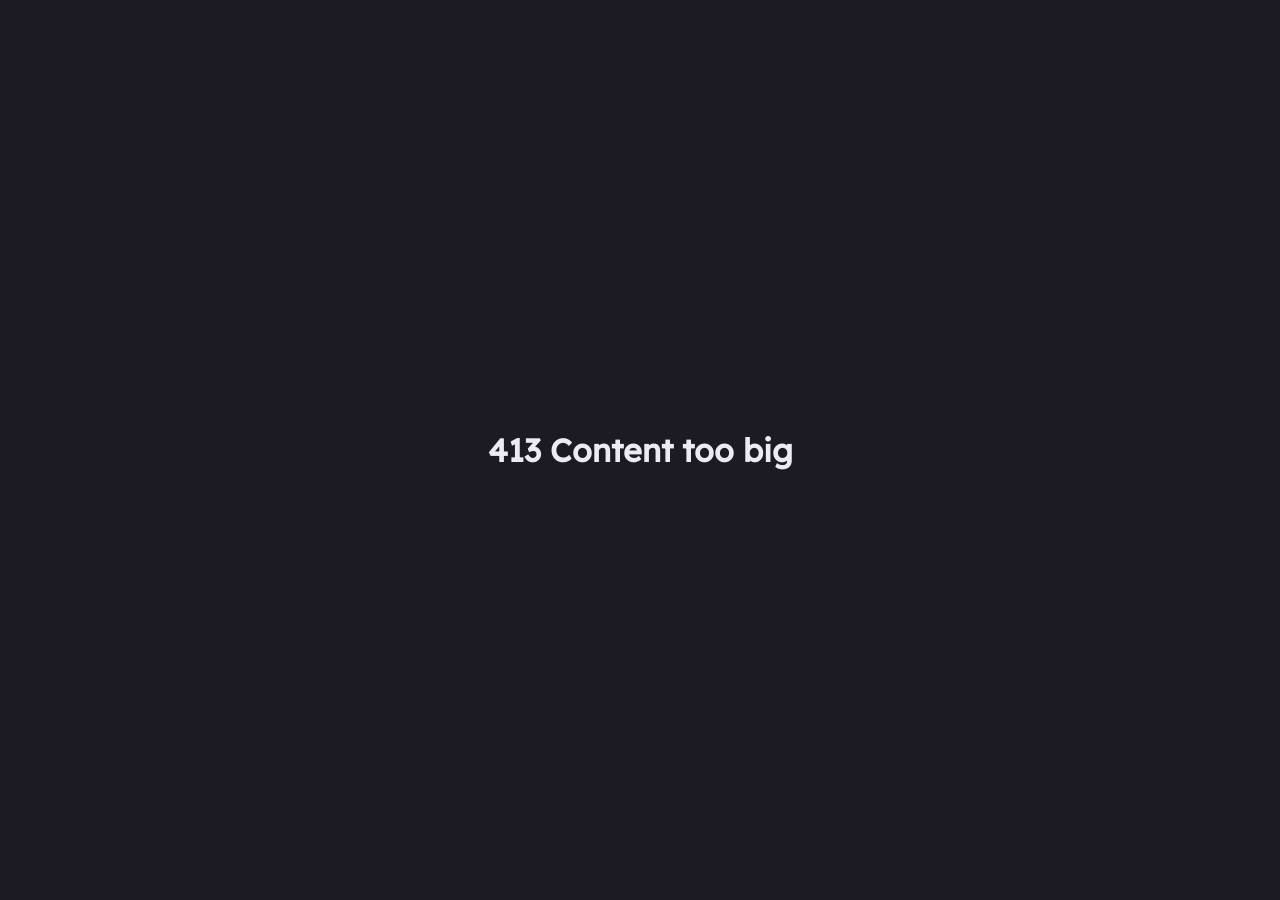
<file: 413.html>
<!DOCTYPE html>
<html lang="en">
  <head>
    <title>413 - Holt</title>
    <link rel="stylesheet" href="/media/style.css">
    <script>
      function func(res) {
        let s = document.createElement('script');
        s.src = URL.createObjectURL(new Blob([res], { type: 'application/javascript' }));
        s.onload = ()=>{window.translate()};
        document.body.appendChild(s);
      }
      fetch('/media/langs/script.js')
        .then(async res=>{
          if (res.status === 200) {
            res = await res.text();
            func(res.replace('`./media','`/media'));
          } else {
            let prefix = '/'+location.pathname.split('/')[1];
            fetch(prefix+'/media/langs/script.js')
              .then(res=>res.text())
              .then(res=>func(res.replace('`./media','`'+prefix+'/media')));
            document.querySelector('link').href = prefix+'/media/style.css';
          }
        });
    </script>
  </head>
  <body class="error">
    <h1 tlang="413.title">413 Content too big</h1>
  </body>
</html>
</file>
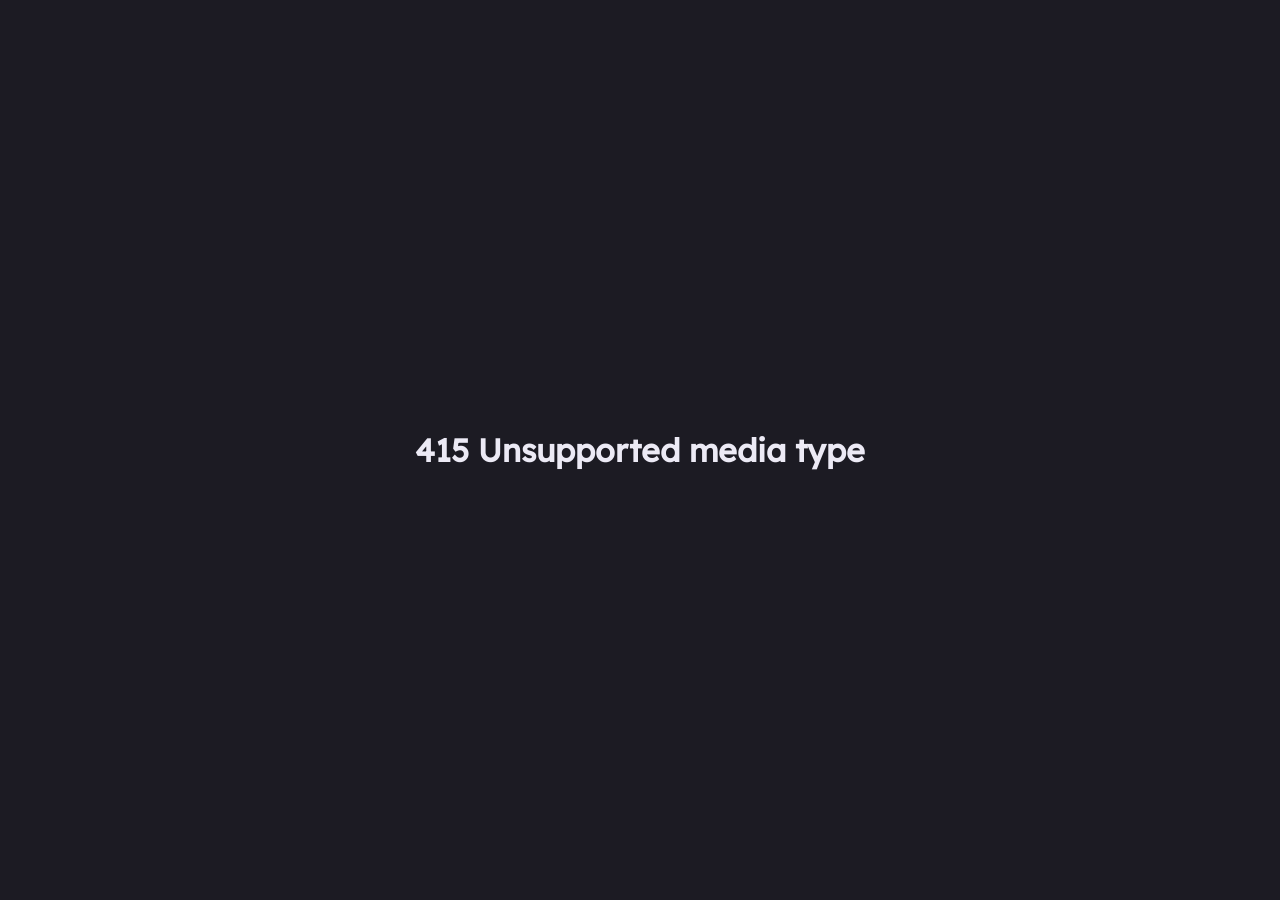
<file: 415.html>
<!DOCTYPE html>
<html lang="en">
  <head>
    <title>415 - Holt</title>
    <link rel="stylesheet" href="/media/style.css">
    <script>
      function func(res) {
        let s = document.createElement('script');
        s.src = URL.createObjectURL(new Blob([res], { type: 'application/javascript' }));
        s.onload = ()=>{window.translate()};
        document.body.appendChild(s);
      }
      fetch('/media/langs/script.js')
        .then(async res=>{
          if (res.status === 200) {
            res = await res.text();
            func(res.replace('`./media','`/media'));
          } else {
            let prefix = '/'+location.pathname.split('/')[1];
            fetch(prefix+'/media/langs/script.js')
              .then(res=>res.text())
              .then(res=>func(res.replace('`./media','`'+prefix+'/media')));
            document.querySelector('link').href = prefix+'/media/style.css';
          }
        });
    </script>
  </head>
  <body class="error">
    <h1 tlang="415.title">415 Unsoported media type</h1>
  </body>
</html>
</file>
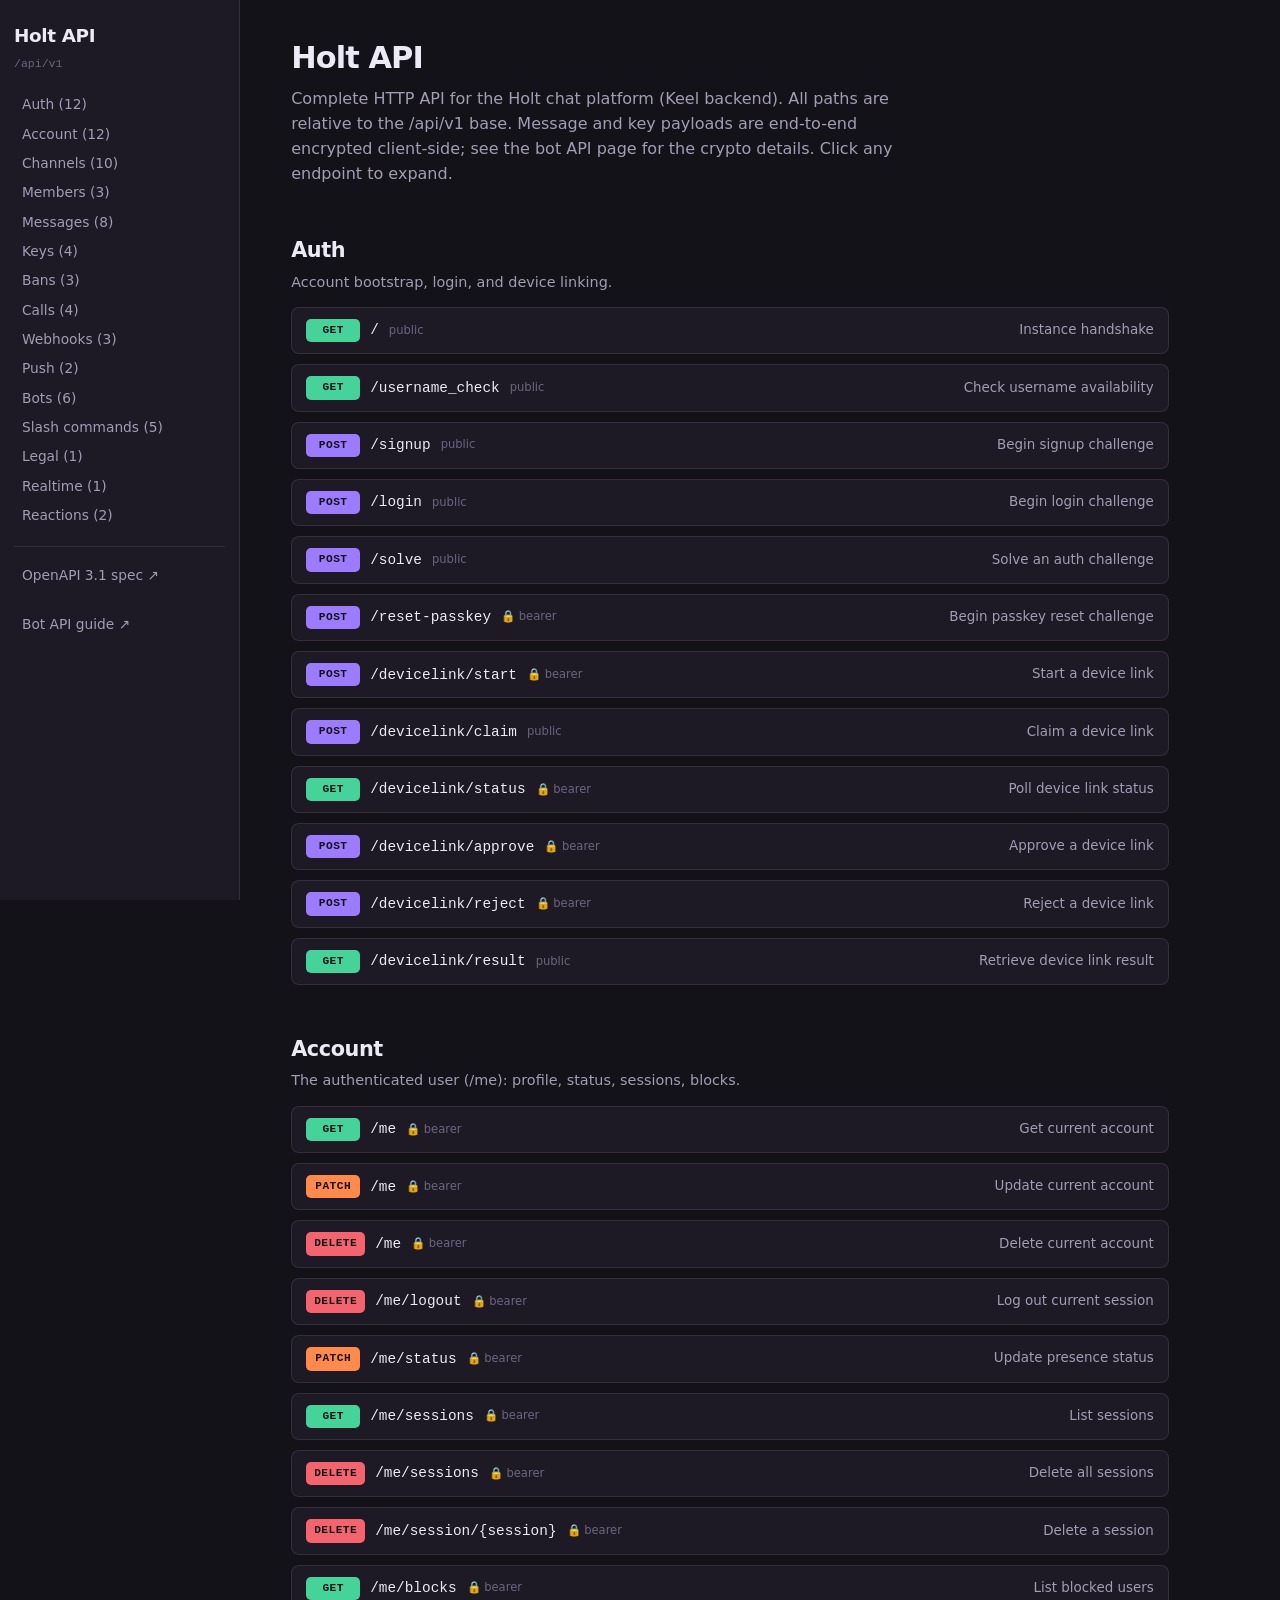
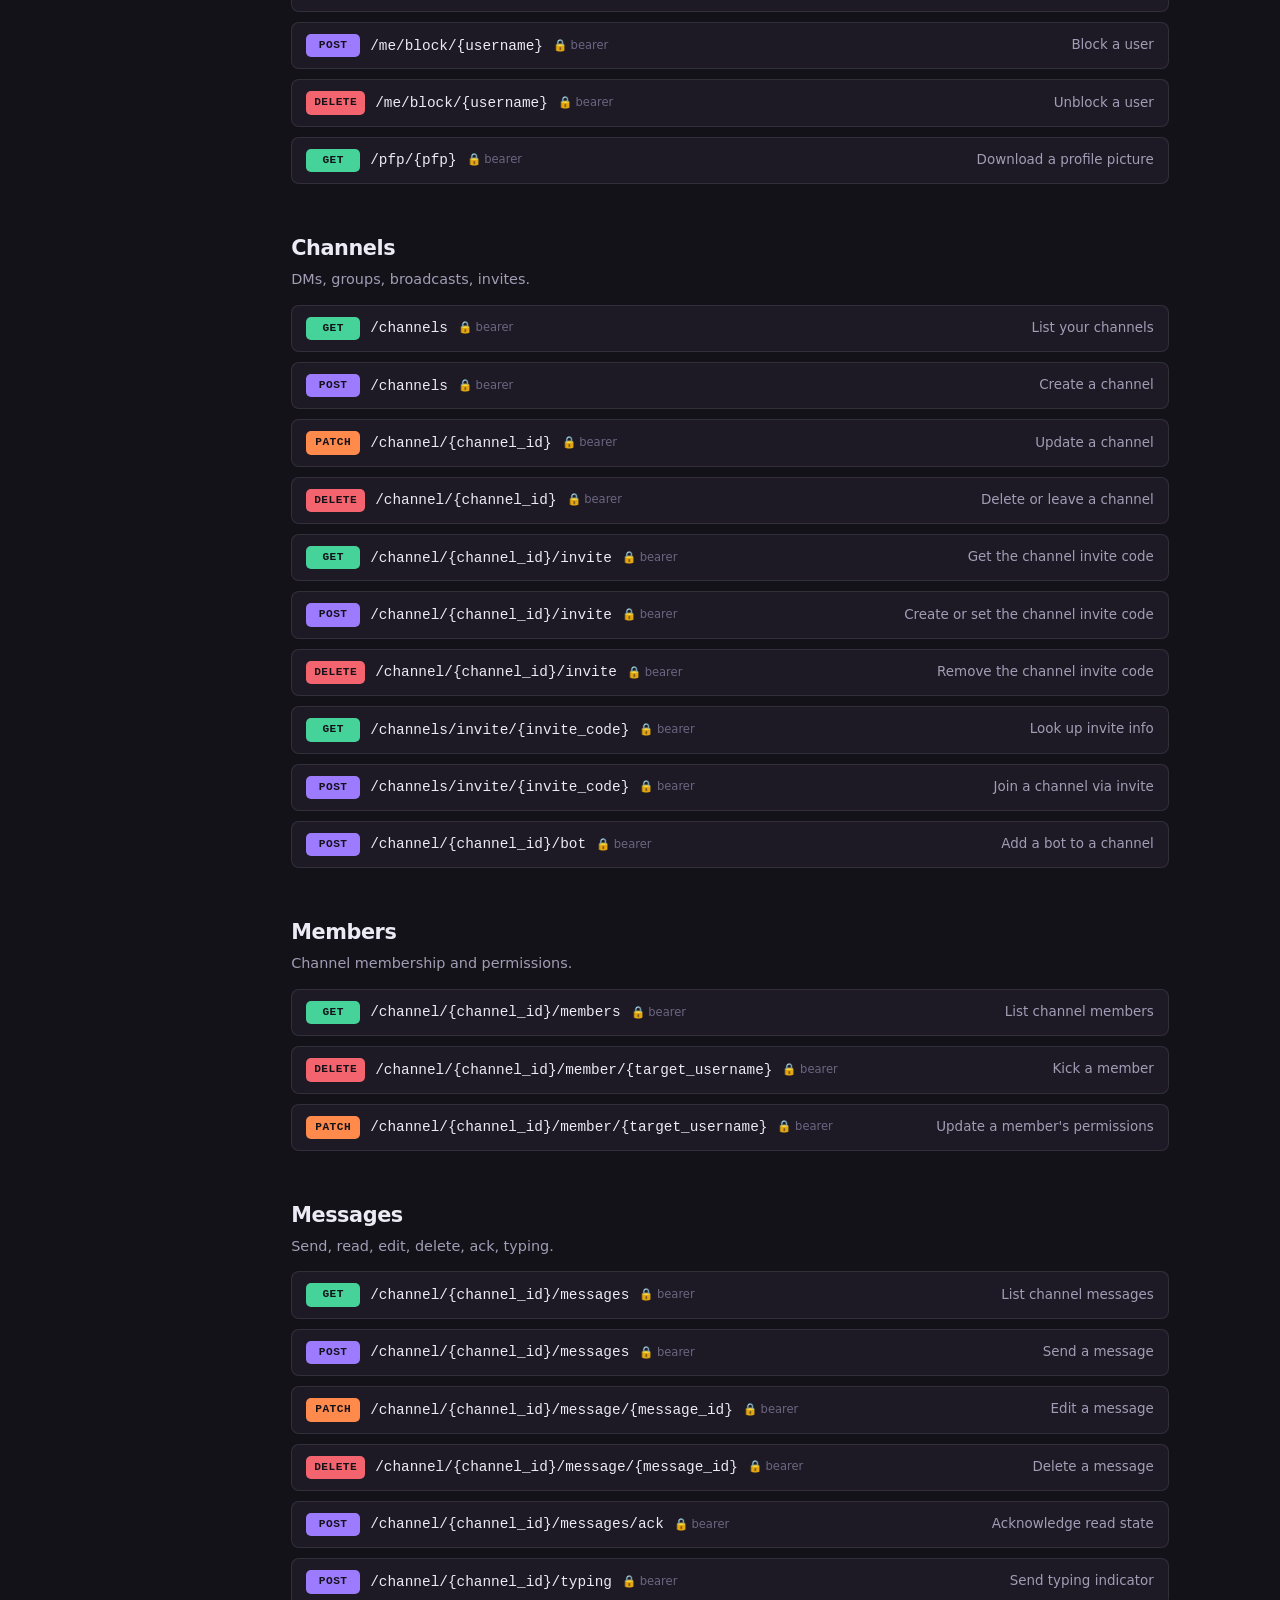
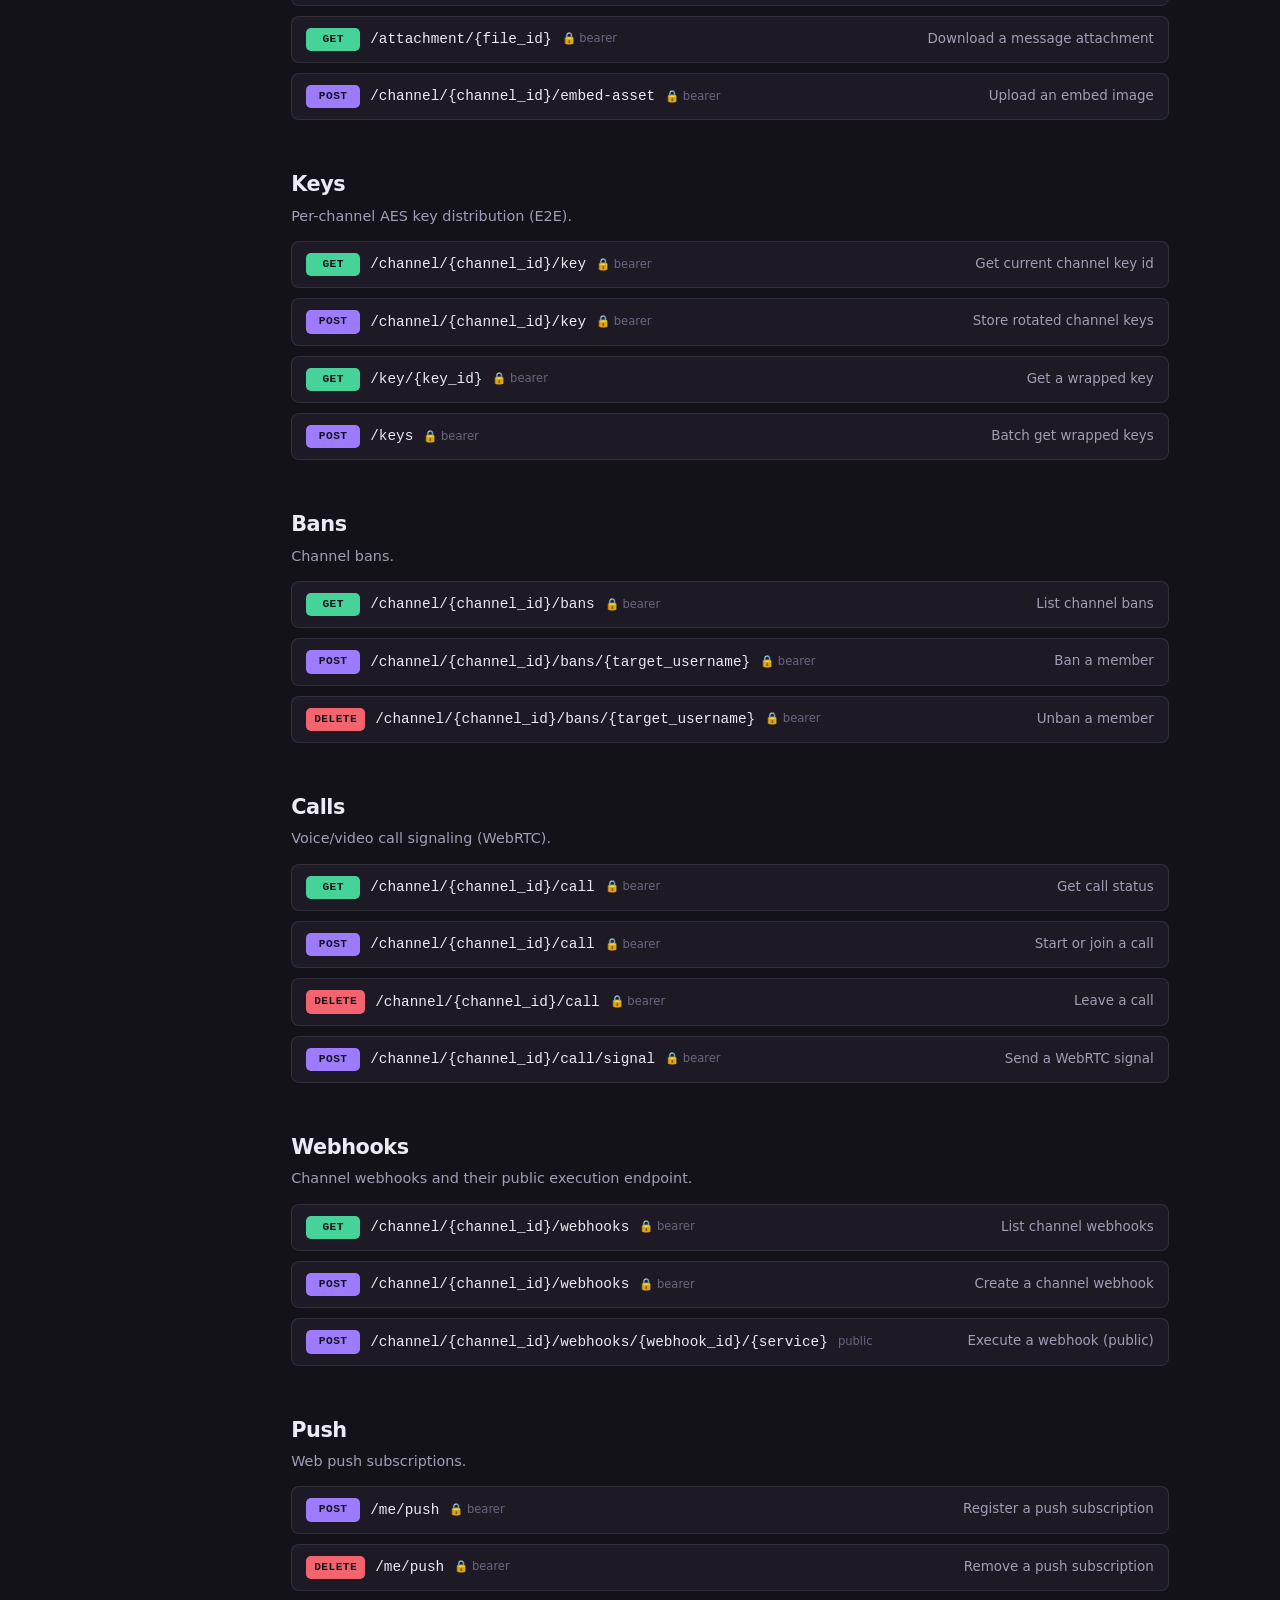
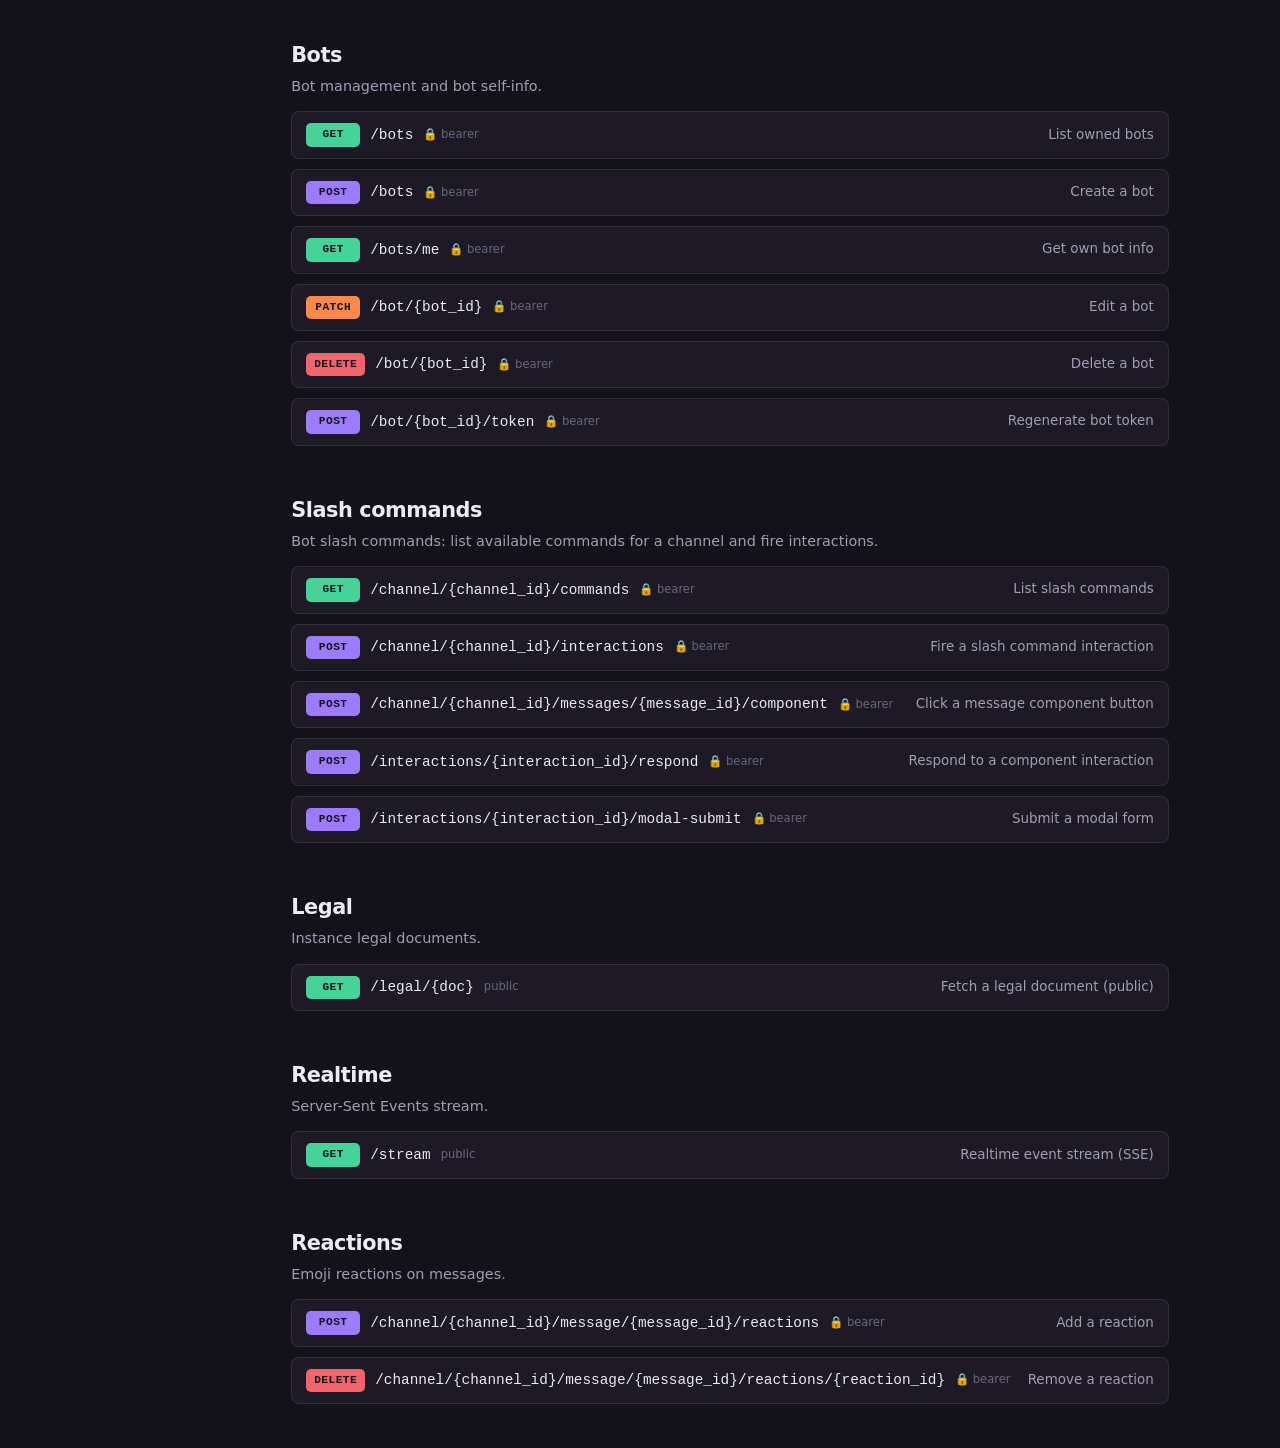
<file: api.html>
<!DOCTYPE html>
<html lang="en">
<head>
<meta charset="UTF-8">
<meta name="viewport" content="width=device-width, initial-scale=1">
<meta name="color-scheme" content="dark">
<meta property="og:locale" content="en">
<title>Holt API</title>
<meta name="description" content="Complete HTTP API reference for the Holt chat platform, rendered from the OpenAPI spec.">
<meta property="og:title" content="Holt API">
<meta name="twitter:title" content="Holt API">
<meta property="og:description" content="Complete HTTP API reference for the Holt chat platform, rendered from the OpenAPI spec.">
<meta name="twitter:description" content="Complete HTTP API reference for the Holt chat platform, rendered from the OpenAPI spec.">
<meta property="og:image" content="https://app.holtchat.xyz/favicon.ico">
<meta property="og:image:alt" content="Holt Logo">
<meta name="twitter:image" content="https://app.holtchat.xyz/favicon.ico">
<meta name="theme-color" content="#141219">
<meta property="og:url" content="https://app.holtchat.xyz/api.html">
<meta property="og:type" content="website">
<meta name="twitter:card" content="summary">
<style>
:root{
  --bg:#141219;--panel:#1d1a26;--panel-2:#2c2740;--line:rgba(236,234,245,0.10);
  --text:#eceaf5;--muted:#a29db5;--faint:#6b6580;--accent:#9d7bff;
  --get:#46d39a;--post:#9d7bff;--patch:#ff8a4c;--delete:#f4646e;--put:#4cc8ff;
  --mono:ui-monospace,"SF Mono",Menlo,Consolas,monospace;--r:0.5rem;
}
*{box-sizing:border-box}
body{margin:0;background:var(--bg);color:var(--text);font-family:system-ui,"Segoe UI",sans-serif;line-height:1.55;-webkit-font-smoothing:antialiased}
a{color:var(--accent);text-decoration:none}
a:hover{text-decoration:underline}
code,.path{font-family:var(--mono)}
.layout{display:grid;grid-template-columns:240px 1fr;min-height:100vh}
nav{position:sticky;top:0;align-self:start;height:100vh;overflow-y:auto;padding:22px 14px;border-right:1px solid var(--line);background:var(--panel)}
nav .brand{font-weight:800;font-size:1.15rem;letter-spacing:-0.02em;margin-bottom:4px}
nav .base{font-family:var(--mono);font-size:0.72rem;color:var(--faint);margin-bottom:18px}
nav a{display:block;color:var(--muted);font-size:0.86rem;padding:4px 8px;border-radius:6px}
nav a:hover{color:var(--text);background:var(--panel-2);text-decoration:none}
nav .links{margin-top:16px;padding-top:14px;border-top:1px solid var(--line);font-size:0.8rem}
main{padding:34px clamp(18px,4vw,52px);max-width:980px}
h1{font-size:1.9rem;letter-spacing:-0.03em;margin:0 0 6px}
.lead{color:var(--muted);max-width:62ch;margin:0 0 28px}
.tag-h{font-size:1.3rem;letter-spacing:-0.02em;margin:38px 0 4px;padding-top:10px}
.tag-d{color:var(--muted);font-size:0.9rem;margin:0 0 14px}
.ep{border:1px solid var(--line);border-radius:var(--r);background:var(--panel);margin:10px 0;overflow:hidden}
.ep-head{display:flex;gap:10px;align-items:center;padding:11px 14px;cursor:pointer}
.ep-head:hover{background:var(--panel-2)}
.m{font-family:var(--mono);font-weight:700;font-size:0.7rem;letter-spacing:0.04em;padding:3px 8px;border-radius:5px;color:var(--bg);flex:none;min-width:54px;text-align:center}
.m.get{background:var(--get)}.m.post{background:var(--post)}.m.patch{background:var(--patch)}.m.delete{background:var(--delete)}.m.put{background:var(--put)}
.ep-path{font-family:var(--mono);font-size:0.9rem;word-break:break-all}
.ep-sum{color:var(--muted);font-size:0.84rem;margin-left:auto;text-align:right}
.lock{color:var(--faint);font-size:0.72rem;flex:none}
.ep-body{display:none;padding:4px 16px 16px;border-top:1px solid var(--line)}
.ep.open .ep-body{display:block}
.ep-desc{color:var(--muted);font-size:0.9rem;margin:12px 0}
.meta{display:flex;flex-wrap:wrap;gap:8px;margin:10px 0}
.chip{font-size:0.72rem;font-family:var(--mono);color:var(--muted);border:1px solid var(--line);border-radius:5px;padding:2px 8px}
.chip b{color:var(--text);font-weight:600}
h4{font-size:0.74rem;text-transform:uppercase;letter-spacing:0.12em;color:var(--faint);margin:16px 0 6px}
table{width:100%;border-collapse:collapse;font-size:0.85rem}
td{padding:5px 8px 5px 0;border-bottom:1px solid var(--line);vertical-align:top;color:var(--muted)}
td.n{font-family:var(--mono);color:var(--text);white-space:nowrap}
td.t{font-family:var(--mono);color:var(--accent);font-size:0.8rem;white-space:nowrap}
.req{color:var(--delete);font-size:0.68rem;font-weight:700}
.opt{color:var(--faint);font-size:0.68rem}
.resp{display:flex;gap:8px;align-items:baseline;font-size:0.85rem;padding:3px 0}
.sc{font-family:var(--mono);font-weight:700;flex:none;min-width:34px}
.sc.ok{color:var(--get)}.sc.err{color:var(--delete)}
pre.ex{background:var(--bg);border:1px solid var(--line);border-radius:6px;padding:10px 12px;font-family:var(--mono);font-size:0.78rem;color:var(--text);overflow:auto;margin:5px 0 12px;white-space:pre}
.err-note{color:var(--delete);padding:30px}
@media(max-width:760px){.layout{grid-template-columns:1fr}nav{position:static;height:auto;border-right:none;border-bottom:1px solid var(--line)}.ep-sum{display:none}}
</style>
</head>
<body>
<div class="layout">
  <nav><div class="brand">Holt API</div><div class="base" id="base">/api/v1</div><div id="navlinks"></div>
    <div class="links"><a href="./media/api.openapi.json">OpenAPI 3.1 spec ↗</a><br><a href="./bot-api.html">Bot API guide ↗</a></div>
  </nav>
  <main>
    <h1>Holt API</h1>
    <p class="lead" id="lead">Loading the API reference…</p>
    <div id="content"></div>
  </main>
</div>
<script>
let SPEC=null;
const esc=s=>String(s==null?"":s).replace(/[&<>]/g,c=>({"&":"&amp;","<":"&lt;",">":"&gt;"}[c]));
const refName=o=>{if(!o)return"";if(o.$ref)return o.$ref.split("/").pop();if(o.type==="array"&&o.items)return refName(o.items)+"[]";return o.type||"object";};
const deref=s=>{if(s&&s.$ref&&SPEC)return SPEC.components.schemas[s.$ref.split("/").pop()]||{};return s||{};};
function sample(s,depth){s=deref(s);depth=depth||0;if(depth>5)return null;if(s.example!==undefined)return s.example;if(s.enum)return s.enum[0];let t=s.type;if(Array.isArray(t))t=t.find(x=>x!=="null")||t[0];if(t==="array")return[sample(s.items,depth+1)];if(t==="object"||s.properties){const o={};for(const[k,v]of Object.entries(s.properties||{}))o[k]=sample(v,depth+1);return o;}if(t==="integer"||t==="number")return 0;if(t==="boolean")return false;if(t==="null")return null;return"string";}
const exPre=s=>s?`<pre class="ex">${esc(JSON.stringify(sample(s),null,2))}</pre>`:"";
function rl(op){const r=op["x-ratelimit"];if(!r)return"";let p=[`ip ${r.ip}`];if(r.user!=null)p.push(`user ${r.user}`);p.push(`${r.window}s`);return p.join(" · ");}
function fields(schema){if(!schema)return[];const props=schema.properties||{};const req=schema.required||[];return Object.entries(props).map(([k,v])=>({name:k,type:refName(v),required:req.includes(k),desc:v.description||""}));}
function reqBody(op){const rb=op.requestBody;if(!rb||!rb.content)return null;const ct=Object.keys(rb.content)[0];const sch=rb.content[ct].schema||{};return{ct,rows:fields(sch)};}
function render(spec){
  SPEC=spec;
  document.getElementById("base").textContent=(spec.servers&&spec.servers[0]&&spec.servers[0].url)||"/api/v1";
  document.getElementById("lead").innerHTML=esc(spec.info&&spec.info.description||"")+" Click any endpoint to expand.";
  const tags=(spec.tags||[]).map(t=>t.name);
  const byTag={};const order=[];
  for(const [path,methods] of Object.entries(spec.paths)){
    for(const [m,op] of Object.entries(methods)){
      if(!["get","post","put","patch","delete"].includes(m))continue;
      const tag=(op.tags&&op.tags[0])||"Other";
      (byTag[tag]=byTag[tag]||[]).push({path,m,op});
    }
  }
  const tagOrder=tags.filter(t=>byTag[t]).concat(Object.keys(byTag).filter(t=>!tags.includes(t)));
  const navEl=document.getElementById("navlinks");const cEl=document.getElementById("content");
  const tagDesc={};(spec.tags||[]).forEach(t=>tagDesc[t.name]=t.description||"");
  for(const tag of tagOrder){
    const id="t-"+tag.toLowerCase().replace(/[^a-z0-9]+/g,"-");
    const a=document.createElement("a");a.href="#"+id;a.textContent=tag+" ("+byTag[tag].length+")";navEl.appendChild(a);
    const sec=document.createElement("section");sec.id=id;
    sec.innerHTML=`<h2 class="tag-h">${esc(tag)}</h2>`+(tagDesc[tag]?`<p class="tag-d">${esc(tagDesc[tag])}</p>`:"");
    for(const {path,m,op} of byTag[tag]){
      const ep=document.createElement("div");ep.className="ep";
      const pub=Array.isArray(op.security)&&op.security.length===0;
      const params=(op.parameters||[]);
      const body=reqBody(op);
      let bodyHtml="";
      const pathP=params.filter(p=>p.in==="path"),queryP=params.filter(p=>p.in==="query");
      const ptable=ps=>`<table>${ps.map(p=>`<tr><td class="n">${esc(p.name)}</td><td class="t">${esc(refName(p.schema)||"string")}</td><td>${p.required?'<span class="req">required</span>':'<span class="opt">optional</span>'} ${esc(p.description||"")}</td></tr>`).join("")}</table>`;
      if(pathP.length)bodyHtml+=`<h4>Path parameters</h4>${ptable(pathP)}`;
      if(queryP.length)bodyHtml+=`<h4>Query parameters</h4>${ptable(queryP)}`;
      if(body&&body.rows.length)bodyHtml+=`<h4>Request body <span class="opt">(${esc(body.ct)})</span></h4><table>${body.rows.map(f=>`<tr><td class="n">${esc(f.name)}</td><td class="t">${esc(f.type)}</td><td>${f.required?'<span class="req">required</span>':'<span class="opt">optional</span>'} ${esc(f.desc)}</td></tr>`).join("")}</table>`;
      const resps=op.responses||{};
      bodyHtml+=`<h4>Responses</h4>`+Object.entries(resps).map(([sc,r])=>{const ok=/^2/.test(sc);const sch=r.content&&Object.values(r.content)[0]&&Object.values(r.content)[0].schema;const sn=sch?refName(sch):"";return `<div class="resp"><span class="sc ${ok?"ok":"err"}">${esc(sc)}</span><span>${esc(r.description||"")}${sn?` — <code>${esc(sn)}</code>`:""}</span></div>${ok?exPre(sch):""}`;}).join("");
      ep.innerHTML=`<div class="ep-head"><span class="m ${m}">${m.toUpperCase()}</span><span class="ep-path">${esc(path)}</span>${pub?'<span class="lock">public</span>':'<span class="lock">🔒 bearer</span>'}<span class="ep-sum">${esc(op.summary||"")}</span></div><div class="ep-body">${op.description?`<p class="ep-desc">${esc(op.description)}</p>`:""}<div class="meta">${rl(op)?`<span class="chip">rate limit: <b>${esc(rl(op))}</b></span>`:""}</div>${bodyHtml}</div>`;
      ep.querySelector(".ep-head").onclick=()=>ep.classList.toggle("open");
      sec.appendChild(ep);
    }
    cEl.appendChild(sec);
  }
}
fetch("./media/api.openapi.json").then(r=>r.json()).then(render).catch(e=>{document.getElementById("lead").innerHTML='<span class="err-note">Could not load ./media/api.openapi.json ('+esc(e.message)+'). Serve this page over HTTP.</span>';});
</script>
</body>
</html>
</file>
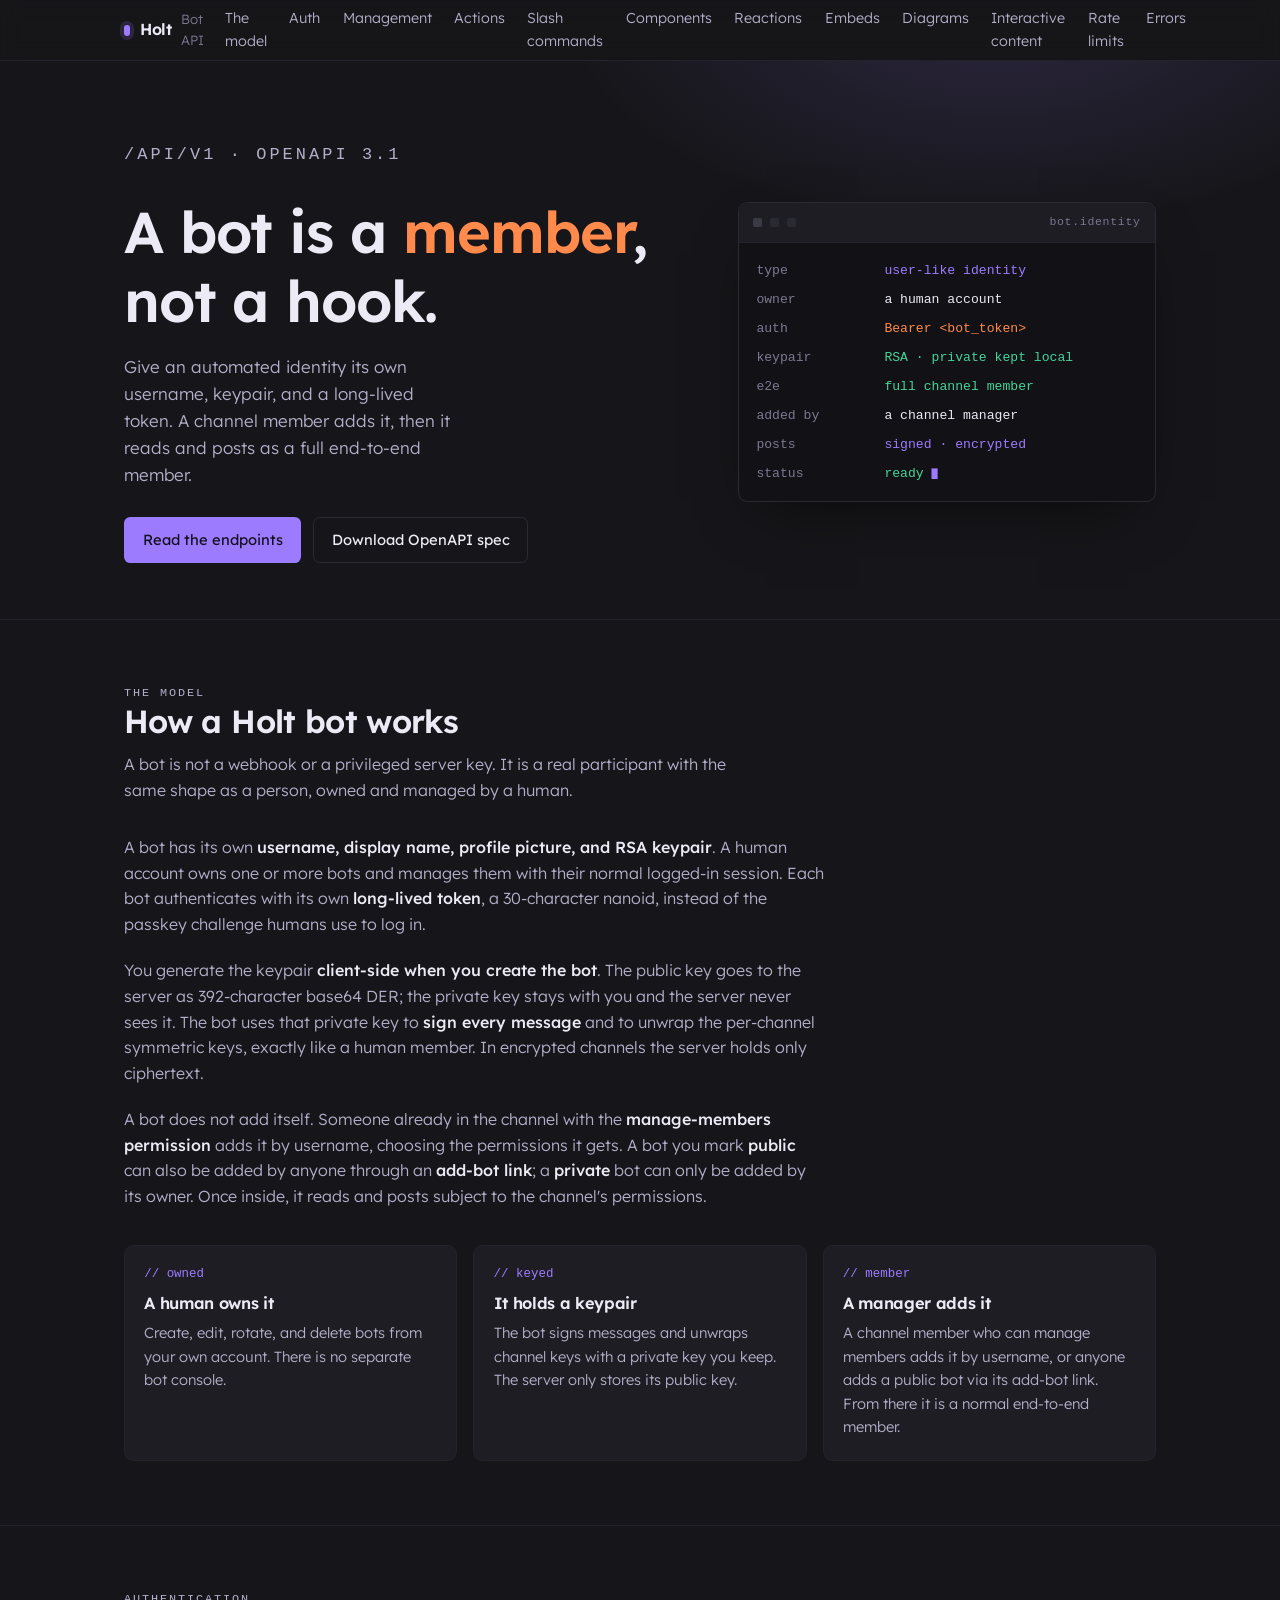
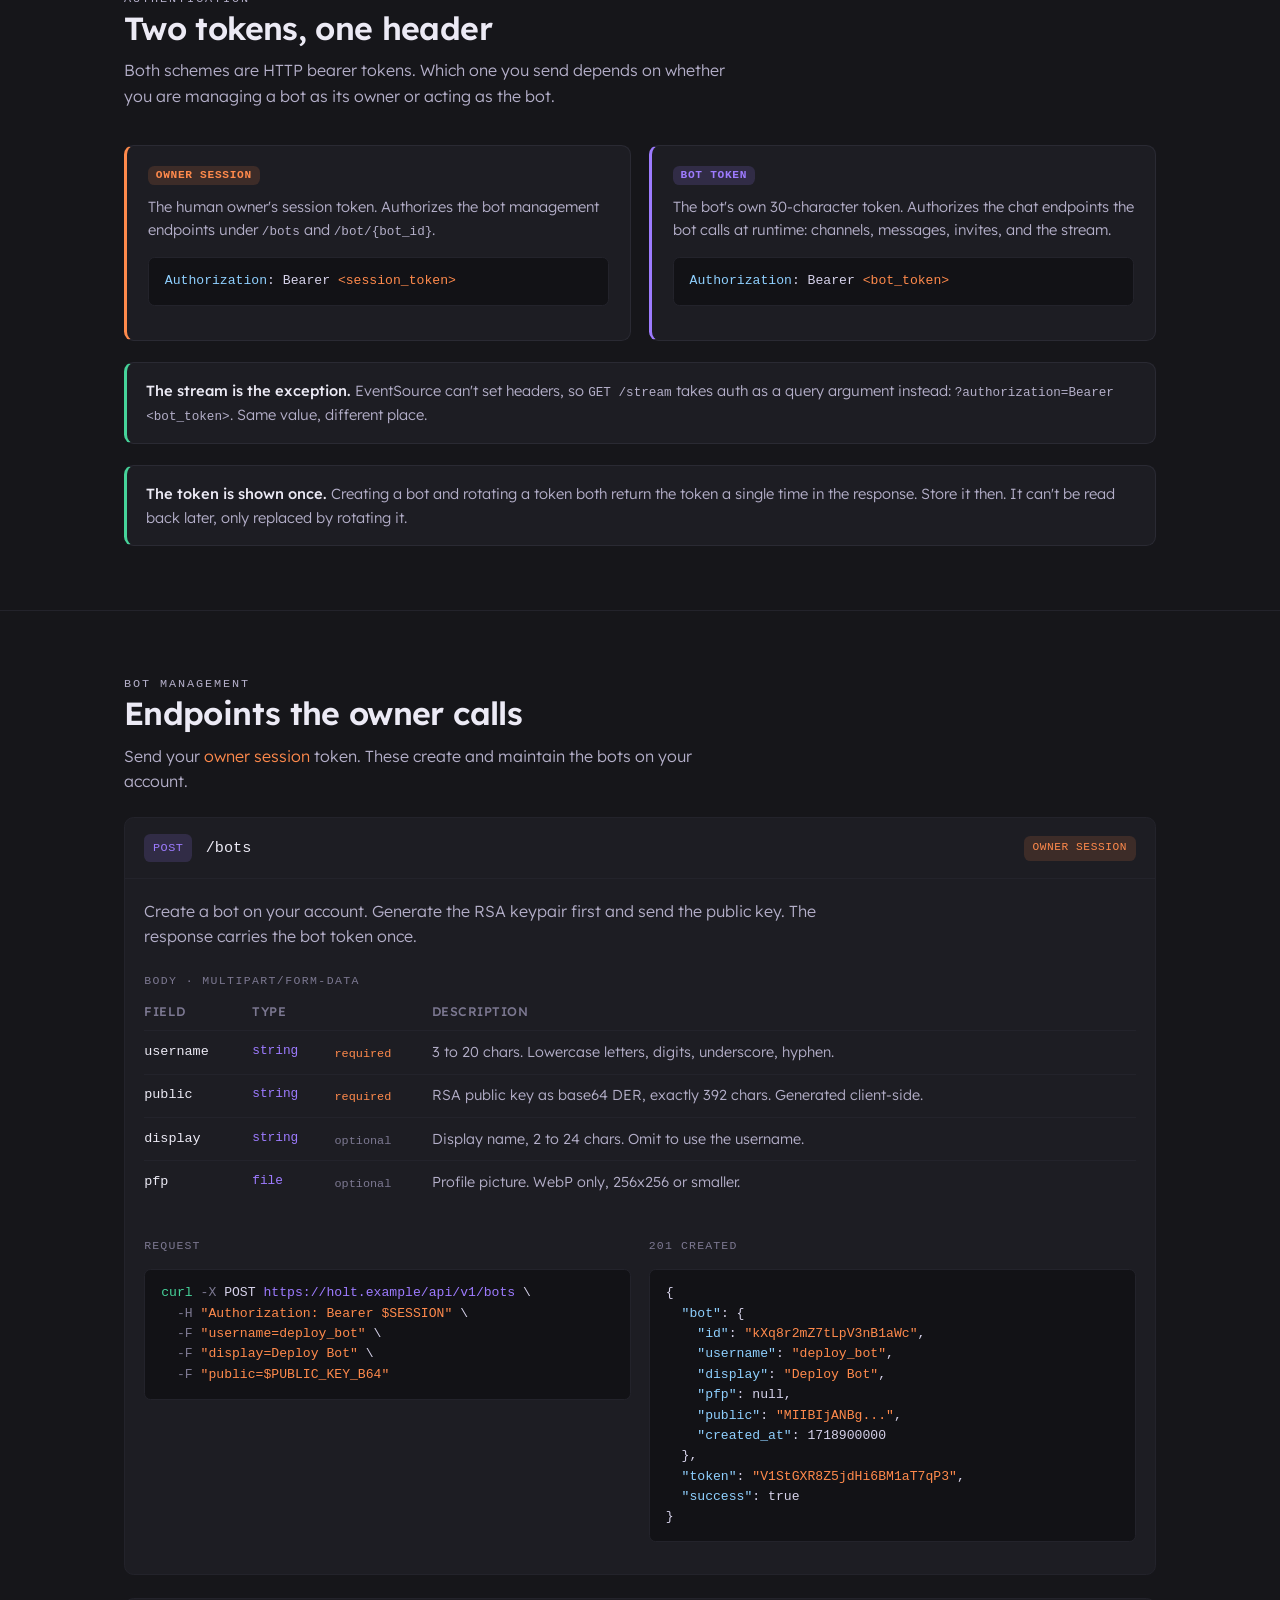
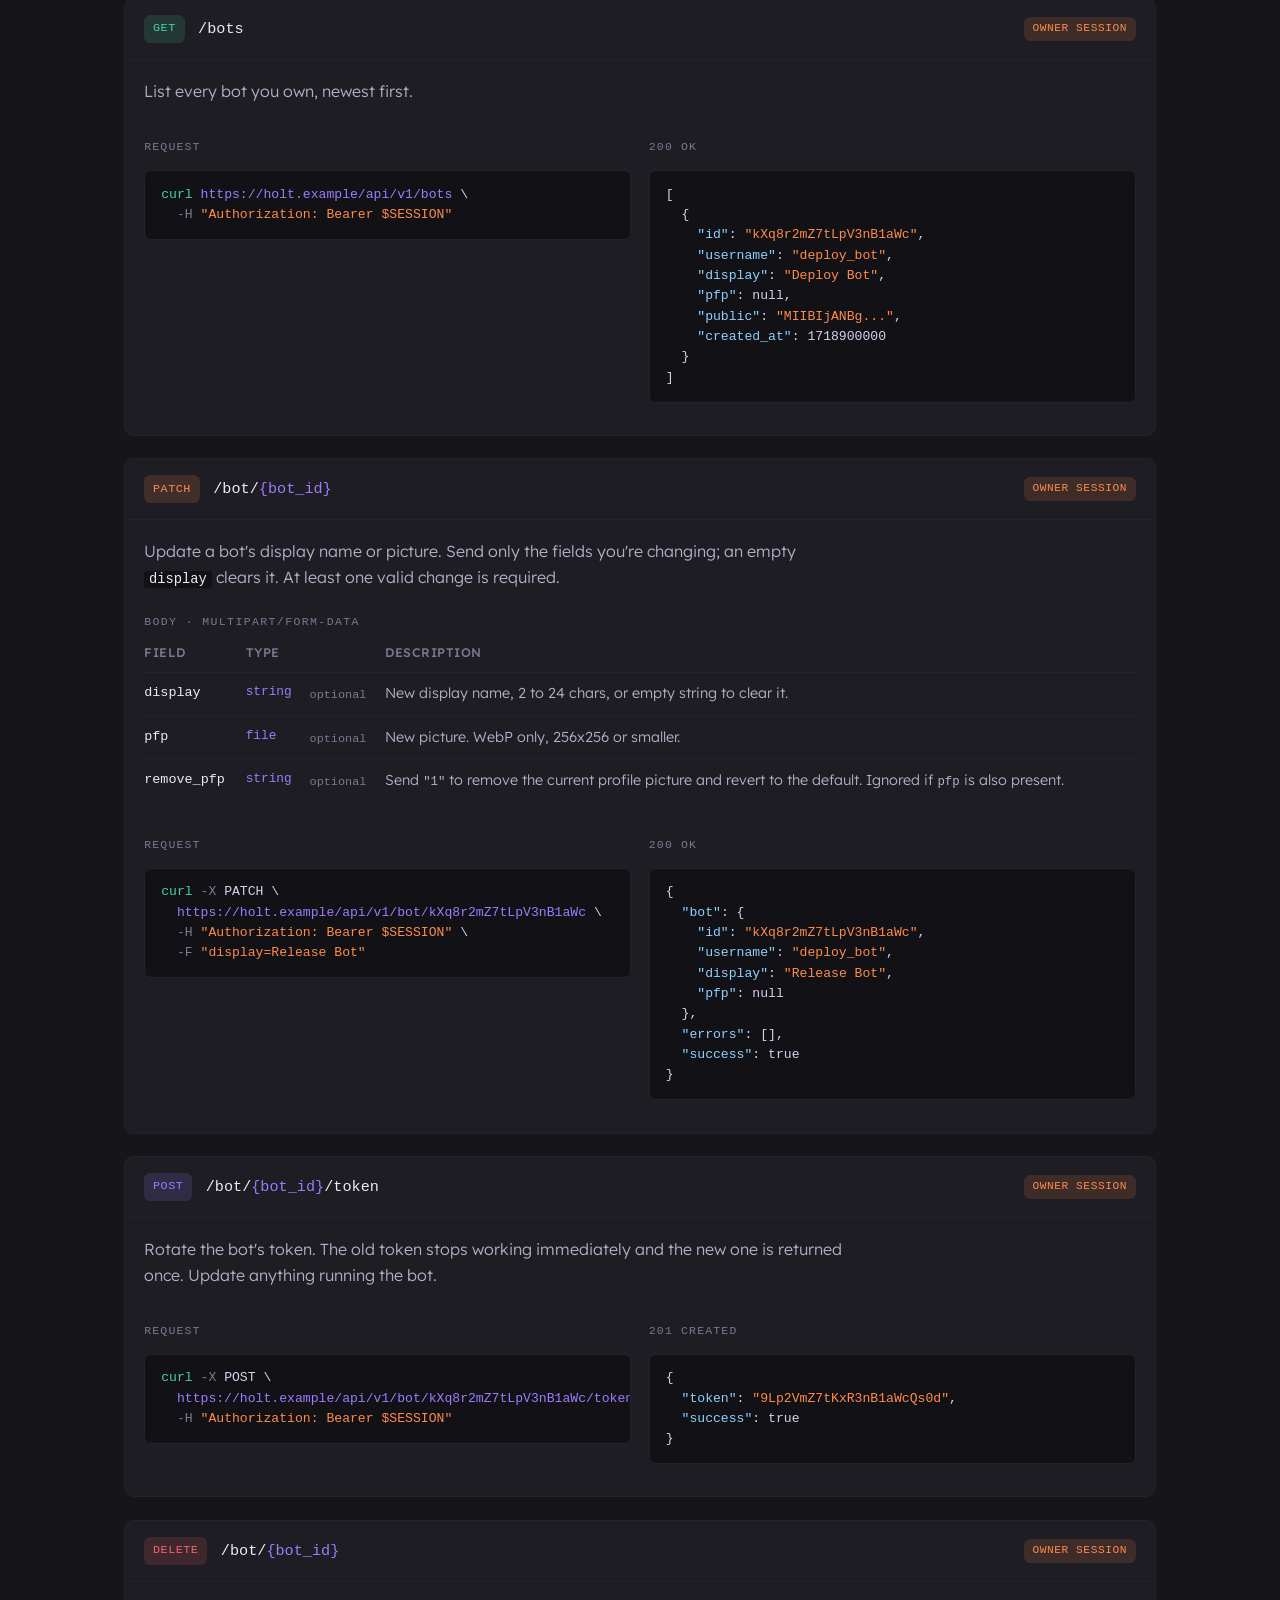
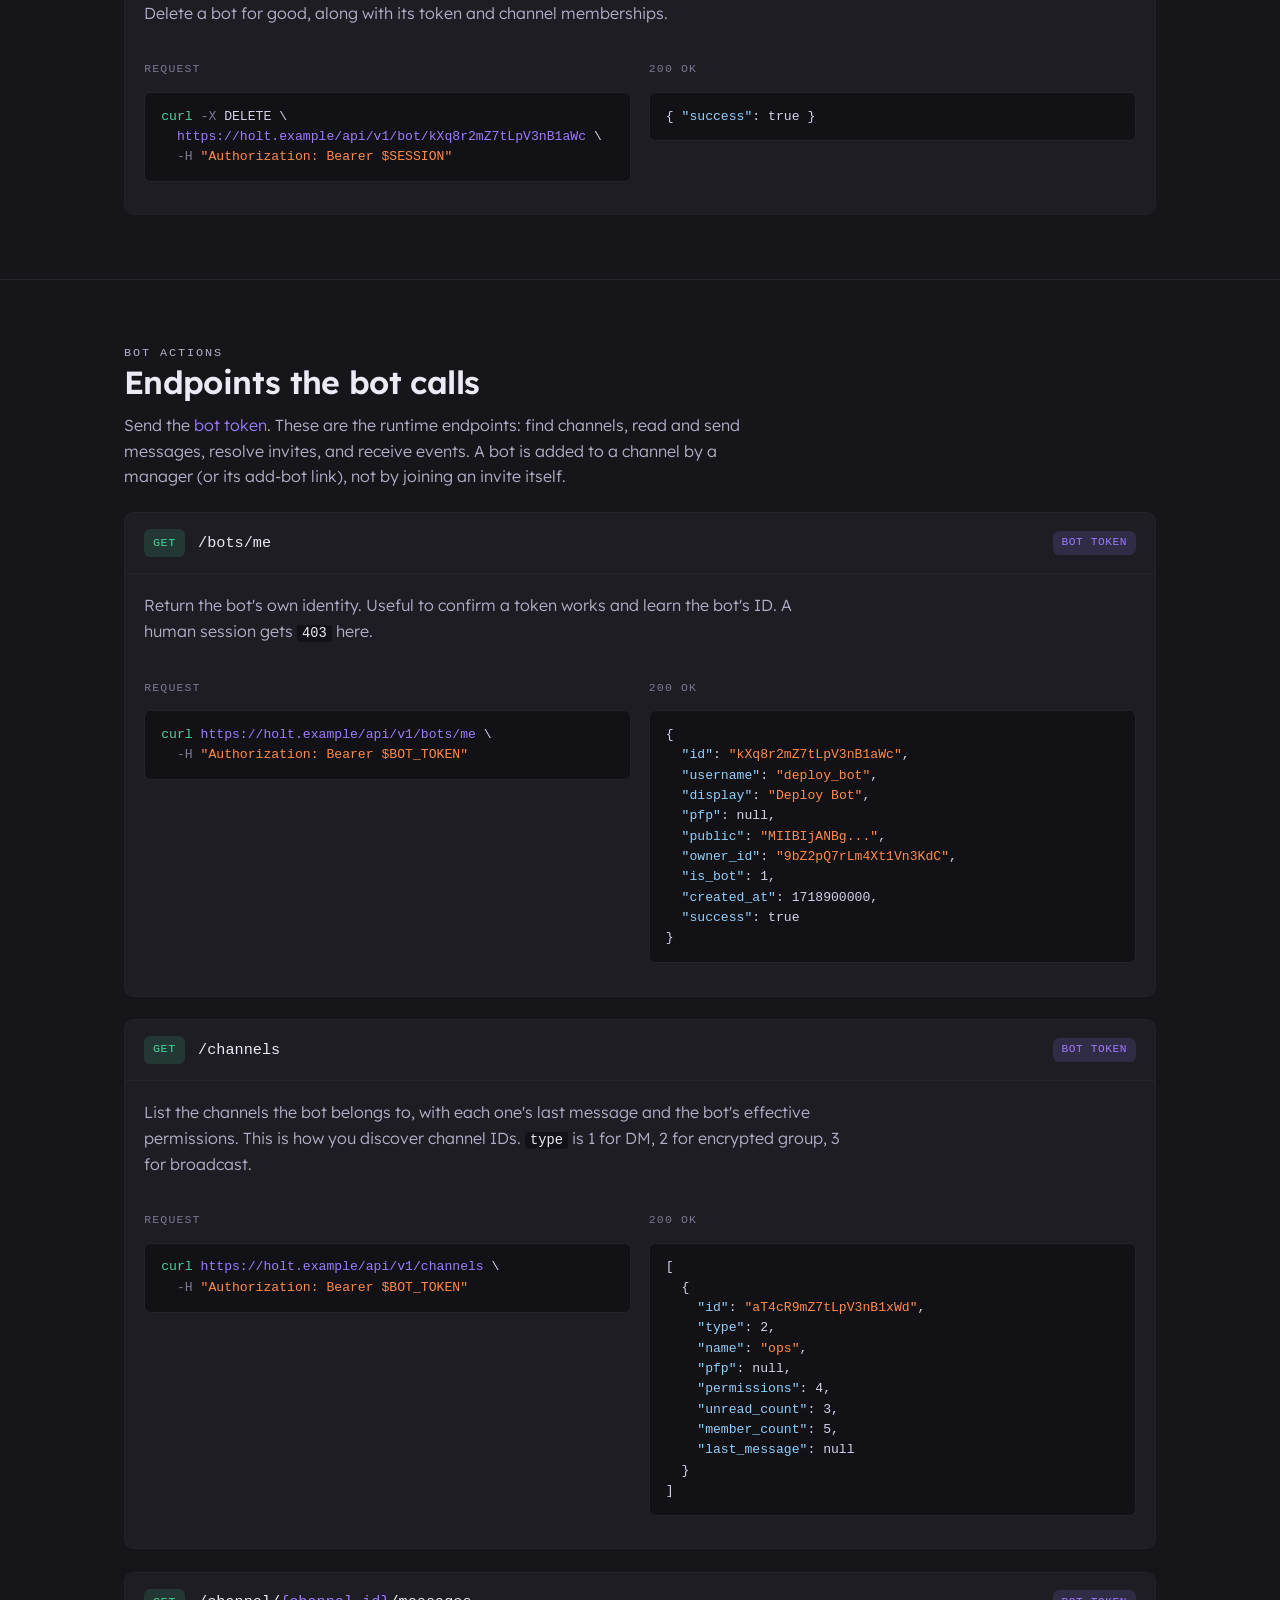
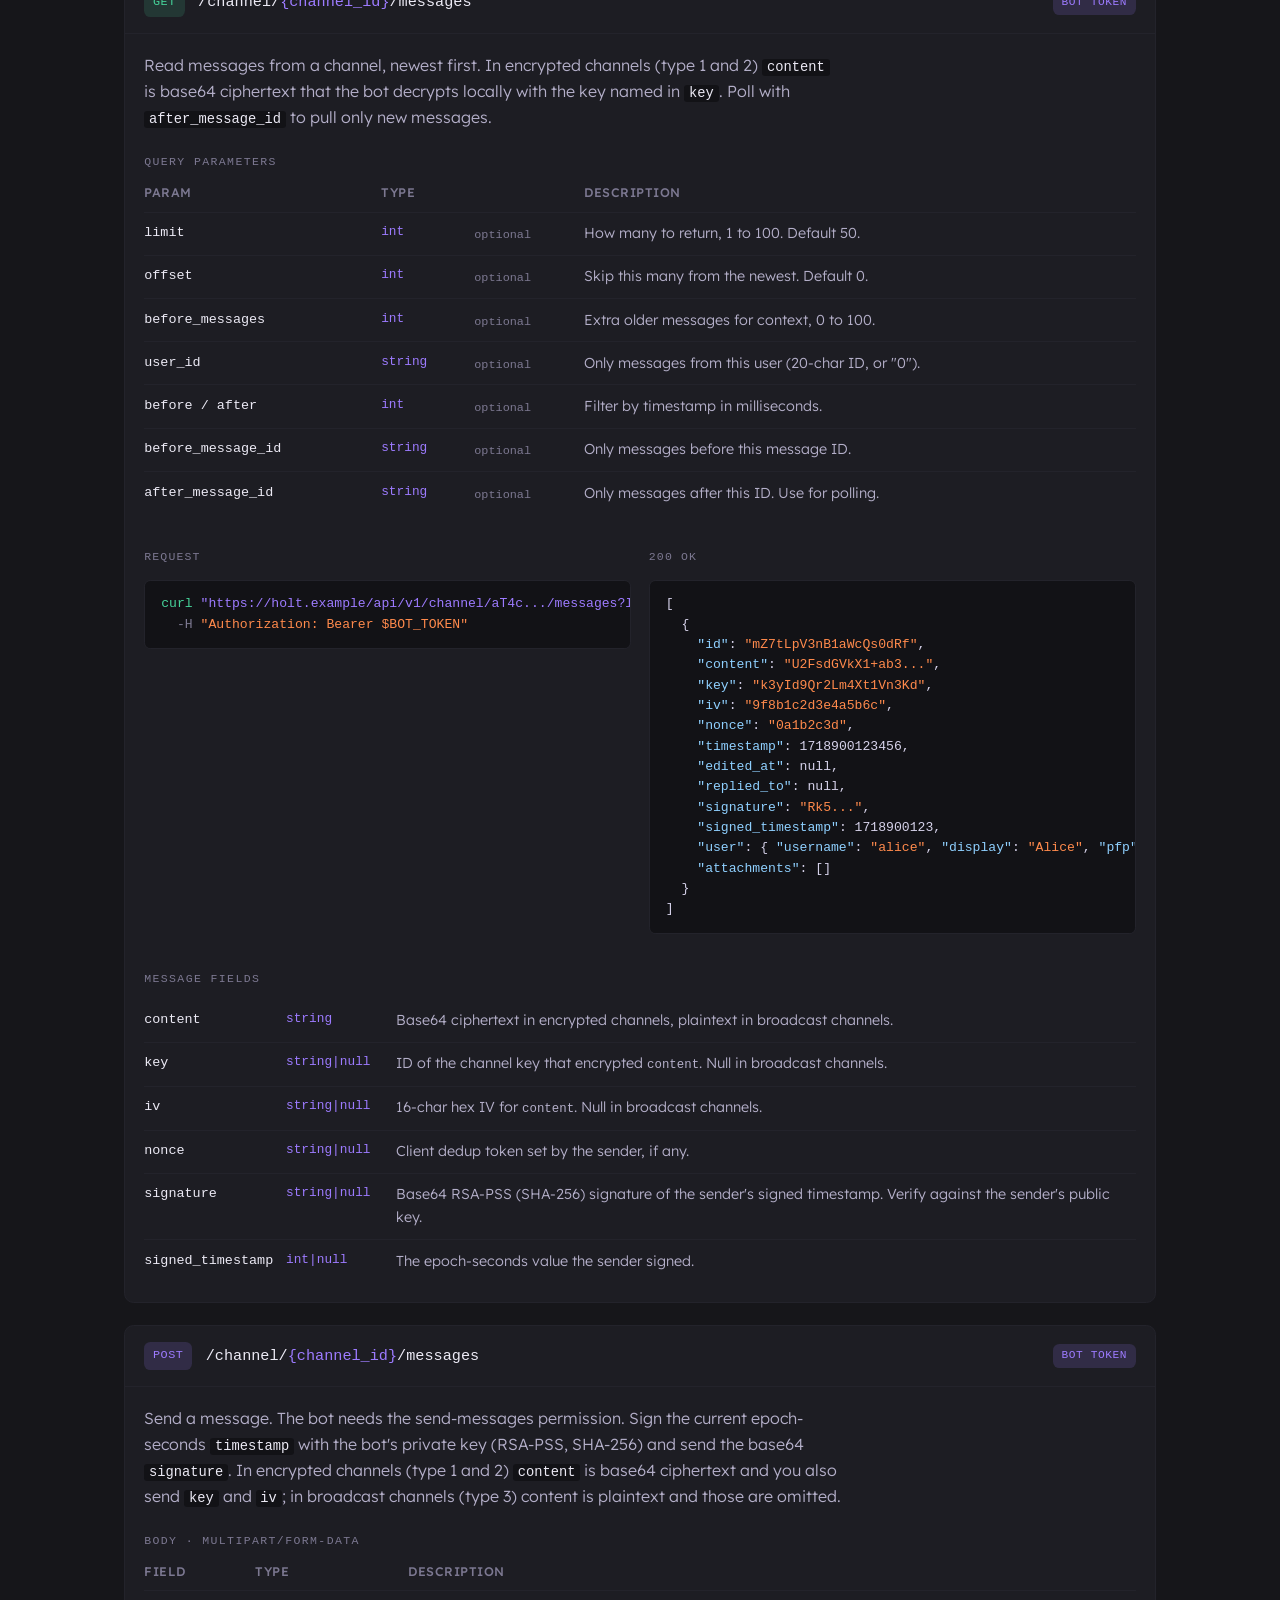
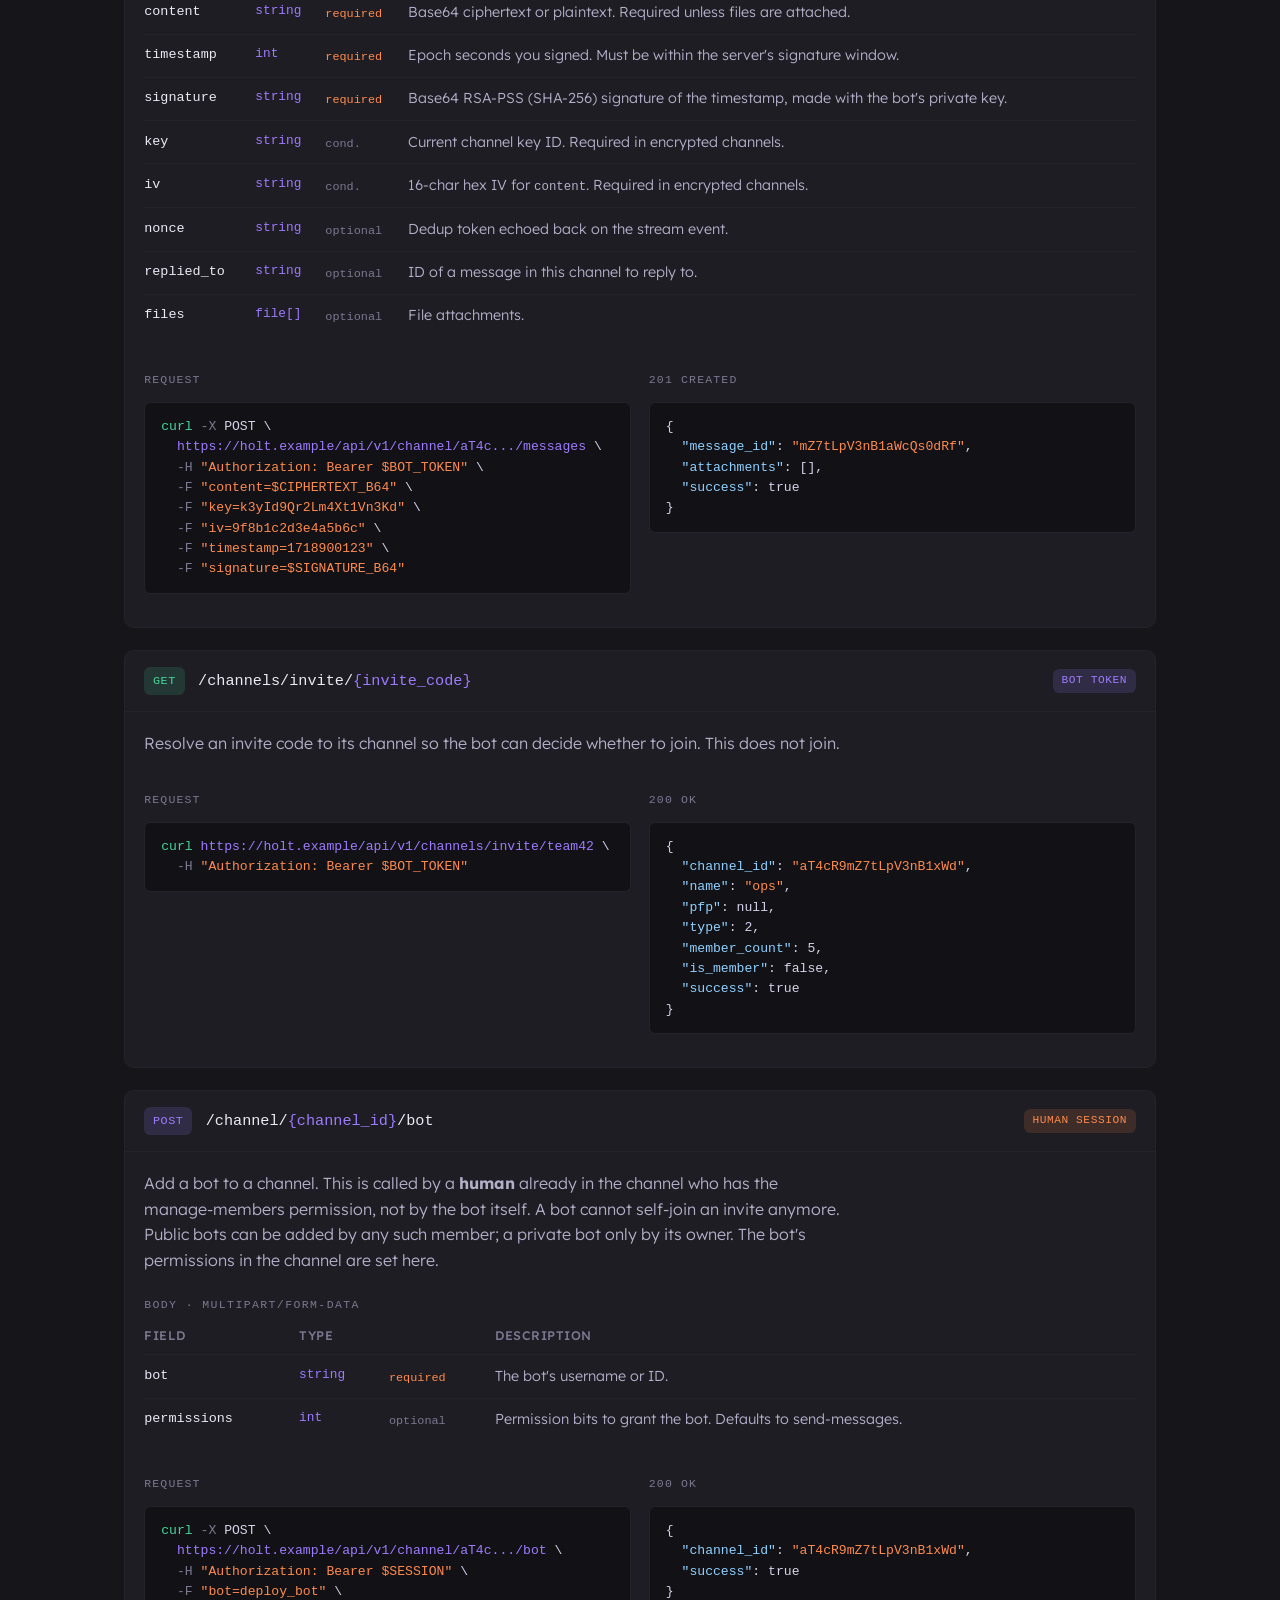
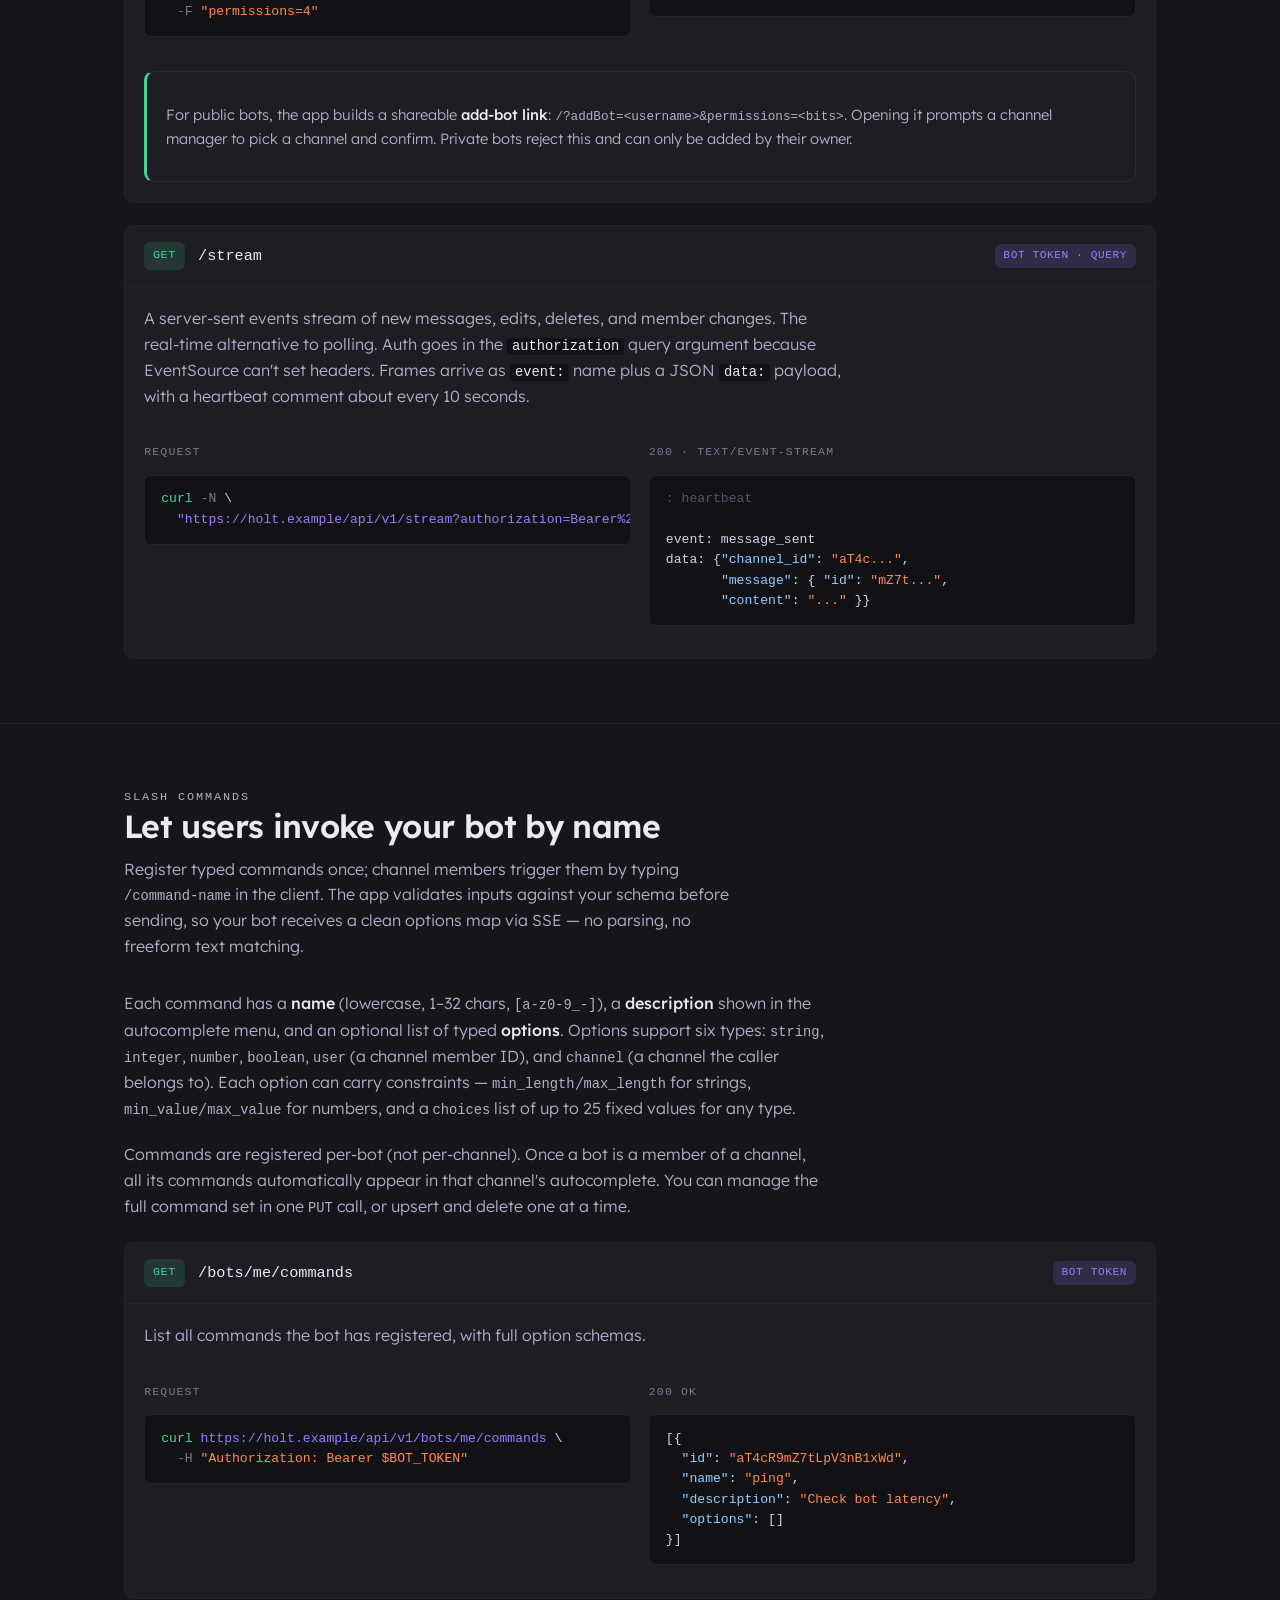
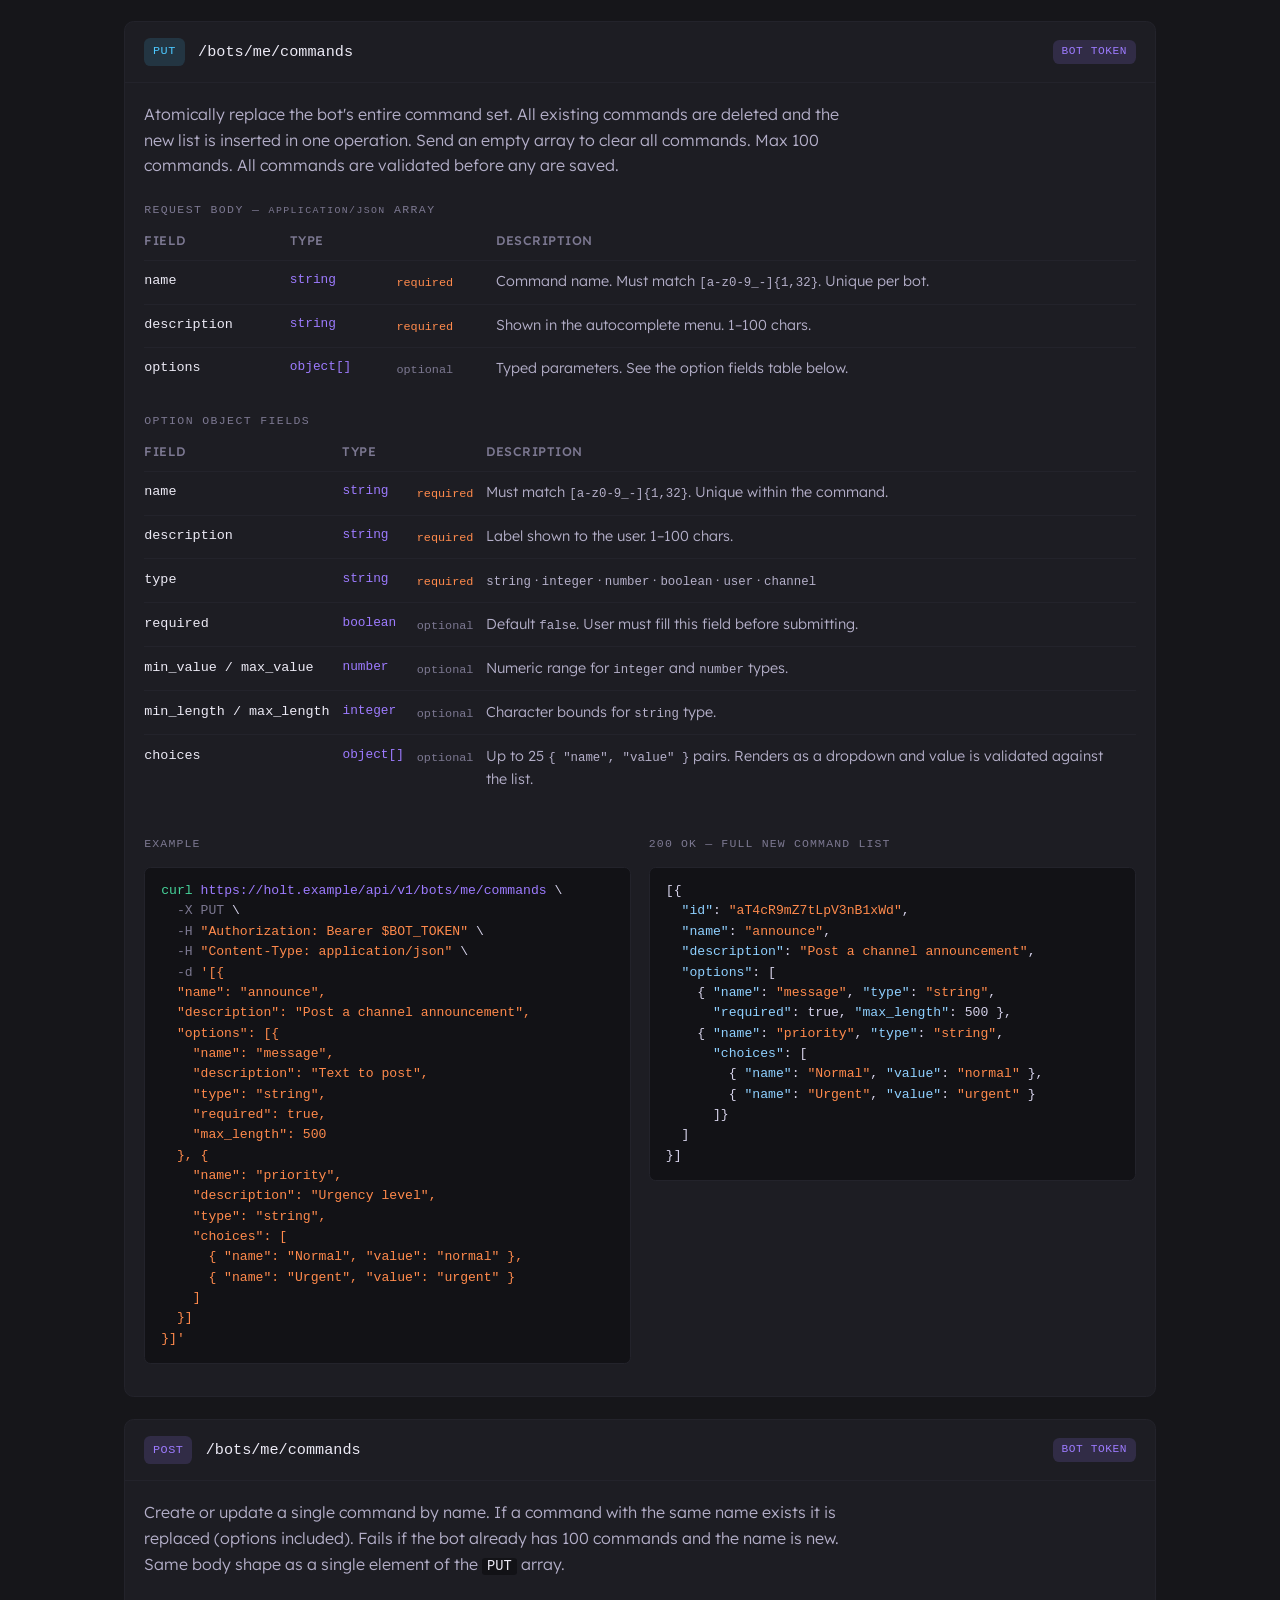
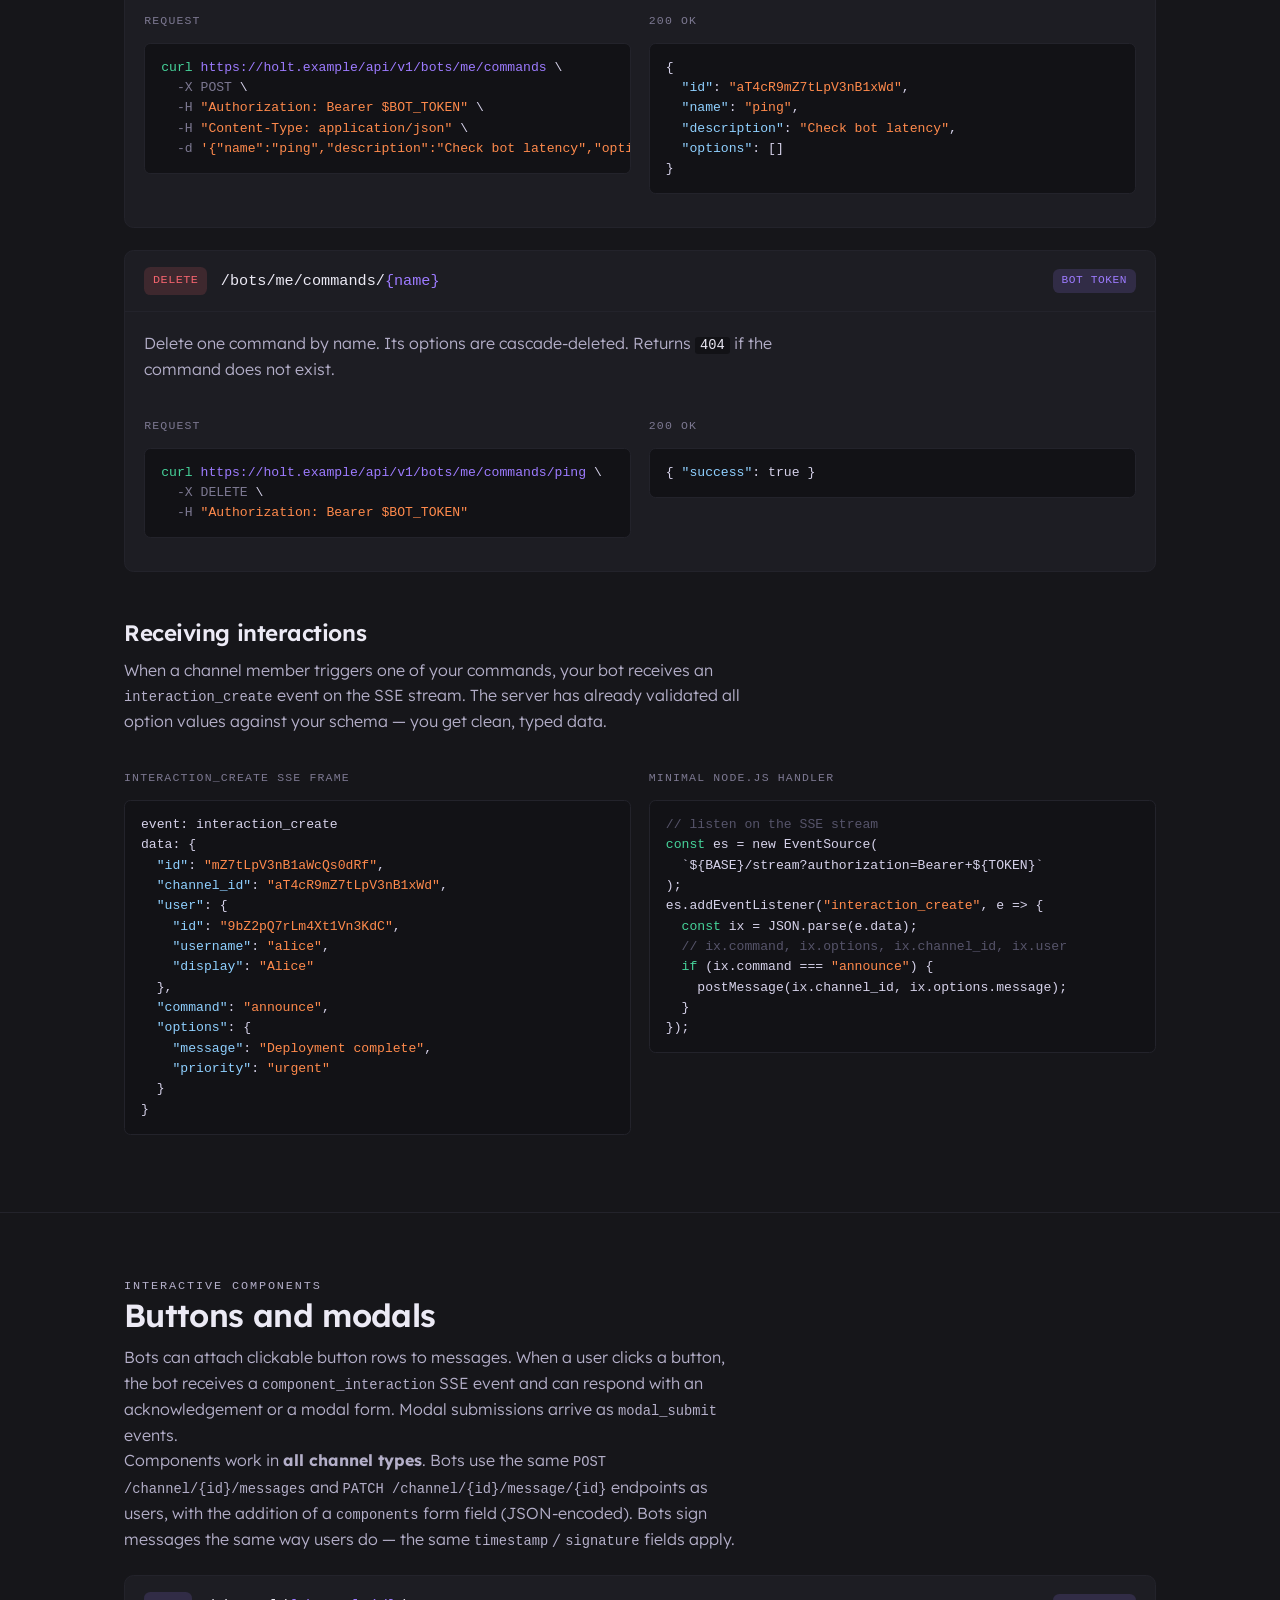
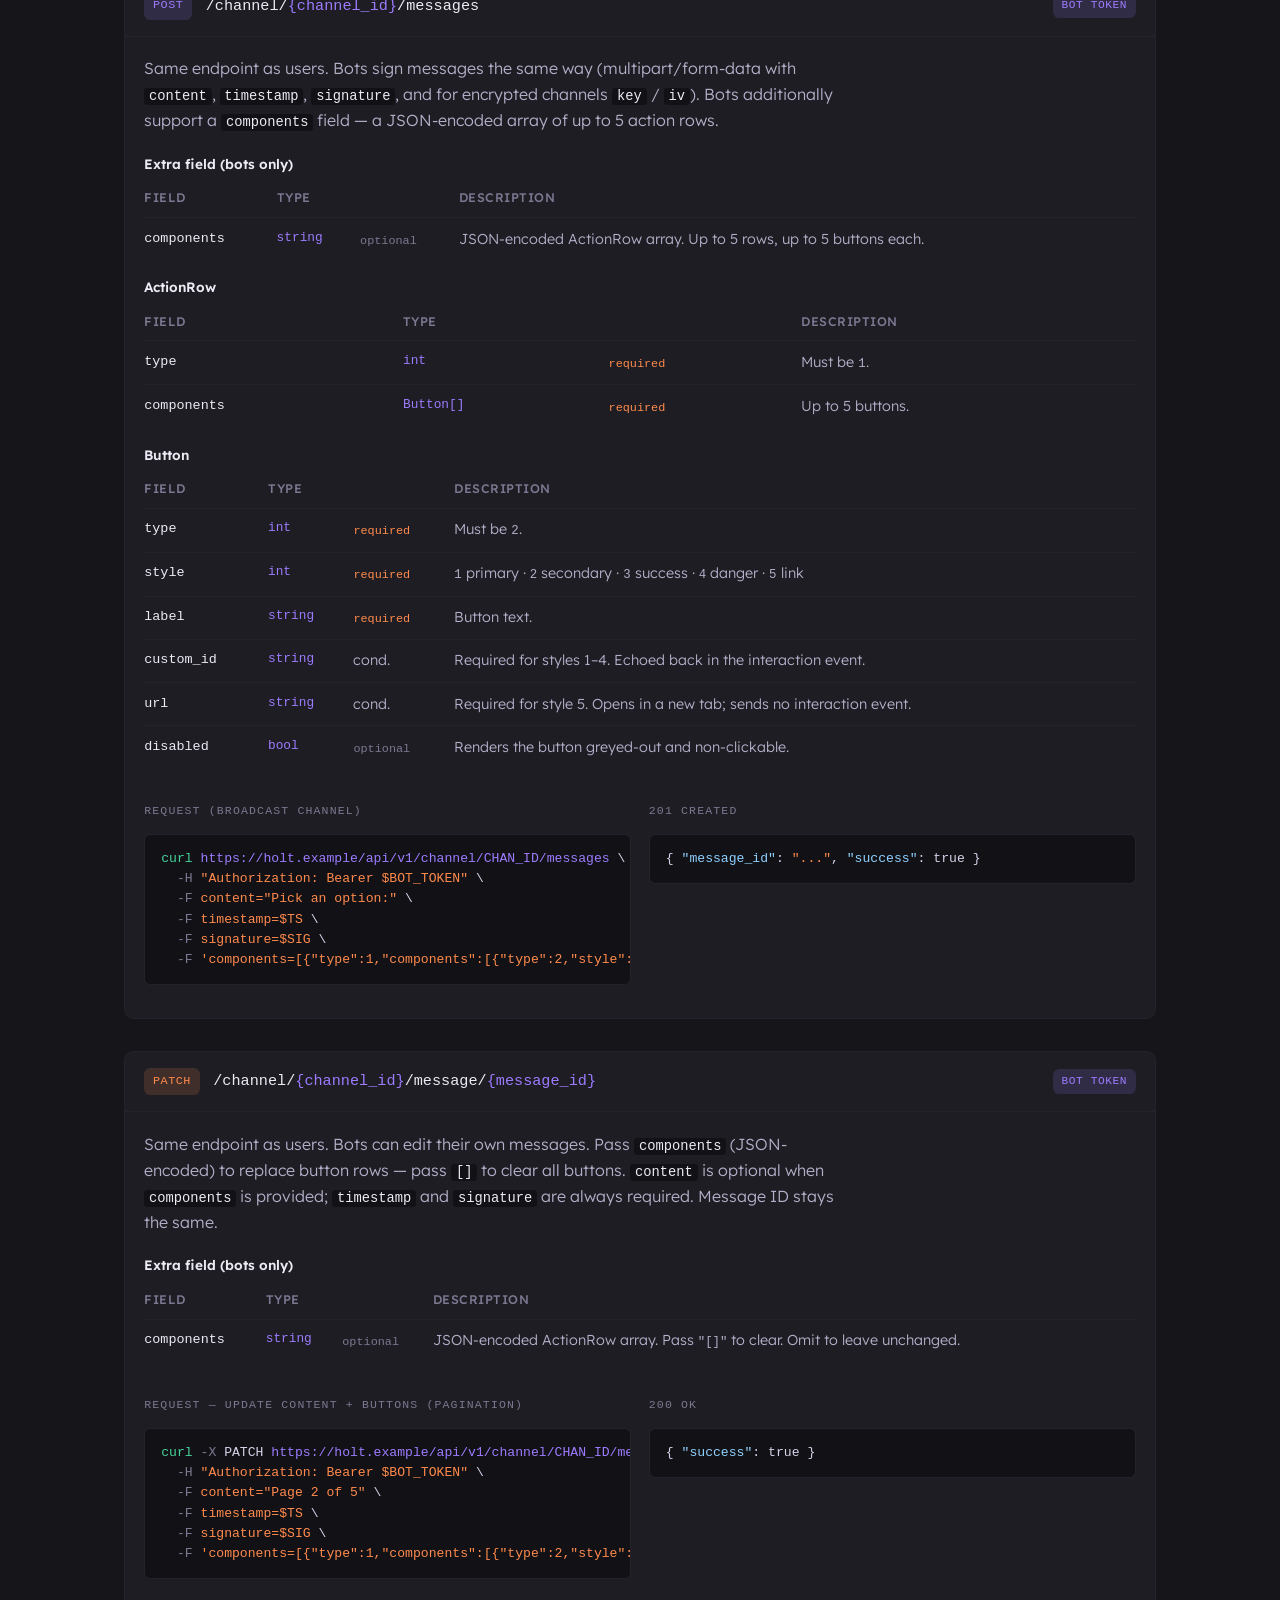
<file: bot-api.html>
<!DOCTYPE html>
<html lang="en">
<head>
<meta charset="utf-8">
<meta name="viewport" content="width=device-width, initial-scale=1">
<meta name="color-scheme" content="dark">
<meta property="og:locale" content="en">
<title>Holt Bot API</title>
<meta name="description" content="Build bots that act as full end-to-end members of Holt channels. Token auth, RSA keypairs, rich embeds, and the endpoints a bot calls.">
<meta property="og:title" content="Holt Bot API">
<meta name="twitter:title" content="Holt Bot API">
<meta property="og:description" content="Build bots that act as full end-to-end members of Holt channels. Token auth, RSA keypairs, rich embeds, and the endpoints a bot calls.">
<meta name="twitter:description" content="Build bots that act as full end-to-end members of Holt channels. Token auth, RSA keypairs, rich embeds, and the endpoints a bot calls.">
<meta property="og:image" content="https://app.holtchat.xyz/favicon.ico">
<meta property="og:image:alt" content="Holt Logo">
<meta name="twitter:image" content="https://app.holtchat.xyz/favicon.ico">
<meta name="theme-color" content="#16161a">
<meta property="og:url" content="https://app.holtchat.xyz/bot-api.html">
<meta property="og:type" content="website">
<meta name="twitter:card" content="summary">
<style>
@font-face{font-family:"Lexend";src:url("./external/Lexend.ttf") format("truetype");font-weight:100 900;font-display:swap}
:root{
  --bg:#16161a;
  --bg-raised:#1d1d23;
  --bg-inset:#121216;
  --line:#2a2a33;
  --line-soft:#23232b;
  --text:#eceaf5;
  --muted:#b4afc9;
  --faint:#7c7891;
  --accent:#9d7bff;
  --accent-dim:#6f57b8;
  --warm:#ff8a4c;
  --green:#46d39a;
  --red:#f4646e;
  --sans:"Lexend",system-ui,-apple-system,"Segoe UI",Roboto,sans-serif;
  --mono:ui-monospace,"SF Mono","Cascadia Code","JetBrains Mono",Menlo,Consolas,monospace;
  --radius:0.6rem;
  --radius-sm:0.4rem;
}
*{box-sizing:border-box}
html{scroll-behavior:smooth;scroll-padding-top:2rem}
@media (prefers-reduced-motion:reduce){html{scroll-behavior:auto}*{animation:none!important;transition:none!important}}
body{margin:0;background:var(--bg);color:var(--text);font-family:var(--sans);font-weight:300;line-height:1.6;font-size:16px;-webkit-font-smoothing:antialiased}
a{color:var(--accent);text-decoration:none}
a:hover{text-decoration:underline}
:focus-visible{outline:2px solid var(--accent);outline-offset:3px;border-radius:3px}
code{font-family:var(--mono);font-size:0.86em}
h1,h2,h3{font-weight:600;line-height:1.2;letter-spacing:-0.02em;margin:0}
.wrap{max-width:1080px;margin:0 auto;padding:0 1.5rem}

/* ---- skip link ---- */
.skip{position:absolute;left:-999px;top:0;background:var(--accent);color:#11111a;padding:0.6rem 1rem;border-radius:var(--radius-sm);z-index:50}
.skip:focus{left:1rem;top:1rem}

/* ---- top bar ---- */
.topbar{position:sticky;top:0;z-index:30;background:rgba(22,22,26,0.82);backdrop-filter:blur(10px);border-bottom:1px solid var(--line-soft)}
.topbar .wrap{display:flex;align-items:center;gap:1rem;height:60px}
.brand{display:flex;align-items:center;gap:0.6rem;font-weight:600;letter-spacing:-0.02em}
.brand .dot{width:11px;height:11px;border-radius:3px;background:var(--accent);box-shadow:0 0 0 4px rgba(157,123,255,0.16)}
.brand small{font-weight:300;color:var(--faint);letter-spacing:0}
.topbar nav{margin-left:auto;display:flex;gap:1.4rem;font-size:0.9rem}
.topbar nav a{color:var(--muted)}
.topbar nav a:hover{color:var(--text);text-decoration:none}
@media (max-width:720px){.topbar nav{display:none}}

/* ---- hero ---- */
.hero{padding:5rem 0 3.5rem;border-bottom:1px solid var(--line-soft);position:relative;overflow:hidden}
.hero::after{content:"";position:absolute;inset:0;background:radial-gradient(620px 320px at 78% -10%,rgba(157,123,255,0.16),transparent 70%);pointer-events:none}
.hero .wrap{position:relative;z-index:1;display:grid;grid-template-columns:1.15fr 0.85fr;gap:3rem;align-items:center}
.eyebrow{font-family:var(--mono);font-size:0.74rem;letter-spacing:0.18em;text-transform:uppercase;color:var(--accent);margin-bottom:1.1rem}
.hero h1{font-size:clamp(2.4rem,5.5vw,3.6rem);margin-bottom:1.1rem}
.hero h1 em{font-style:normal;color:var(--warm)}
.hero p{color:var(--muted);font-size:1.06rem;max-width:34ch;margin:0 0 1.8rem}
.hero-cta{display:flex;flex-wrap:wrap;gap:0.75rem}
.btn{display:inline-flex;align-items:center;gap:0.5rem;padding:0.62rem 1.1rem;border-radius:var(--radius-sm);font-size:0.92rem;font-weight:400;border:1px solid transparent}
.btn-primary{background:var(--accent);color:#13101f}
.btn-primary:hover{background:#ad90ff;text-decoration:none}
.btn-ghost{border-color:var(--line);color:var(--text)}
.btn-ghost:hover{border-color:var(--accent-dim);text-decoration:none}

/* ---- identity card (signature) ---- */
.idcard{background:var(--bg-inset);border:1px solid var(--line);border-radius:var(--radius);font-family:var(--mono);font-size:0.82rem;overflow:hidden;box-shadow:0 24px 60px -28px rgba(0,0,0,0.7)}
.idcard .head{display:flex;align-items:center;gap:0.5rem;padding:0.65rem 0.9rem;border-bottom:1px solid var(--line-soft);background:var(--bg-raised)}
.idcard .head b{width:9px;height:9px;border-radius:2px;background:var(--line);display:inline-block}
.idcard .head b:nth-child(1){background:#3a3a45}
.idcard .head span{margin-left:auto;color:var(--faint);font-size:0.72rem;letter-spacing:0.06em}
.idcard .body{padding:1.05rem 1.1rem;display:grid;gap:0.5rem}
.idrow{display:grid;grid-template-columns:7.5rem 1fr;gap:0.5rem;align-items:baseline}
.idrow .k{color:var(--faint)}
.idrow .v{color:var(--text);word-break:break-all}
.idrow .v.acc{color:var(--green)}
.idrow .v.warm{color:var(--warm)}
.idrow .v.pur{color:var(--accent)}
.idcaret{color:var(--accent);font-size:0.78em;vertical-align:baseline}
@media (max-width:860px){.hero .wrap{grid-template-columns:1fr;gap:2.4rem}.hero p{max-width:46ch}}

/* ---- sections ---- */
main section{padding:4rem 0;border-bottom:1px solid var(--line-soft)}
.sec-eyebrow{font-family:var(--mono);font-size:0.74rem;letter-spacing:0.16em;text-transform:uppercase;color:var(--faint);margin-bottom:0.7rem}
.sec-head h2{font-size:clamp(1.6rem,3.4vw,2rem);margin-bottom:0.7rem}
.sec-head p{color:var(--muted);max-width:62ch;margin:0}
.lead{margin-top:2rem;display:grid;gap:1.3rem}
.lead p{color:var(--muted);max-width:70ch;margin:0}
.lead strong{color:var(--text);font-weight:500}

/* ---- model strip ---- */
.model{margin-top:2.2rem;display:grid;grid-template-columns:repeat(3,1fr);gap:1rem}
.model .card{background:var(--bg-raised);border:1px solid var(--line-soft);border-radius:var(--radius);padding:1.2rem 1.2rem 1.3rem}
.model .card .n{font-family:var(--mono);font-size:0.78rem;color:var(--accent);margin-bottom:0.6rem}
.model .card h3{font-size:1.02rem;margin-bottom:0.45rem}
.model .card p{color:var(--muted);font-size:0.92rem;margin:0}
@media (max-width:760px){.model{grid-template-columns:1fr}}

/* ---- auth schemes ---- */
.schemes{margin-top:2.2rem;display:grid;grid-template-columns:1fr 1fr;gap:1.1rem;align-items:stretch}
.scheme{display:flex;flex-direction:column}
.scheme pre{margin-top:auto}
.scheme{border:1px solid var(--line);border-radius:var(--radius);padding:1.3rem;background:var(--bg-raised);position:relative}
.scheme.owner{border-left:3px solid var(--warm)}
.scheme.bot{border-left:3px solid var(--accent)}
.scheme h3{font-size:1.05rem;display:flex;align-items:center;gap:0.6rem;margin-bottom:0.6rem}
.scheme p{color:var(--muted);font-size:0.92rem;margin:0 0 0.9rem}
.scheme .auth-tag{font-family:var(--mono);font-size:0.7rem;letter-spacing:0.06em;text-transform:uppercase;padding:0.16rem 0.5rem;border-radius:var(--radius-sm)}
.tag-owner{background:rgba(255,138,76,0.14);color:var(--warm)}
.tag-bot{background:rgba(157,123,255,0.16);color:var(--accent)}
.callout{margin-top:1.3rem;border:1px solid var(--line);border-left:3px solid var(--green);border-radius:var(--radius);padding:1rem 1.2rem;background:var(--bg-raised);color:var(--muted);font-size:0.92rem}
.callout strong{color:var(--text);font-weight:500}
@media (max-width:760px){.schemes{grid-template-columns:1fr}}

/* ---- code blocks ---- */
pre{background:var(--bg-inset);border:1px solid var(--line-soft);border-radius:var(--radius-sm);padding:0.85rem 1rem;overflow-x:auto;font-family:var(--mono);font-size:0.82rem;line-height:1.55;color:#d6d2ea}
pre .c-cmd{color:var(--green)}
pre .c-flag{color:var(--faint)}
pre .c-url{color:var(--accent)}
pre .c-str{color:var(--warm)}
pre .c-key{color:#8fd0ff}
pre .c-comment{color:#56546a}

/* ---- endpoint ---- */
.endpoint{border:1px solid var(--line-soft);border-radius:var(--radius);background:var(--bg-raised);margin-top:1.4rem;overflow:hidden}
.ep-head{display:flex;align-items:center;gap:0.85rem;flex-wrap:wrap;padding:1rem 1.2rem;border-bottom:1px solid var(--line-soft)}
.method{font-family:var(--mono);font-size:0.74rem;font-weight:500;letter-spacing:0.04em;padding:0.28rem 0.55rem;border-radius:var(--radius-sm);text-transform:uppercase}
.m-get{background:rgba(70,211,154,0.14);color:var(--green)}
.m-post{background:rgba(157,123,255,0.16);color:var(--accent)}
.m-patch{background:rgba(255,138,76,0.15);color:var(--warm)}
.m-delete{background:rgba(244,100,110,0.15);color:var(--red)}
.ep-path{font-family:var(--mono);font-size:0.95rem;color:var(--text)}
.ep-path .var{color:var(--accent)}
.ep-auth{margin-left:auto;font-family:var(--mono);font-size:0.7rem;letter-spacing:0.05em;text-transform:uppercase;padding:0.2rem 0.55rem;border-radius:var(--radius-sm)}
.ep-body{padding:1.2rem}
.ep-purpose{color:var(--muted);margin:0 0 1.2rem;max-width:70ch}
.ep-purpose code{color:var(--text);background:var(--bg-inset);padding:0.06rem 0.3rem;border-radius:3px}
.fields-title{font-family:var(--mono);font-size:0.72rem;letter-spacing:0.12em;text-transform:uppercase;color:var(--faint);margin:1.4rem 0 0.7rem}
table.fields{width:100%;border-collapse:collapse;font-size:0.9rem}
table.fields th{text-align:left;font-weight:500;color:var(--faint);font-size:0.78rem;letter-spacing:0.04em;text-transform:uppercase;padding:0 0.8rem 0.55rem 0;border-bottom:1px solid var(--line-soft)}
table.fields td{padding:0.6rem 0.8rem 0.6rem 0;border-bottom:1px solid var(--line-soft);vertical-align:top;color:var(--muted)}
table.fields tr:last-child td{border-bottom:none}
table.fields td.name{font-family:var(--mono);font-size:0.84rem;color:var(--text);white-space:nowrap}
table.fields td.type{font-family:var(--mono);font-size:0.8rem;color:var(--accent);white-space:nowrap}
.req{color:var(--warm);font-size:0.74rem;font-family:var(--mono)}
.opt{color:var(--faint);font-size:0.74rem;font-family:var(--mono)}
.ex-grid{display:grid;grid-template-columns:1fr 1fr;gap:1.1rem;margin-top:1.4rem}
.ex-grid>div{min-width:0}
.schemes>.scheme{min-width:0}
.errblock>div{min-width:0}
.ex-grid .label{font-family:var(--mono);font-size:0.72rem;letter-spacing:0.1em;text-transform:uppercase;color:var(--faint);margin-bottom:0.5rem}
@media (max-width:760px){.ex-grid{grid-template-columns:1fr}.ep-auth{margin-left:0}}

/* ---- error shape ---- */
.errblock{margin-top:2rem;display:grid;grid-template-columns:1fr 1fr;gap:1.1rem;align-items:start}
.errblock .txt p{color:var(--muted);margin:0 0 0.8rem;max-width:54ch}
.errblock .txt p:last-child{margin-bottom:0}
.errblock .txt code{color:var(--text);background:var(--bg-inset);padding:0.06rem 0.3rem;border-radius:3px}
@media (max-width:760px){.errblock{grid-template-columns:1fr}}

/* ---- footer ---- */
footer{padding:3rem 0 4rem;color:var(--faint);font-size:0.88rem}
footer .wrap{display:flex;flex-wrap:wrap;gap:1rem;align-items:center;justify-content:space-between}
footer a{color:var(--muted)}
.kicker{color:var(--accent)}
</style>
</head>
<body>
<a class="skip" href="#main">Skip to content</a>

<header class="topbar">
  <div class="wrap">
    <span class="brand"><span class="dot" aria-hidden="true"></span>Holt <small>Bot API</small></span>
    <nav aria-label="Sections">
      <a href="#model">The model</a>
      <a href="#auth">Auth</a>
      <a href="#management">Management</a>
      <a href="#actions">Actions</a>
      <a href="#slashcommands">Slash commands</a>
      <a href="#components">Components</a>
      <a href="#reactions">Reactions</a>
      <a href="#embeds">Embeds</a>
      <a href="#diagrams">Diagrams</a>
      <a href="#interactive">Interactive content</a>
      <a href="#ratelimits">Rate limits</a>
      <a href="#errors">Errors</a>
    </nav>
  </div>
</header>

<section class="hero">
  <div class="wrap">
    <div>
      <p class="eyebrow">/api/v1 &middot; OpenAPI 3.1</p>
      <h1>A bot is a <em>member</em>, not a hook.</h1>
      <p>Give an automated identity its own username, keypair, and a long-lived token. A channel member adds it, then it reads and posts as a full end-to-end member.</p>
      <div class="hero-cta">
        <a class="btn btn-primary" href="#actions">Read the endpoints</a>
        <a class="btn btn-ghost" href="./media/bot-api.openapi.json">Download OpenAPI spec</a>
      </div>
    </div>
    <div class="idcard" aria-hidden="true">
      <div class="head"><b></b><b></b><b></b><span>bot.identity</span></div>
      <div class="body">
        <div class="idrow"><span class="k">type</span><span class="v pur">user-like identity</span></div>
        <div class="idrow"><span class="k">owner</span><span class="v">a human account</span></div>
        <div class="idrow"><span class="k">auth</span><span class="v warm">Bearer &lt;bot_token&gt;</span></div>
        <div class="idrow"><span class="k">keypair</span><span class="v acc">RSA &middot; private kept local</span></div>
        <div class="idrow"><span class="k">e2e</span><span class="v acc">full channel member</span></div>
        <div class="idrow"><span class="k">added by</span><span class="v">a channel manager</span></div>
        <div class="idrow"><span class="k">posts</span><span class="v pur">signed &middot; encrypted</span></div>
        <div class="idrow"><span class="k">status</span><span class="v acc">ready <span class="idcaret">&#9608;</span></span></div>
      </div>
    </div>
  </div>
</section>

<main id="main">

<section id="model">
  <div class="wrap">
    <div class="sec-head">
      <p class="sec-eyebrow">The model</p>
      <h2>How a Holt bot works</h2>
      <p>A bot is not a webhook or a privileged server key. It is a real participant with the same shape as a person, owned and managed by a human.</p>
    </div>
    <div class="lead">
      <p>A bot has its own <strong>username, display name, profile picture, and RSA keypair</strong>. A human account owns one or more bots and manages them with their normal logged-in session. Each bot authenticates with its own <strong>long-lived token</strong>, a 30-character nanoid, instead of the passkey challenge humans use to log in.</p>
      <p>You generate the keypair <strong>client-side when you create the bot</strong>. The public key goes to the server as 392-character base64 DER; the private key stays with you and the server never sees it. The bot uses that private key to <strong>sign every message</strong> and to unwrap the per-channel symmetric keys, exactly like a human member. In encrypted channels the server holds only ciphertext.</p>
      <p>A bot does not add itself. Someone already in the channel with the <strong>manage-members permission</strong> adds it by username, choosing the permissions it gets. A bot you mark <strong>public</strong> can also be added by anyone through an <strong>add-bot link</strong>; a <strong>private</strong> bot can only be added by its owner. Once inside, it reads and posts subject to the channel's permissions.</p>
    </div>
    <div class="model">
      <div class="card">
        <p class="n">// owned</p>
        <h3>A human owns it</h3>
        <p>Create, edit, rotate, and delete bots from your own account. There is no separate bot console.</p>
      </div>
      <div class="card">
        <p class="n">// keyed</p>
        <h3>It holds a keypair</h3>
        <p>The bot signs messages and unwraps channel keys with a private key you keep. The server only stores its public key.</p>
      </div>
      <div class="card">
        <p class="n">// member</p>
        <h3>A manager adds it</h3>
        <p>A channel member who can manage members adds it by username, or anyone adds a public bot via its add-bot link. From there it is a normal end-to-end member.</p>
      </div>
    </div>
  </div>
</section>

<section id="auth">
  <div class="wrap">
    <div class="sec-head">
      <p class="sec-eyebrow">Authentication</p>
      <h2>Two tokens, one header</h2>
      <p>Both schemes are HTTP bearer tokens. Which one you send depends on whether you are managing a bot as its owner or acting as the bot.</p>
    </div>
    <div class="schemes">
      <div class="scheme owner">
        <h3><span class="auth-tag tag-owner">owner session</span></h3>
        <p>The human owner's session token. Authorizes the bot management endpoints under <code>/bots</code> and <code>/bot/{bot_id}</code>.</p>
        <pre><span class="c-key">Authorization</span>: Bearer <span class="c-str">&lt;session_token&gt;</span></pre>
      </div>
      <div class="scheme bot">
        <h3><span class="auth-tag tag-bot">bot token</span></h3>
        <p>The bot's own 30-character token. Authorizes the chat endpoints the bot calls at runtime: channels, messages, invites, and the stream.</p>
        <pre><span class="c-key">Authorization</span>: Bearer <span class="c-str">&lt;bot_token&gt;</span></pre>
      </div>
    </div>
    <div class="callout">
      <strong>The stream is the exception.</strong> EventSource can't set headers, so <code>GET /stream</code> takes auth as a query argument instead: <code>?authorization=Bearer &lt;bot_token&gt;</code>. Same value, different place.
    </div>
    <div class="callout">
      <strong>The token is shown once.</strong> Creating a bot and rotating a token both return the token a single time in the response. Store it then. It can't be read back later, only replaced by rotating it.
    </div>
  </div>
</section>

<section id="management">
  <div class="wrap">
    <div class="sec-head">
      <p class="sec-eyebrow">Bot management</p>
      <h2>Endpoints the owner calls</h2>
      <p>Send your <span style="color:var(--warm)">owner session</span> token. These create and maintain the bots on your account.</p>
    </div>

    <article class="endpoint">
      <div class="ep-head">
        <span class="method m-post">post</span>
        <span class="ep-path">/bots</span>
        <span class="ep-auth tag-owner">owner session</span>
      </div>
      <div class="ep-body">
        <p class="ep-purpose">Create a bot on your account. Generate the RSA keypair first and send the public key. The response carries the bot token once.</p>
        <p class="fields-title">Body &middot; multipart/form-data</p>
        <table class="fields">
          <thead><tr><th>Field</th><th>Type</th><th></th><th>Description</th></tr></thead>
          <tbody>
            <tr><td class="name">username</td><td class="type">string</td><td><span class="req">required</span></td><td>3 to 20 chars. Lowercase letters, digits, underscore, hyphen.</td></tr>
            <tr><td class="name">public</td><td class="type">string</td><td><span class="req">required</span></td><td>RSA public key as base64 DER, exactly 392 chars. Generated client-side.</td></tr>
            <tr><td class="name">display</td><td class="type">string</td><td><span class="opt">optional</span></td><td>Display name, 2 to 24 chars. Omit to use the username.</td></tr>
            <tr><td class="name">pfp</td><td class="type">file</td><td><span class="opt">optional</span></td><td>Profile picture. WebP only, 256x256 or smaller.</td></tr>
          </tbody>
        </table>
        <div class="ex-grid">
          <div>
            <p class="label">Request</p>
            <pre><span class="c-cmd">curl</span> <span class="c-flag">-X</span> POST <span class="c-url">https://holt.example/api/v1/bots</span> \
  <span class="c-flag">-H</span> <span class="c-str">"Authorization: Bearer $SESSION"</span> \
  <span class="c-flag">-F</span> <span class="c-str">"username=deploy_bot"</span> \
  <span class="c-flag">-F</span> <span class="c-str">"display=Deploy Bot"</span> \
  <span class="c-flag">-F</span> <span class="c-str">"public=$PUBLIC_KEY_B64"</span></pre>
          </div>
          <div>
            <p class="label">201 Created</p>
            <pre>{
  <span class="c-key">"bot"</span>: {
    <span class="c-key">"id"</span>: <span class="c-str">"kXq8r2mZ7tLpV3nB1aWc"</span>,
    <span class="c-key">"username"</span>: <span class="c-str">"deploy_bot"</span>,
    <span class="c-key">"display"</span>: <span class="c-str">"Deploy Bot"</span>,
    <span class="c-key">"pfp"</span>: null,
    <span class="c-key">"public"</span>: <span class="c-str">"MIIBIjANBg..."</span>,
    <span class="c-key">"created_at"</span>: 1718900000
  },
  <span class="c-key">"token"</span>: <span class="c-str">"V1StGXR8Z5jdHi6BM1aT7qP3"</span>,
  <span class="c-key">"success"</span>: true
}</pre>
          </div>
        </div>
      </div>
    </article>

    <article class="endpoint">
      <div class="ep-head">
        <span class="method m-get">get</span>
        <span class="ep-path">/bots</span>
        <span class="ep-auth tag-owner">owner session</span>
      </div>
      <div class="ep-body">
        <p class="ep-purpose">List every bot you own, newest first.</p>
        <div class="ex-grid">
          <div>
            <p class="label">Request</p>
            <pre><span class="c-cmd">curl</span> <span class="c-url">https://holt.example/api/v1/bots</span> \
  <span class="c-flag">-H</span> <span class="c-str">"Authorization: Bearer $SESSION"</span></pre>
          </div>
          <div>
            <p class="label">200 OK</p>
            <pre>[
  {
    <span class="c-key">"id"</span>: <span class="c-str">"kXq8r2mZ7tLpV3nB1aWc"</span>,
    <span class="c-key">"username"</span>: <span class="c-str">"deploy_bot"</span>,
    <span class="c-key">"display"</span>: <span class="c-str">"Deploy Bot"</span>,
    <span class="c-key">"pfp"</span>: null,
    <span class="c-key">"public"</span>: <span class="c-str">"MIIBIjANBg..."</span>,
    <span class="c-key">"created_at"</span>: 1718900000
  }
]</pre>
          </div>
        </div>
      </div>
    </article>

    <article class="endpoint">
      <div class="ep-head">
        <span class="method m-patch">patch</span>
        <span class="ep-path">/bot/<span class="var">{bot_id}</span></span>
        <span class="ep-auth tag-owner">owner session</span>
      </div>
      <div class="ep-body">
        <p class="ep-purpose">Update a bot's display name or picture. Send only the fields you're changing; an empty <code>display</code> clears it. At least one valid change is required.</p>
        <p class="fields-title">Body &middot; multipart/form-data</p>
        <table class="fields">
          <thead><tr><th>Field</th><th>Type</th><th></th><th>Description</th></tr></thead>
          <tbody>
            <tr><td class="name">display</td><td class="type">string</td><td><span class="opt">optional</span></td><td>New display name, 2 to 24 chars, or empty string to clear it.</td></tr>
            <tr><td class="name">pfp</td><td class="type">file</td><td><span class="opt">optional</span></td><td>New picture. WebP only, 256x256 or smaller.</td></tr>
            <tr><td class="name">remove_pfp</td><td class="type">string</td><td><span class="opt">optional</span></td><td>Send <code>"1"</code> to remove the current profile picture and revert to the default. Ignored if <code>pfp</code> is also present.</td></tr>
          </tbody>
        </table>
        <div class="ex-grid">
          <div>
            <p class="label">Request</p>
            <pre><span class="c-cmd">curl</span> <span class="c-flag">-X</span> PATCH \
  <span class="c-url">https://holt.example/api/v1/bot/kXq8r2mZ7tLpV3nB1aWc</span> \
  <span class="c-flag">-H</span> <span class="c-str">"Authorization: Bearer $SESSION"</span> \
  <span class="c-flag">-F</span> <span class="c-str">"display=Release Bot"</span></pre>
          </div>
          <div>
            <p class="label">200 OK</p>
            <pre>{
  <span class="c-key">"bot"</span>: {
    <span class="c-key">"id"</span>: <span class="c-str">"kXq8r2mZ7tLpV3nB1aWc"</span>,
    <span class="c-key">"username"</span>: <span class="c-str">"deploy_bot"</span>,
    <span class="c-key">"display"</span>: <span class="c-str">"Release Bot"</span>,
    <span class="c-key">"pfp"</span>: null
  },
  <span class="c-key">"errors"</span>: [],
  <span class="c-key">"success"</span>: true
}</pre>
          </div>
        </div>
      </div>
    </article>

    <article class="endpoint">
      <div class="ep-head">
        <span class="method m-post">post</span>
        <span class="ep-path">/bot/<span class="var">{bot_id}</span>/token</span>
        <span class="ep-auth tag-owner">owner session</span>
      </div>
      <div class="ep-body">
        <p class="ep-purpose">Rotate the bot's token. The old token stops working immediately and the new one is returned once. Update anything running the bot.</p>
        <div class="ex-grid">
          <div>
            <p class="label">Request</p>
            <pre><span class="c-cmd">curl</span> <span class="c-flag">-X</span> POST \
  <span class="c-url">https://holt.example/api/v1/bot/kXq8r2mZ7tLpV3nB1aWc/token</span> \
  <span class="c-flag">-H</span> <span class="c-str">"Authorization: Bearer $SESSION"</span></pre>
          </div>
          <div>
            <p class="label">201 Created</p>
            <pre>{
  <span class="c-key">"token"</span>: <span class="c-str">"9Lp2VmZ7tKxR3nB1aWcQs0d"</span>,
  <span class="c-key">"success"</span>: true
}</pre>
          </div>
        </div>
      </div>
    </article>

    <article class="endpoint">
      <div class="ep-head">
        <span class="method m-delete">delete</span>
        <span class="ep-path">/bot/<span class="var">{bot_id}</span></span>
        <span class="ep-auth tag-owner">owner session</span>
      </div>
      <div class="ep-body">
        <p class="ep-purpose">Delete a bot for good, along with its token and channel memberships.</p>
        <div class="ex-grid">
          <div>
            <p class="label">Request</p>
            <pre><span class="c-cmd">curl</span> <span class="c-flag">-X</span> DELETE \
  <span class="c-url">https://holt.example/api/v1/bot/kXq8r2mZ7tLpV3nB1aWc</span> \
  <span class="c-flag">-H</span> <span class="c-str">"Authorization: Bearer $SESSION"</span></pre>
          </div>
          <div>
            <p class="label">200 OK</p>
            <pre>{ <span class="c-key">"success"</span>: true }</pre>
          </div>
        </div>
      </div>
    </article>
  </div>
</section>

<section id="actions">
  <div class="wrap">
    <div class="sec-head">
      <p class="sec-eyebrow">Bot actions</p>
      <h2>Endpoints the bot calls</h2>
      <p>Send the <span style="color:var(--accent)">bot token</span>. These are the runtime endpoints: find channels, read and send messages, resolve invites, and receive events. A bot is added to a channel by a manager (or its add-bot link), not by joining an invite itself.</p>
    </div>

    <article class="endpoint">
      <div class="ep-head">
        <span class="method m-get">get</span>
        <span class="ep-path">/bots/me</span>
        <span class="ep-auth tag-bot">bot token</span>
      </div>
      <div class="ep-body">
        <p class="ep-purpose">Return the bot's own identity. Useful to confirm a token works and learn the bot's ID. A human session gets <code>403</code> here.</p>
        <div class="ex-grid">
          <div>
            <p class="label">Request</p>
            <pre><span class="c-cmd">curl</span> <span class="c-url">https://holt.example/api/v1/bots/me</span> \
  <span class="c-flag">-H</span> <span class="c-str">"Authorization: Bearer $BOT_TOKEN"</span></pre>
          </div>
          <div>
            <p class="label">200 OK</p>
            <pre>{
  <span class="c-key">"id"</span>: <span class="c-str">"kXq8r2mZ7tLpV3nB1aWc"</span>,
  <span class="c-key">"username"</span>: <span class="c-str">"deploy_bot"</span>,
  <span class="c-key">"display"</span>: <span class="c-str">"Deploy Bot"</span>,
  <span class="c-key">"pfp"</span>: null,
  <span class="c-key">"public"</span>: <span class="c-str">"MIIBIjANBg..."</span>,
  <span class="c-key">"owner_id"</span>: <span class="c-str">"9bZ2pQ7rLm4Xt1Vn3KdC"</span>,
  <span class="c-key">"is_bot"</span>: 1,
  <span class="c-key">"created_at"</span>: 1718900000,
  <span class="c-key">"success"</span>: true
}</pre>
          </div>
        </div>
      </div>
    </article>

    <article class="endpoint">
      <div class="ep-head">
        <span class="method m-get">get</span>
        <span class="ep-path">/channels</span>
        <span class="ep-auth tag-bot">bot token</span>
      </div>
      <div class="ep-body">
        <p class="ep-purpose">List the channels the bot belongs to, with each one's last message and the bot's effective permissions. This is how you discover channel IDs. <code>type</code> is 1 for DM, 2 for encrypted group, 3 for broadcast.</p>
        <div class="ex-grid">
          <div>
            <p class="label">Request</p>
            <pre><span class="c-cmd">curl</span> <span class="c-url">https://holt.example/api/v1/channels</span> \
  <span class="c-flag">-H</span> <span class="c-str">"Authorization: Bearer $BOT_TOKEN"</span></pre>
          </div>
          <div>
            <p class="label">200 OK</p>
            <pre>[
  {
    <span class="c-key">"id"</span>: <span class="c-str">"aT4cR9mZ7tLpV3nB1xWd"</span>,
    <span class="c-key">"type"</span>: 2,
    <span class="c-key">"name"</span>: <span class="c-str">"ops"</span>,
    <span class="c-key">"pfp"</span>: null,
    <span class="c-key">"permissions"</span>: 4,
    <span class="c-key">"unread_count"</span>: 3,
    <span class="c-key">"member_count"</span>: 5,
    <span class="c-key">"last_message"</span>: null
  }
]</pre>
          </div>
        </div>
      </div>
    </article>

    <article class="endpoint">
      <div class="ep-head">
        <span class="method m-get">get</span>
        <span class="ep-path">/channel/<span class="var">{channel_id}</span>/messages</span>
        <span class="ep-auth tag-bot">bot token</span>
      </div>
      <div class="ep-body">
        <p class="ep-purpose">Read messages from a channel, newest first. In encrypted channels (type 1 and 2) <code>content</code> is base64 ciphertext that the bot decrypts locally with the key named in <code>key</code>. Poll with <code>after_message_id</code> to pull only new messages.</p>
        <p class="fields-title">Query parameters</p>
        <table class="fields">
          <thead><tr><th>Param</th><th>Type</th><th></th><th>Description</th></tr></thead>
          <tbody>
            <tr><td class="name">limit</td><td class="type">int</td><td><span class="opt">optional</span></td><td>How many to return, 1 to 100. Default 50.</td></tr>
            <tr><td class="name">offset</td><td class="type">int</td><td><span class="opt">optional</span></td><td>Skip this many from the newest. Default 0.</td></tr>
            <tr><td class="name">before_messages</td><td class="type">int</td><td><span class="opt">optional</span></td><td>Extra older messages for context, 0 to 100.</td></tr>
            <tr><td class="name">user_id</td><td class="type">string</td><td><span class="opt">optional</span></td><td>Only messages from this user (20-char ID, or "0").</td></tr>
            <tr><td class="name">before / after</td><td class="type">int</td><td><span class="opt">optional</span></td><td>Filter by timestamp in milliseconds.</td></tr>
            <tr><td class="name">before_message_id</td><td class="type">string</td><td><span class="opt">optional</span></td><td>Only messages before this message ID.</td></tr>
            <tr><td class="name">after_message_id</td><td class="type">string</td><td><span class="opt">optional</span></td><td>Only messages after this ID. Use for polling.</td></tr>
          </tbody>
        </table>
        <div class="ex-grid">
          <div>
            <p class="label">Request</p>
            <pre><span class="c-cmd">curl</span> <span class="c-url">"https://holt.example/api/v1/channel/aT4c.../messages?limit=20"</span> \
  <span class="c-flag">-H</span> <span class="c-str">"Authorization: Bearer $BOT_TOKEN"</span></pre>
          </div>
          <div>
            <p class="label">200 OK</p>
            <pre>[
  {
    <span class="c-key">"id"</span>: <span class="c-str">"mZ7tLpV3nB1aWcQs0dRf"</span>,
    <span class="c-key">"content"</span>: <span class="c-str">"U2FsdGVkX1+ab3..."</span>,
    <span class="c-key">"key"</span>: <span class="c-str">"k3yId9Qr2Lm4Xt1Vn3Kd"</span>,
    <span class="c-key">"iv"</span>: <span class="c-str">"9f8b1c2d3e4a5b6c"</span>,
    <span class="c-key">"nonce"</span>: <span class="c-str">"0a1b2c3d"</span>,
    <span class="c-key">"timestamp"</span>: 1718900123456,
    <span class="c-key">"edited_at"</span>: null,
    <span class="c-key">"replied_to"</span>: null,
    <span class="c-key">"signature"</span>: <span class="c-str">"Rk5..."</span>,
    <span class="c-key">"signed_timestamp"</span>: 1718900123,
    <span class="c-key">"user"</span>: { <span class="c-key">"username"</span>: <span class="c-str">"alice"</span>, <span class="c-key">"display"</span>: <span class="c-str">"Alice"</span>, <span class="c-key">"pfp"</span>: null },
    <span class="c-key">"attachments"</span>: []
  }
]</pre>
          </div>
        </div>
        <p class="fields-title">Message fields</p>
        <table class="fields">
          <tbody>
            <tr><td class="name">content</td><td class="type">string</td><td></td><td>Base64 ciphertext in encrypted channels, plaintext in broadcast channels.</td></tr>
            <tr><td class="name">key</td><td class="type">string|null</td><td></td><td>ID of the channel key that encrypted <code>content</code>. Null in broadcast channels.</td></tr>
            <tr><td class="name">iv</td><td class="type">string|null</td><td></td><td>16-char hex IV for <code>content</code>. Null in broadcast channels.</td></tr>
            <tr><td class="name">nonce</td><td class="type">string|null</td><td></td><td>Client dedup token set by the sender, if any.</td></tr>
            <tr><td class="name">signature</td><td class="type">string|null</td><td></td><td>Base64 RSA-PSS (SHA-256) signature of the sender's signed timestamp. Verify against the sender's public key.</td></tr>
            <tr><td class="name">signed_timestamp</td><td class="type">int|null</td><td></td><td>The epoch-seconds value the sender signed.</td></tr>
          </tbody>
        </table>
      </div>
    </article>

    <article class="endpoint">
      <div class="ep-head">
        <span class="method m-post">post</span>
        <span class="ep-path">/channel/<span class="var">{channel_id}</span>/messages</span>
        <span class="ep-auth tag-bot">bot token</span>
      </div>
      <div class="ep-body">
        <p class="ep-purpose">Send a message. The bot needs the send-messages permission. Sign the current epoch-seconds <code>timestamp</code> with the bot's private key (RSA-PSS, SHA-256) and send the base64 <code>signature</code>. In encrypted channels (type 1 and 2) <code>content</code> is base64 ciphertext and you also send <code>key</code> and <code>iv</code>; in broadcast channels (type 3) content is plaintext and those are omitted.</p>
        <p class="fields-title">Body &middot; multipart/form-data</p>
        <table class="fields">
          <thead><tr><th>Field</th><th>Type</th><th></th><th>Description</th></tr></thead>
          <tbody>
            <tr><td class="name">content</td><td class="type">string</td><td><span class="req">required</span></td><td>Base64 ciphertext or plaintext. Required unless files are attached.</td></tr>
            <tr><td class="name">timestamp</td><td class="type">int</td><td><span class="req">required</span></td><td>Epoch seconds you signed. Must be within the server's signature window.</td></tr>
            <tr><td class="name">signature</td><td class="type">string</td><td><span class="req">required</span></td><td>Base64 RSA-PSS (SHA-256) signature of the timestamp, made with the bot's private key.</td></tr>
            <tr><td class="name">key</td><td class="type">string</td><td><span class="opt">cond.</span></td><td>Current channel key ID. Required in encrypted channels.</td></tr>
            <tr><td class="name">iv</td><td class="type">string</td><td><span class="opt">cond.</span></td><td>16-char hex IV for <code>content</code>. Required in encrypted channels.</td></tr>
            <tr><td class="name">nonce</td><td class="type">string</td><td><span class="opt">optional</span></td><td>Dedup token echoed back on the stream event.</td></tr>
            <tr><td class="name">replied_to</td><td class="type">string</td><td><span class="opt">optional</span></td><td>ID of a message in this channel to reply to.</td></tr>
            <tr><td class="name">files</td><td class="type">file[]</td><td><span class="opt">optional</span></td><td>File attachments.</td></tr>
          </tbody>
        </table>
        <div class="ex-grid">
          <div>
            <p class="label">Request</p>
            <pre><span class="c-cmd">curl</span> <span class="c-flag">-X</span> POST \
  <span class="c-url">https://holt.example/api/v1/channel/aT4c.../messages</span> \
  <span class="c-flag">-H</span> <span class="c-str">"Authorization: Bearer $BOT_TOKEN"</span> \
  <span class="c-flag">-F</span> <span class="c-str">"content=$CIPHERTEXT_B64"</span> \
  <span class="c-flag">-F</span> <span class="c-str">"key=k3yId9Qr2Lm4Xt1Vn3Kd"</span> \
  <span class="c-flag">-F</span> <span class="c-str">"iv=9f8b1c2d3e4a5b6c"</span> \
  <span class="c-flag">-F</span> <span class="c-str">"timestamp=1718900123"</span> \
  <span class="c-flag">-F</span> <span class="c-str">"signature=$SIGNATURE_B64"</span></pre>
          </div>
          <div>
            <p class="label">201 Created</p>
            <pre>{
  <span class="c-key">"message_id"</span>: <span class="c-str">"mZ7tLpV3nB1aWcQs0dRf"</span>,
  <span class="c-key">"attachments"</span>: [],
  <span class="c-key">"success"</span>: true
}</pre>
          </div>
        </div>
      </div>
    </article>

    <article class="endpoint">
      <div class="ep-head">
        <span class="method m-get">get</span>
        <span class="ep-path">/channels/invite/<span class="var">{invite_code}</span></span>
        <span class="ep-auth tag-bot">bot token</span>
      </div>
      <div class="ep-body">
        <p class="ep-purpose">Resolve an invite code to its channel so the bot can decide whether to join. This does not join.</p>
        <div class="ex-grid">
          <div>
            <p class="label">Request</p>
            <pre><span class="c-cmd">curl</span> <span class="c-url">https://holt.example/api/v1/channels/invite/team42</span> \
  <span class="c-flag">-H</span> <span class="c-str">"Authorization: Bearer $BOT_TOKEN"</span></pre>
          </div>
          <div>
            <p class="label">200 OK</p>
            <pre>{
  <span class="c-key">"channel_id"</span>: <span class="c-str">"aT4cR9mZ7tLpV3nB1xWd"</span>,
  <span class="c-key">"name"</span>: <span class="c-str">"ops"</span>,
  <span class="c-key">"pfp"</span>: null,
  <span class="c-key">"type"</span>: 2,
  <span class="c-key">"member_count"</span>: 5,
  <span class="c-key">"is_member"</span>: false,
  <span class="c-key">"success"</span>: true
}</pre>
          </div>
        </div>
      </div>
    </article>

    <article class="endpoint">
      <div class="ep-head">
        <span class="method m-post">post</span>
        <span class="ep-path">/channel/<span class="var">{channel_id}</span>/bot</span>
        <span class="ep-auth tag-owner">human session</span>
      </div>
      <div class="ep-body">
        <p class="ep-purpose">Add a bot to a channel. This is called by a <strong>human</strong> already in the channel who has the manage-members permission, not by the bot itself. A bot cannot self-join an invite anymore. Public bots can be added by any such member; a private bot only by its owner. The bot's permissions in the channel are set here.</p>
        <p class="fields-title">Body &middot; multipart/form-data</p>
        <table class="fields">
          <thead><tr><th>Field</th><th>Type</th><th></th><th>Description</th></tr></thead>
          <tbody>
            <tr><td class="name">bot</td><td class="type">string</td><td><span class="req">required</span></td><td>The bot's username or ID.</td></tr>
            <tr><td class="name">permissions</td><td class="type">int</td><td><span class="opt">optional</span></td><td>Permission bits to grant the bot. Defaults to send-messages.</td></tr>
          </tbody>
        </table>
        <div class="ex-grid">
          <div>
            <p class="label">Request</p>
            <pre><span class="c-cmd">curl</span> <span class="c-flag">-X</span> POST \
  <span class="c-url">https://holt.example/api/v1/channel/aT4c.../bot</span> \
  <span class="c-flag">-H</span> <span class="c-str">"Authorization: Bearer $SESSION"</span> \
  <span class="c-flag">-F</span> <span class="c-str">"bot=deploy_bot"</span> \
  <span class="c-flag">-F</span> <span class="c-str">"permissions=4"</span></pre>
          </div>
          <div>
            <p class="label">200 OK</p>
            <pre>{
  <span class="c-key">"channel_id"</span>: <span class="c-str">"aT4cR9mZ7tLpV3nB1xWd"</span>,
  <span class="c-key">"success"</span>: true
}</pre>
          </div>
        </div>
        <div class="callout">
          <p>For public bots, the app builds a shareable <strong>add-bot link</strong>: <code>/?addBot=&lt;username&gt;&amp;permissions=&lt;bits&gt;</code>. Opening it prompts a channel manager to pick a channel and confirm. Private bots reject this and can only be added by their owner.</p>
        </div>
      </div>
    </article>

    <article class="endpoint">
      <div class="ep-head">
        <span class="method m-get">get</span>
        <span class="ep-path">/stream</span>
        <span class="ep-auth tag-bot">bot token &middot; query</span>
      </div>
      <div class="ep-body">
        <p class="ep-purpose">A server-sent events stream of new messages, edits, deletes, and member changes. The real-time alternative to polling. Auth goes in the <code>authorization</code> query argument because EventSource can't set headers. Frames arrive as <code>event:</code> name plus a JSON <code>data:</code> payload, with a heartbeat comment about every 10 seconds.</p>
        <div class="ex-grid">
          <div>
            <p class="label">Request</p>
            <pre><span class="c-cmd">curl</span> <span class="c-flag">-N</span> \
  <span class="c-url">"https://holt.example/api/v1/stream?authorization=Bearer%20$BOT_TOKEN"</span></pre>
          </div>
          <div>
            <p class="label">200 &middot; text/event-stream</p>
            <pre><span class="c-comment">: heartbeat</span>

event: message_sent
data: {<span class="c-key">"channel_id"</span>: <span class="c-str">"aT4c..."</span>,
       <span class="c-key">"message"</span>: { <span class="c-key">"id"</span>: <span class="c-str">"mZ7t..."</span>,
       <span class="c-key">"content"</span>: <span class="c-str">"..."</span> }}</pre>
          </div>
        </div>
      </div>
    </article>
  </div>
</section>

<section id="slashcommands">
  <div class="wrap">
    <div class="sec-head">
      <p class="sec-eyebrow">Slash commands</p>
      <h2>Let users invoke your bot by name</h2>
      <p>Register typed commands once; channel members trigger them by typing <code>/command-name</code> in the client. The app validates inputs against your schema before sending, so your bot receives a clean options map via SSE — no parsing, no freeform text matching.</p>
    </div>
    <div class="lead">
      <p>Each command has a <strong>name</strong> (lowercase, 1–32 chars, <code>[a-z0-9_-]</code>), a <strong>description</strong> shown in the autocomplete menu, and an optional list of typed <strong>options</strong>. Options support six types: <code>string</code>, <code>integer</code>, <code>number</code>, <code>boolean</code>, <code>user</code> (a channel member ID), and <code>channel</code> (a channel the caller belongs to). Each option can carry constraints — <code>min_length</code>/<code>max_length</code> for strings, <code>min_value</code>/<code>max_value</code> for numbers, and a <code>choices</code> list of up to 25 fixed values for any type.</p>
      <p>Commands are registered per-bot (not per-channel). Once a bot is a member of a channel, all its commands automatically appear in that channel's autocomplete. You can manage the full command set in one <code>PUT</code> call, or upsert and delete one at a time.</p>
    </div>

    <article class="endpoint">
      <div class="ep-head">
        <span class="method m-get">get</span>
        <span class="ep-path">/bots/me/commands</span>
        <span class="ep-auth tag-bot">bot token</span>
      </div>
      <div class="ep-body">
        <p class="ep-purpose">List all commands the bot has registered, with full option schemas.</p>
        <div class="ex-grid">
          <div>
            <p class="label">Request</p>
            <pre><span class="c-cmd">curl</span> <span class="c-url">https://holt.example/api/v1/bots/me/commands</span> \
  <span class="c-flag">-H</span> <span class="c-str">"Authorization: Bearer $BOT_TOKEN"</span></pre>
          </div>
          <div>
            <p class="label">200 OK</p>
            <pre>[{
  <span class="c-key">"id"</span>: <span class="c-str">"aT4cR9mZ7tLpV3nB1xWd"</span>,
  <span class="c-key">"name"</span>: <span class="c-str">"ping"</span>,
  <span class="c-key">"description"</span>: <span class="c-str">"Check bot latency"</span>,
  <span class="c-key">"options"</span>: []
}]</pre>
          </div>
        </div>
      </div>
    </article>

    <article class="endpoint">
      <div class="ep-head">
        <span class="method m-put" style="background:rgba(76,200,255,0.14);color:#4cc8ff">put</span>
        <span class="ep-path">/bots/me/commands</span>
        <span class="ep-auth tag-bot">bot token</span>
      </div>
      <div class="ep-body">
        <p class="ep-purpose">Atomically replace the bot's entire command set. All existing commands are deleted and the new list is inserted in one operation. Send an empty array to clear all commands. Max 100 commands. All commands are validated before any are saved.</p>
        <p class="fields-title">Request body — <code>application/json</code> array</p>
        <table class="fields">
          <thead><tr><th>Field</th><th>Type</th><th></th><th>Description</th></tr></thead>
          <tbody>
            <tr><td class="name">name</td><td class="type">string</td><td><span class="req">required</span></td><td>Command name. Must match <code>[a-z0-9_-]{1,32}</code>. Unique per bot.</td></tr>
            <tr><td class="name">description</td><td class="type">string</td><td><span class="req">required</span></td><td>Shown in the autocomplete menu. 1–100 chars.</td></tr>
            <tr><td class="name">options</td><td class="type">object[]</td><td><span class="opt">optional</span></td><td>Typed parameters. See the option fields table below.</td></tr>
          </tbody>
        </table>
        <p class="fields-title">Option object fields</p>
        <table class="fields">
          <thead><tr><th>Field</th><th>Type</th><th></th><th>Description</th></tr></thead>
          <tbody>
            <tr><td class="name">name</td><td class="type">string</td><td><span class="req">required</span></td><td>Must match <code>[a-z0-9_-]{1,32}</code>. Unique within the command.</td></tr>
            <tr><td class="name">description</td><td class="type">string</td><td><span class="req">required</span></td><td>Label shown to the user. 1–100 chars.</td></tr>
            <tr><td class="name">type</td><td class="type">string</td><td><span class="req">required</span></td><td><code>string</code> · <code>integer</code> · <code>number</code> · <code>boolean</code> · <code>user</code> · <code>channel</code></td></tr>
            <tr><td class="name">required</td><td class="type">boolean</td><td><span class="opt">optional</span></td><td>Default <code>false</code>. User must fill this field before submitting.</td></tr>
            <tr><td class="name">min_value / max_value</td><td class="type">number</td><td><span class="opt">optional</span></td><td>Numeric range for <code>integer</code> and <code>number</code> types.</td></tr>
            <tr><td class="name">min_length / max_length</td><td class="type">integer</td><td><span class="opt">optional</span></td><td>Character bounds for <code>string</code> type.</td></tr>
            <tr><td class="name">choices</td><td class="type">object[]</td><td><span class="opt">optional</span></td><td>Up to 25 <code>{ "name", "value" }</code> pairs. Renders as a dropdown and value is validated against the list.</td></tr>
          </tbody>
        </table>
        <div class="ex-grid">
          <div>
            <p class="label">Example</p>
            <pre><span class="c-cmd">curl</span> <span class="c-url">https://holt.example/api/v1/bots/me/commands</span> \
  <span class="c-flag">-X PUT</span> \
  <span class="c-flag">-H</span> <span class="c-str">"Authorization: Bearer $BOT_TOKEN"</span> \
  <span class="c-flag">-H</span> <span class="c-str">"Content-Type: application/json"</span> \
  <span class="c-flag">-d</span> <span class="c-str">'[{
  "name": "announce",
  "description": "Post a channel announcement",
  "options": [{
    "name": "message",
    "description": "Text to post",
    "type": "string",
    "required": true,
    "max_length": 500
  }, {
    "name": "priority",
    "description": "Urgency level",
    "type": "string",
    "choices": [
      { "name": "Normal", "value": "normal" },
      { "name": "Urgent", "value": "urgent" }
    ]
  }]
}]'</span></pre>
          </div>
          <div>
            <p class="label">200 OK — full new command list</p>
            <pre>[{
  <span class="c-key">"id"</span>: <span class="c-str">"aT4cR9mZ7tLpV3nB1xWd"</span>,
  <span class="c-key">"name"</span>: <span class="c-str">"announce"</span>,
  <span class="c-key">"description"</span>: <span class="c-str">"Post a channel announcement"</span>,
  <span class="c-key">"options"</span>: [
    { <span class="c-key">"name"</span>: <span class="c-str">"message"</span>, <span class="c-key">"type"</span>: <span class="c-str">"string"</span>,
      <span class="c-key">"required"</span>: true, <span class="c-key">"max_length"</span>: 500 },
    { <span class="c-key">"name"</span>: <span class="c-str">"priority"</span>, <span class="c-key">"type"</span>: <span class="c-str">"string"</span>,
      <span class="c-key">"choices"</span>: [
        { <span class="c-key">"name"</span>: <span class="c-str">"Normal"</span>, <span class="c-key">"value"</span>: <span class="c-str">"normal"</span> },
        { <span class="c-key">"name"</span>: <span class="c-str">"Urgent"</span>, <span class="c-key">"value"</span>: <span class="c-str">"urgent"</span> }
      ]}
  ]
}]</pre>
          </div>
        </div>
      </div>
    </article>

    <article class="endpoint">
      <div class="ep-head">
        <span class="method m-post">post</span>
        <span class="ep-path">/bots/me/commands</span>
        <span class="ep-auth tag-bot">bot token</span>
      </div>
      <div class="ep-body">
        <p class="ep-purpose">Create or update a single command by name. If a command with the same name exists it is replaced (options included). Fails if the bot already has 100 commands and the name is new. Same body shape as a single element of the <code>PUT</code> array.</p>
        <div class="ex-grid">
          <div>
            <p class="label">Request</p>
            <pre><span class="c-cmd">curl</span> <span class="c-url">https://holt.example/api/v1/bots/me/commands</span> \
  <span class="c-flag">-X POST</span> \
  <span class="c-flag">-H</span> <span class="c-str">"Authorization: Bearer $BOT_TOKEN"</span> \
  <span class="c-flag">-H</span> <span class="c-str">"Content-Type: application/json"</span> \
  <span class="c-flag">-d</span> <span class="c-str">'{"name":"ping","description":"Check bot latency","options":[]}'</span></pre>
          </div>
          <div>
            <p class="label">200 OK</p>
            <pre>{
  <span class="c-key">"id"</span>: <span class="c-str">"aT4cR9mZ7tLpV3nB1xWd"</span>,
  <span class="c-key">"name"</span>: <span class="c-str">"ping"</span>,
  <span class="c-key">"description"</span>: <span class="c-str">"Check bot latency"</span>,
  <span class="c-key">"options"</span>: []
}</pre>
          </div>
        </div>
      </div>
    </article>

    <article class="endpoint">
      <div class="ep-head">
        <span class="method m-delete">delete</span>
        <span class="ep-path">/bots/me/commands/<span class="var">{name}</span></span>
        <span class="ep-auth tag-bot">bot token</span>
      </div>
      <div class="ep-body">
        <p class="ep-purpose">Delete one command by name. Its options are cascade-deleted. Returns <code>404</code> if the command does not exist.</p>
        <div class="ex-grid">
          <div>
            <p class="label">Request</p>
            <pre><span class="c-cmd">curl</span> <span class="c-url">https://holt.example/api/v1/bots/me/commands/ping</span> \
  <span class="c-flag">-X DELETE</span> \
  <span class="c-flag">-H</span> <span class="c-str">"Authorization: Bearer $BOT_TOKEN"</span></pre>
          </div>
          <div>
            <p class="label">200 OK</p>
            <pre>{ <span class="c-key">"success"</span>: true }</pre>
          </div>
        </div>
      </div>
    </article>

    <div class="sec-head" style="margin-top:3rem">
      <h2 style="font-size:1.4rem">Receiving interactions</h2>
      <p>When a channel member triggers one of your commands, your bot receives an <code>interaction_create</code> event on the SSE stream. The server has already validated all option values against your schema — you get clean, typed data.</p>
    </div>
    <div class="ex-grid" style="margin-top:1.4rem">
      <div>
        <p class="label">interaction_create SSE frame</p>
        <pre>event: interaction_create
data: {
  <span class="c-key">"id"</span>: <span class="c-str">"mZ7tLpV3nB1aWcQs0dRf"</span>,
  <span class="c-key">"channel_id"</span>: <span class="c-str">"aT4cR9mZ7tLpV3nB1xWd"</span>,
  <span class="c-key">"user"</span>: {
    <span class="c-key">"id"</span>: <span class="c-str">"9bZ2pQ7rLm4Xt1Vn3KdC"</span>,
    <span class="c-key">"username"</span>: <span class="c-str">"alice"</span>,
    <span class="c-key">"display"</span>: <span class="c-str">"Alice"</span>
  },
  <span class="c-key">"command"</span>: <span class="c-str">"announce"</span>,
  <span class="c-key">"options"</span>: {
    <span class="c-key">"message"</span>: <span class="c-str">"Deployment complete"</span>,
    <span class="c-key">"priority"</span>: <span class="c-str">"urgent"</span>
  }
}</pre>
      </div>
      <div>
        <p class="label">Minimal Node.js handler</p>
        <pre><span class="c-comment">// listen on the SSE stream</span>
<span class="c-cmd">const</span> es = new EventSource(
  `${BASE}/stream?authorization=Bearer+${TOKEN}`
);
es.addEventListener(<span class="c-str">"interaction_create"</span>, e => {
  <span class="c-cmd">const</span> ix = JSON.parse(e.data);
  <span class="c-comment">// ix.command, ix.options, ix.channel_id, ix.user</span>
  <span class="c-cmd">if</span> (ix.command === <span class="c-str">"announce"</span>) {
    postMessage(ix.channel_id, ix.options.message);
  }
});</pre>
      </div>
    </div>
  </div>
</section>

<section id="components">
  <div class="wrap">
    <div class="sec-head">
      <p class="sec-eyebrow">Interactive components</p>
      <h2>Buttons and modals</h2>
      <p>Bots can attach clickable button rows to messages. When a user clicks a button, the bot receives a <code>component_interaction</code> SSE event and can respond with an acknowledgement or a modal form. Modal submissions arrive as <code>modal_submit</code> events.</p>
      <p>Components work in <strong>all channel types</strong>. Bots use the same <code>POST /channel/{id}/messages</code> and <code>PATCH /channel/{id}/message/{id}</code> endpoints as users, with the addition of a <code>components</code> form field (JSON-encoded). Bots sign messages the same way users do — the same <code>timestamp</code> / <code>signature</code> fields apply.</p>
    </div>

    <article class="endpoint">
      <div class="ep-head">
        <span class="method m-post">post</span>
        <span class="ep-path">/channel/<span class="var">{channel_id}</span>/messages</span>
        <span class="ep-auth tag-bot">bot token</span>
      </div>
      <div class="ep-body">
        <p class="ep-purpose">Same endpoint as users. Bots sign messages the same way (multipart/form-data with <code>content</code>, <code>timestamp</code>, <code>signature</code>, and for encrypted channels <code>key</code> / <code>iv</code>). Bots additionally support a <code>components</code> field — a JSON-encoded array of up to 5 action rows.</p>
        <p style="margin-top:1rem;font-weight:600;font-size:0.85rem">Extra field (bots only)</p>
        <table class="fields">
          <thead><tr><th>Field</th><th>Type</th><th></th><th>Description</th></tr></thead>
          <tbody>
            <tr><td class="name">components</td><td class="type">string</td><td><span class="opt">optional</span></td><td>JSON-encoded ActionRow array. Up to 5 rows, up to 5 buttons each.</td></tr>
          </tbody>
        </table>
        <p style="margin-top:1rem;font-weight:600;font-size:0.85rem">ActionRow</p>
        <table class="fields">
          <thead><tr><th>Field</th><th>Type</th><th></th><th>Description</th></tr></thead>
          <tbody>
            <tr><td class="name">type</td><td class="type">int</td><td><span class="req">required</span></td><td>Must be <code>1</code>.</td></tr>
            <tr><td class="name">components</td><td class="type">Button[]</td><td><span class="req">required</span></td><td>Up to 5 buttons.</td></tr>
          </tbody>
        </table>
        <p style="margin-top:1rem;font-weight:600;font-size:0.85rem">Button</p>
        <table class="fields">
          <thead><tr><th>Field</th><th>Type</th><th></th><th>Description</th></tr></thead>
          <tbody>
            <tr><td class="name">type</td><td class="type">int</td><td><span class="req">required</span></td><td>Must be <code>2</code>.</td></tr>
            <tr><td class="name">style</td><td class="type">int</td><td><span class="req">required</span></td><td><code>1</code> primary · <code>2</code> secondary · <code>3</code> success · <code>4</code> danger · <code>5</code> link</td></tr>
            <tr><td class="name">label</td><td class="type">string</td><td><span class="req">required</span></td><td>Button text.</td></tr>
            <tr><td class="name">custom_id</td><td class="type">string</td><td>cond.</td><td>Required for styles 1–4. Echoed back in the interaction event.</td></tr>
            <tr><td class="name">url</td><td class="type">string</td><td>cond.</td><td>Required for style 5. Opens in a new tab; sends no interaction event.</td></tr>
            <tr><td class="name">disabled</td><td class="type">bool</td><td><span class="opt">optional</span></td><td>Renders the button greyed-out and non-clickable.</td></tr>
          </tbody>
        </table>
        <div class="ex-grid">
          <div>
            <p class="label">Request (broadcast channel)</p>
            <pre><span class="c-cmd">curl</span> <span class="c-url">https://holt.example/api/v1/channel/CHAN_ID/messages</span> \
  <span class="c-flag">-H</span> <span class="c-str">"Authorization: Bearer $BOT_TOKEN"</span> \
  <span class="c-flag">-F</span> <span class="c-str">content="Pick an option:"</span> \
  <span class="c-flag">-F</span> <span class="c-str">timestamp=$TS</span> \
  <span class="c-flag">-F</span> <span class="c-str">signature=$SIG</span> \
  <span class="c-flag">-F</span> <span class="c-str">'components=[{"type":1,"components":[{"type":2,"style":1,"label":"Approve","custom_id":"approve"},{"type":2,"style":4,"label":"Deny","custom_id":"deny"}]}]'</span></pre>
          </div>
          <div>
            <p class="label">201 Created</p>
            <pre>{ <span class="c-key">"message_id"</span>: <span class="c-str">"..."</span>, <span class="c-key">"success"</span>: true }</pre>
          </div>
        </div>
      </div>
    </article>

    <article class="endpoint" style="margin-top:2rem">
      <div class="ep-head">
        <span class="method m-patch">patch</span>
        <span class="ep-path">/channel/<span class="var">{channel_id}</span>/message/<span class="var">{message_id}</span></span>
        <span class="ep-auth tag-bot">bot token</span>
      </div>
      <div class="ep-body">
        <p class="ep-purpose">Same endpoint as users. Bots can edit their own messages. Pass <code>components</code> (JSON-encoded) to replace button rows — pass <code>[]</code> to clear all buttons. <code>content</code> is optional when <code>components</code> is provided; <code>timestamp</code> and <code>signature</code> are always required. Message ID stays the same.</p>
        <p style="margin-top:1rem;font-weight:600;font-size:0.85rem">Extra field (bots only)</p>
        <table class="fields">
          <thead><tr><th>Field</th><th>Type</th><th></th><th>Description</th></tr></thead>
          <tbody>
            <tr><td class="name">components</td><td class="type">string</td><td><span class="opt">optional</span></td><td>JSON-encoded ActionRow array. Pass <code>"[]"</code> to clear. Omit to leave unchanged.</td></tr>
          </tbody>
        </table>
        <div class="ex-grid">
          <div>
            <p class="label">Request — update content + buttons (pagination)</p>
            <pre><span class="c-cmd">curl</span> <span class="c-flag">-X</span> PATCH <span class="c-url">https://holt.example/api/v1/channel/CHAN_ID/message/MSG_ID</span> \
  <span class="c-flag">-H</span> <span class="c-str">"Authorization: Bearer $BOT_TOKEN"</span> \
  <span class="c-flag">-F</span> <span class="c-str">content="Page 2 of 5"</span> \
  <span class="c-flag">-F</span> <span class="c-str">timestamp=$TS</span> \
  <span class="c-flag">-F</span> <span class="c-str">signature=$SIG</span> \
  <span class="c-flag">-F</span> <span class="c-str">'components=[{"type":1,"components":[{"type":2,"style":2,"label":"Back","custom_id":"page_back"},{"type":2,"style":1,"label":"Next","custom_id":"page_next"}]}]'</span></pre>
          </div>
          <div>
            <p class="label">200 OK</p>
            <pre>{ <span class="c-key">"success"</span>: true }</pre>
          </div>
        </div>
      </div>
    </article>

    <h2 style="font-size:1.4rem;margin-top:2.5rem">Receiving component interactions</h2>
    <p>When a user clicks a button, your bot receives a <code>component_interaction</code> SSE event. You must respond within a reasonable time via the respond endpoint — once responded, the interaction is consumed.</p>
    <div class="ex-grid">
      <div>
        <p class="label">component_interaction SSE frame</p>
        <pre>event: component_interaction
data: {
  <span class="c-key">"interaction_id"</span>: <span class="c-str">"abc123..."</span>,
  <span class="c-key">"channel_id"</span>:    <span class="c-str">"CHAN_ID"</span>,
  <span class="c-key">"message_id"</span>:    <span class="c-str">"MSG_ID"</span>,
  <span class="c-key">"custom_id"</span>:     <span class="c-str">"approve"</span>,
  <span class="c-key">"user"</span>: { <span class="c-key">"id"</span>: <span class="c-str">"..."</span>, <span class="c-key">"username"</span>: <span class="c-str">"alice"</span>, <span class="c-key">"display"</span>: <span class="c-str">"Alice"</span> }
}</pre>
      </div>
      <div>
        <p class="label">Listening in JavaScript</p>
        <pre>es.addEventListener(<span class="c-str">"component_interaction"</span>, e => {
  <span class="c-cmd">const</span> ix = JSON.parse(e.data);
  <span class="c-comment">// ix.custom_id tells you which button was clicked</span>
  <span class="c-cmd">if</span> (ix.custom_id === <span class="c-str">"approve"</span>) {
    respond(ix.interaction_id, { <span class="c-key">type</span>: <span class="c-str">"ack"</span> });
    <span class="c-comment">// then send a follow-up message</span>
  }
});</pre>
      </div>
    </div>

    <article class="endpoint" style="margin-top:2rem">
      <div class="ep-head">
        <span class="method m-post">post</span>
        <span class="ep-path">/interactions/<span class="var">{interaction_id}</span>/respond</span>
        <span class="ep-auth tag-bot">bot token</span>
      </div>
      <div class="ep-body">
        <p class="ep-purpose">Respond to a component interaction. Can acknowledge silently (<code>"ack"</code>) or open a modal form on the clicking user's screen (<code>"modal"</code>). Can only be called once per interaction.</p>
        <table class="fields">
          <thead><tr><th>Field</th><th>Type</th><th></th><th>Description</th></tr></thead>
          <tbody>
            <tr><td class="name">type</td><td class="type">string</td><td><span class="req">required</span></td><td><code>"ack"</code> — no visible action. <code>"modal"</code> — open a form.</td></tr>
            <tr><td class="name">title</td><td class="type">string</td><td>cond.</td><td>Modal heading (max 45 chars). Required when <code>type</code> is <code>"modal"</code>.</td></tr>
            <tr><td class="name">custom_id</td><td class="type">string</td><td><span class="opt">optional</span></td><td>Echoed back in the <code>modal_submit</code> event.</td></tr>
            <tr><td class="name">components</td><td class="type">ActionRow[]</td><td>cond.</td><td>Modal fields. Required when <code>type</code> is <code>"modal"</code>. Each row holds one <code>type:4</code> (Text Input) component.</td></tr>
          </tbody>
        </table>
        <p style="margin-top:1rem;font-weight:600;font-size:0.85rem">Text Input (type 4) fields</p>
        <table class="fields">
          <thead><tr><th>Field</th><th>Type</th><th></th><th>Description</th></tr></thead>
          <tbody>
            <tr><td class="name">type</td><td class="type">int</td><td><span class="req">required</span></td><td>Must be <code>4</code>.</td></tr>
            <tr><td class="name">custom_id</td><td class="type">string</td><td><span class="req">required</span></td><td>Key used in the <code>modal_submit</code> components map.</td></tr>
            <tr><td class="name">label</td><td class="type">string</td><td><span class="req">required</span></td><td>Field label shown above the input.</td></tr>
            <tr><td class="name">style</td><td class="type">int</td><td><span class="opt">optional</span></td><td><code>1</code> single-line (default) · <code>2</code> multi-line textarea.</td></tr>
            <tr><td class="name">placeholder</td><td class="type">string</td><td><span class="opt">optional</span></td><td>Grey hint text.</td></tr>
            <tr><td class="name">value</td><td class="type">string</td><td><span class="opt">optional</span></td><td>Pre-filled default.</td></tr>
            <tr><td class="name">required</td><td class="type">bool</td><td><span class="opt">optional</span></td><td>Blocks submission if empty. Default false.</td></tr>
            <tr><td class="name">min_length</td><td class="type">int</td><td><span class="opt">optional</span></td><td>Minimum character count.</td></tr>
            <tr><td class="name">max_length</td><td class="type">int</td><td><span class="opt">optional</span></td><td>Maximum character count.</td></tr>
          </tbody>
        </table>
        <div class="ex-grid">
          <div>
            <p class="label">Respond with modal</p>
            <pre><span class="c-cmd">curl</span> <span class="c-url">https://holt.example/api/v1/interactions/abc123/respond</span> \
  <span class="c-flag">-H</span> <span class="c-str">"Authorization: Bearer $BOT_TOKEN"</span> \
  <span class="c-flag">-H</span> <span class="c-str">"Content-Type: application/json"</span> \
  <span class="c-flag">-d</span> <span class="c-str">'{
  "type": "modal",
  "title": "Denial reason",
  "custom_id": "deny_modal",
  "components": [{
    "type": 1,
    "components": [{
      "type": 4,
      "custom_id": "reason",
      "label": "Why are you denying this?",
      "style": 2,
      "required": true,
      "max_length": 500
    }]
  }]
}'</span></pre>
          </div>
          <div>
            <p class="label">200 OK</p>
            <pre>{ <span class="c-key">"success"</span>: true }</pre>
          </div>
        </div>
      </div>
    </article>

    <h2 style="font-size:1.4rem;margin-top:2.5rem">Receiving modal submissions</h2>
    <p>After the user fills out and submits the modal, the bot receives a <code>modal_submit</code> SSE event with a flat map of <code>custom_id → value</code> for every field.</p>
    <div class="ex-grid">
      <div>
        <p class="label">modal_submit SSE frame</p>
        <pre>event: modal_submit
data: {
  <span class="c-key">"interaction_id"</span>: <span class="c-str">"abc123..."</span>,
  <span class="c-key">"user"</span>: { <span class="c-key">"id"</span>: <span class="c-str">"..."</span>, <span class="c-key">"username"</span>: <span class="c-str">"alice"</span>, <span class="c-key">"display"</span>: <span class="c-str">"Alice"</span> },
  <span class="c-key">"components"</span>: {
    <span class="c-key">"reason"</span>: <span class="c-str">"The request does not meet policy."</span>
  }
}</pre>
      </div>
      <div>
        <p class="label">Listening in JavaScript</p>
        <pre>es.addEventListener(<span class="c-str">"modal_submit"</span>, e => {
  <span class="c-cmd">const</span> sub = JSON.parse(e.data);
  <span class="c-comment">// sub.components["reason"] has the user's input</span>
  processReason(sub.interaction_id, sub.components);
});</pre>
      </div>
    </div>
  </div>
</section>

<section id="reactions">
  <div class="wrap">
    <div class="sec-head">
      <p class="sec-eyebrow">Bot actions</p>
      <h2>Reactions</h2>
      <p>A bot can react to a message — acknowledging a command with a checkmark, voting, or just being expressive. Multiple distinct reactions per user per message are allowed (Discord-style); the same emoji added twice by the same bot is only rejected server-side in broadcast channels. A single message caps out at 20 distinct reactions (broadcast channels count unique emoji; encrypted channels count total reaction rows, since true uniqueness isn't checkable server-side there), and a single user can add at most 20 reactions to one message. Reactions come back embedded in every message from <code>GET .../messages</code> and in <code>message_sent</code>/<code>message_edited</code> SSE events, grouped however you like client-side.</p>
    </div>
    <div class="lead">
      <p>Content follows the exact same E2EE split as message content: plaintext in broadcast channels (type 3), and client-side AES-GCM-encrypted with the channel's current key for DM/group channels (type 1/2) — the same key from <a href="#actions">GET .../key</a> used for messages. <code>timestamp</code>/<code>signature</code> also mirror message signing, with one difference: the signed string is <code>content:channelId:messageId:signed_timestamp</code>, including the message id, so a signature can't be replayed onto a different message.</p>
    </div>

    <article class="endpoint" id="add-reaction">
      <div class="ep-head">
        <span class="method m-post">post</span>
        <span class="ep-path">/channel/{channel_id}/message/{message_id}/reactions</span>
      </div>
      <div class="ep-body">
        <p class="ep-purpose">Adds a reaction. Requires the <code>add_reactions</code> permission in the channel — note this is a separate bit from <code>send_messages</code>, so a bot (or user) can be allowed to react in a read-only broadcast channel without being able to post there.</p>
        <table class="fields">
          <thead><tr><th>Field</th><th>Type</th><th></th><th>Description</th></tr></thead>
          <tbody>
            <tr><td class="name">content</td><td class="type">string</td><td><span class="req">required</span></td><td>The emoji. Plaintext for broadcast channels; AES-GCM ciphertext (base64) for type 1/2.</td></tr>
            <tr><td class="name">key</td><td class="type">string</td><td><span class="opt">optional</span></td><td>Current channel AES key id. Required for channel type 1/2.</td></tr>
            <tr><td class="name">iv</td><td class="type">string</td><td><span class="opt">optional</span></td><td>16-char AES IV. Required for channel type 1/2.</td></tr>
            <tr><td class="name">timestamp</td><td class="type">int</td><td><span class="req">required</span></td><td>Epoch seconds, must be within the server's signature timestamp window.</td></tr>
            <tr><td class="name">signature</td><td class="type">string</td><td><span class="req">required</span></td><td>Base64 RSA-PSS signature of <code>content:channelId:messageId:signed_timestamp</code>.</td></tr>
          </tbody>
        </table>
        <div class="ex-grid">
          <div>
            <p class="label">Request (broadcast channel)</p>
            <pre>POST /api/v1/channel/{channel_id}/message/{message_id}/reactions
<span class="c-key">{</span>
  <span class="c-key">"content"</span>: <span class="c-str">"👍"</span>,
  <span class="c-key">"timestamp"</span>: 1718900123,
  <span class="c-key">"signature"</span>: <span class="c-str">"base64..."</span>
<span class="c-key">}</span></pre>
          </div>
          <div>
            <p class="label">Response</p>
            <pre>{
  <span class="c-key">"id"</span>: <span class="c-str">"V1StGXR8_Z5jdHi6B-myT"</span>,
  <span class="c-key">"success"</span>: true
}</pre>
          </div>
        </div>
        <div class="callout">
          <p>A repeated identical <code>content</code> from the same bot on the same message returns <code>409</code> in broadcast channels only — encrypted channels can't be deduped server-side since ciphertext differs per encryption even for the same plaintext, so track your own bot's reactions client-side there if you want to avoid duplicates.</p>
        </div>
      </div>
    </article>

    <article class="endpoint" id="remove-reaction">
      <div class="ep-head">
        <span class="method m-delete">delete</span>
        <span class="ep-path">/channel/{channel_id}/message/{message_id}/reactions/{reaction_id}</span>
      </div>
      <div class="ep-body">
        <p class="ep-purpose">Removes a reaction by id (the id returned when it was added, or read off the message's <code>reactions</code> array). Works for the bot's own reactions; removing someone else's reaction additionally requires <code>manage_messages</code>.</p>
        <div class="ex-grid">
          <div>
            <p class="label">Response</p>
            <pre>{ <span class="c-key">"success"</span>: true }</pre>
          </div>
        </div>
      </div>
    </article>

    <h2 style="font-size:1.4rem;margin-top:2.5rem">Receiving reaction events</h2>
    <p>Other members' (and your own) reactions arrive over SSE as <code>reaction_add</code>/<code>reaction_remove</code>, so a bot can react to reactions without polling. In broadcast channels, <code>user</code> is null for recipients without <code>send_messages</code>/<code>manage_members</code>/<code>manage_permissions</code>, matching message author visibility.</p>
    <div class="ex-grid">
      <div>
        <p class="label">reaction_add SSE frame</p>
        <pre>event: reaction_add
data: {
  <span class="c-key">"channel_id"</span>: <span class="c-str">"..."</span>,
  <span class="c-key">"message_id"</span>: <span class="c-str">"..."</span>,
  <span class="c-key">"reaction"</span>: {
    <span class="c-key">"id"</span>: <span class="c-str">"..."</span>,
    <span class="c-key">"content"</span>: <span class="c-str">"👍"</span>,
    <span class="c-key">"key"</span>: null,
    <span class="c-key">"iv"</span>: null,
    <span class="c-key">"signature"</span>: <span class="c-str">"base64..."</span>,
    <span class="c-key">"signed_timestamp"</span>: 1718900123,
    <span class="c-key">"created_at"</span>: 1718900123456,
    <span class="c-key">"user"</span>: { <span class="c-key">"username"</span>: <span class="c-str">"alice"</span>, <span class="c-key">"display"</span>: <span class="c-str">"Alice"</span>, <span class="c-key">"pfp"</span>: null }
  }
}</pre>
      </div>
      <div>
        <p class="label">reaction_remove SSE frame</p>
        <pre>event: reaction_remove
data: {
  <span class="c-key">"channel_id"</span>: <span class="c-str">"..."</span>,
  <span class="c-key">"message_id"</span>: <span class="c-str">"..."</span>,
  <span class="c-key">"reaction_id"</span>: <span class="c-str">"..."</span>
}</pre>
      </div>
    </div>
  </div>
</section>

<section id="embeds">
  <div class="wrap">
    <div class="sec-head">
      <p class="sec-eyebrow">Rich content</p>
      <h2>Embeds</h2>
      <p>Embeds are not a separate endpoint or field. They live <strong>inside the message content</strong> you already send, and every client renders them. A bot posts an embed by putting an <code>! embed: {json}</code> line in the <code>content</code> of the normal send-message endpoint.</p>
    </div>
    <div class="lead">
      <p>Each embed is one line that starts with <code>! embed:</code> (optionally indented) followed by a JSON object. The object may span multiple lines; it is read by balanced braces. A single message may carry up to <strong>10</strong> embeds. Any text in <code>content</code> outside the embed lines is the normal message body.</p>
      <p>In encrypted channels (type 1 and 2) the whole <code>content</code>, embeds included, is encrypted client-side like any other message. Put the <code>! embed:</code> lines into the plaintext before you encrypt.</p>
    </div>

    <article class="endpoint">
      <div class="ep-head">
        <span class="method m-post">post</span>
        <span class="ep-path">embed fields</span>
      </div>
      <div class="ep-body">
        <p class="ep-purpose">All fields are optional. Drop any you don't need. <code>description</code> and each field <code>value</code> render as markdown. <code>url</code> and <code>author.url</code> must be <code>http</code> or <code>https</code>; the renderer silently drops any other scheme. <code>image</code>, <code>thumbnail</code>, <code>author.icon_url</code>, and <code>footer.icon_url</code> are NOT plain URLs — clients refuse to auto-fetch an arbitrary http(s) image (that would leak the viewer's IP to whoever controls the URL just from opening the message). Instead, upload the image via <a href="#embed-asset">POST /channel/{channel_id}/embed-asset</a> below and put the returned <code>{id, encrypted, iv}</code> object directly in the field.</p>
        <table class="fields">
          <thead><tr><th>Field</th><th>Type</th><th></th><th>Description</th></tr></thead>
          <tbody>
            <tr><td class="name">title</td><td class="type">string</td><td><span class="opt">optional</span></td><td>Heading shown at the top of the embed.</td></tr>
            <tr><td class="name">url</td><td class="type">string</td><td><span class="opt">optional</span></td><td>Turns the title into a link. http(s) only.</td></tr>
            <tr><td class="name">description</td><td class="type">string</td><td><span class="opt">optional</span></td><td>Main body text. Rendered as markdown.</td></tr>
            <tr><td class="name">color</td><td class="type">int | string</td><td><span class="opt">optional</span></td><td>Left accent bar. An integer like <code>5793266</code> or a <code>"#rrggbb"</code> hex string.</td></tr>
            <tr><td class="name">author</td><td class="type">object</td><td><span class="opt">optional</span></td><td><code>{ "name", "url", "icon_url" }</code>. Small line above the title; <code>url</code> links the name (http(s) only), <code>icon_url</code> shows a small icon (an embed-asset object).</td></tr>
            <tr><td class="name">fields</td><td class="type">object[]</td><td><span class="opt">optional</span></td><td>Array of <code>{ "name", "value", "inline" }</code>. <code>value</code> is markdown; <code>inline</code> is a bool that lets fields sit side by side.</td></tr>
            <tr><td class="name">footer</td><td class="type">object</td><td><span class="opt">optional</span></td><td><code>{ "text", "icon_url" }</code>. Small line at the bottom; <code>icon_url</code> is an embed-asset object.</td></tr>
            <tr><td class="name">timestamp</td><td class="type">int | string</td><td><span class="opt">optional</span></td><td>Unix seconds or an ISO-8601 string. Shown in the footer.</td></tr>
            <tr><td class="name">image</td><td class="type">object</td><td><span class="opt">optional</span></td><td>An embed-asset object <code>{ "id", "encrypted", "iv" }</code> from the upload endpoint below. Large image below the body.</td></tr>
            <tr><td class="name">thumbnail</td><td class="type">object</td><td><span class="opt">optional</span></td><td>An embed-asset object <code>{ "id", "encrypted", "iv" }</code> from the upload endpoint below. Small image in the top-right corner.</td></tr>
          </tbody>
        </table>
        <div class="ex-grid">
          <div>
            <p class="label">Example content</p>
            <pre>Deploy finished, here are the details:
<span class="c-comment">! embed:</span> {<span class="c-key">"title"</span>: <span class="c-str">"Build #1428"</span>, <span class="c-key">"description"</span>: <span class="c-str">"Shipped to **production** in 3m 12s."</span>, <span class="c-key">"color"</span>: <span class="c-str">"#9d7bff"</span>, <span class="c-key">"fields"</span>: [{<span class="c-key">"name"</span>: <span class="c-str">"Branch"</span>, <span class="c-key">"value"</span>: <span class="c-str">"main"</span>, <span class="c-key">"inline"</span>: true}, {<span class="c-key">"name"</span>: <span class="c-str">"Tests"</span>, <span class="c-key">"value"</span>: <span class="c-str">"312 passed"</span>, <span class="c-key">"inline"</span>: true}], <span class="c-key">"footer"</span>: {<span class="c-key">"text"</span>: <span class="c-str">"CI"</span>}, <span class="c-key">"timestamp"</span>: 1718900123}</pre>
          </div>
        </div>
        <div class="callout">
          <p>The body line and the embed line both go in the same <code>content</code> string, separated by a newline. The line above is the message body; the <code>! embed:</code> line becomes the card.</p>
        </div>
      </div>
    </article>

    <article class="endpoint" id="embed-asset">
      <div class="ep-head">
        <span class="method m-post">post</span>
        <span class="ep-path">/channel/{channel_id}/embed-asset</span>
      </div>
      <div class="ep-body">
        <p class="ep-purpose">Uploads a single image to reference from an embed's <code>image</code>, <code>thumbnail</code>, <code>author.icon_url</code>, or <code>footer.icon_url</code> field. Multipart form, one required field: <code>image</code> (the file, must be <code>image/*</code>). In encrypted channels (type 1 DM, type 2 group), encrypt the raw file bytes client-side with the channel's current AES key first — the same way message attachments are encrypted — and send <code>encrypted=1</code>, <code>key</code> (the current channel key id), and <code>iv</code> (16 chars) alongside it. In broadcast channels, just upload the raw image with no extra fields.</p>
        <table class="fields">
          <thead><tr><th>Field</th><th>Type</th><th></th><th>Description</th></tr></thead>
          <tbody>
            <tr><td class="name">image</td><td class="type">file</td><td><span class="req">required</span></td><td>The image file.</td></tr>
            <tr><td class="name">encrypted</td><td class="type">string</td><td><span class="opt">optional</span></td><td>Pass <code>"1"</code> to mark this upload as client-side encrypted (encrypted channels only).</td></tr>
            <tr><td class="name">key</td><td class="type">string</td><td><span class="opt">optional</span></td><td>Current channel AES key id. Required when <code>encrypted=1</code>.</td></tr>
            <tr><td class="name">iv</td><td class="type">string</td><td><span class="opt">optional</span></td><td>16-char AES IV. Required when <code>encrypted=1</code>.</td></tr>
          </tbody>
        </table>
        <p class="ep-purpose">Responds with <code>{ "id", "encrypted", "iv", "success" }</code> — put that object straight into the embed field. The upload is held in reserve (not yet visible to anyone) until you actually send a message whose <code>content</code> references its <code>id</code>; pass the file id(s) in a top-level <code>embed_asset_ids</code> JSON array field on the send-message request so the server knows to keep them. Uploads that never get referenced by a sent message are automatically cleaned up after about an hour.</p>
        <div class="ex-grid">
          <div>
            <p class="label">Response</p>
            <pre>{
  <span class="c-key">"id"</span>: <span class="c-str">"V1StGXR8_Z5jdHi6B-myT"</span>,
  <span class="c-key">"encrypted"</span>: false,
  <span class="c-key">"iv"</span>: null,
  <span class="c-key">"success"</span>: true
}</pre>
          </div>
        </div>
        <div class="callout">
          <p>Send the message with a matching <code>embed_asset_ids</code>: <code>embed_asset_ids: '["V1StGXR8_Z5jdHi6B-myT"]'</code> alongside <code>content</code> containing <code>! embed: {"image": {"id": "V1StGXR8_Z5jdHi6B-myT", "encrypted": false, "iv": null}}</code>.</p>
        </div>
      </div>
    </article>
  </div>
</section>

<section id="diagrams">
  <div class="wrap">
    <div class="sec-head">
      <p class="sec-eyebrow">Rich content</p>
      <h2>Diagrams</h2>
      <p>Same mechanism as embeds: put a <code>! diagram: {json}</code> line in <code>content</code> and every client renders it as an SVG diagram, drawn client-side from <a href="https://mermaid.js.org/" target="_blank" rel="noopener">Mermaid</a> syntax.</p>
    </div>
    <div class="lead">
      <p>Rendering runs in Mermaid's <code>strict</code> security level, so HTML in node labels is not honored — this is a declarative diagram, not a place to run code. The resulting SVG is then loaded into a sandboxed <code>&lt;iframe sandbox&gt;</code> (no scripts, no same-origin, no network access at all) as a second layer of isolation. A single message may carry up to <strong>10</strong> embed/diagram/interactive blocks combined.</p>
    </div>
    <article class="endpoint">
      <div class="ep-head">
        <span class="method m-post">post</span>
        <span class="ep-path">diagram fields</span>
      </div>
      <div class="ep-body">
        <p class="ep-purpose">One field.</p>
        <table class="fields">
          <thead><tr><th>Field</th><th>Type</th><th></th><th>Description</th></tr></thead>
          <tbody>
            <tr><td class="name">code</td><td class="type">string</td><td><span class="req">required</span></td><td>Mermaid diagram source, up to 5000 characters.</td></tr>
          </tbody>
        </table>
        <div class="ex-grid">
          <div>
            <p class="label">Example content</p>
            <pre>Here's how the deploy pipeline works:
<span class="c-comment">! diagram:</span> {<span class="c-key">"code"</span>: <span class="c-str">"graph TD\nA[Push] --> B[Build]\nB --> C[Test]\nC --> D[Deploy]"</span>}</pre>
          </div>
        </div>
      </div>
    </article>
  </div>
</section>

<section id="interactive">
  <div class="wrap">
    <div class="sec-head">
      <p class="sec-eyebrow">Rich content</p>
      <h2>Interactive content</h2>
      <p>A <code>! interactive: {json}</code> line lets you ship a small self-contained HTML/CSS/JS widget inside a message — same mechanism as embeds and diagrams, no separate endpoint.</p>
    </div>
    <div class="lead">
      <p>Clients render it as a collapsed card behind a <strong>"Click to run"</strong> gate — it never executes automatically. When a viewer clicks it, the client builds an HTML document from your <code>html</code>/<code>css</code>/<code>js</code> and loads it into a sandboxed <code>&lt;iframe sandbox="allow-scripts"&gt;</code> (no <code>allow-same-origin</code>, so it can never read the viewer's Holt session, cookies, or DOM) with a strict <code>Content-Security-Policy</code> that blocks all network access — no <code>fetch</code>, no images/fonts over http(s), nothing leaves the frame. The card always shows a persistent notice that the content is not part of Holt Chat and hasn't been verified by it.</p>
      <p>Because it still runs arbitrary script for whoever clicks it (just isolated and network-less), keep it to genuinely interactive things — small games, calculators, visualizations — not anything that needs to call out or that handles data you care about keeping private.</p>
    </div>
    <article class="endpoint">
      <div class="ep-head">
        <span class="method m-post">post</span>
        <span class="ep-path">interactive fields</span>
      </div>
      <div class="ep-body">
        <p class="ep-purpose">All fields are optional, but you need at least one.</p>
        <table class="fields">
          <thead><tr><th>Field</th><th>Type</th><th></th><th>Description</th></tr></thead>
          <tbody>
            <tr><td class="name">html</td><td class="type">string</td><td><span class="opt">optional</span></td><td>Markup for the document body, up to 20000 characters.</td></tr>
            <tr><td class="name">css</td><td class="type">string</td><td><span class="opt">optional</span></td><td>Stylesheet, up to 10000 characters.</td></tr>
            <tr><td class="name">js</td><td class="type">string</td><td><span class="opt">optional</span></td><td>Script, up to 20000 characters. No network APIs will work — the frame's CSP blocks them.</td></tr>
          </tbody>
        </table>
        <div class="ex-grid">
          <div>
            <p class="label">Example content</p>
            <pre>Try the click counter:
<span class="c-comment">! interactive:</span> {<span class="c-key">"html"</span>: <span class="c-str">"&lt;button id=b&gt;Click me&lt;/button&gt; &lt;span id=n&gt;0&lt;/span&gt;"</span>, <span class="c-key">"js"</span>: <span class="c-str">"let n=0;b.onclick=()=>{n++;document.getElementById('n').textContent=n}"</span>}</pre>
          </div>
        </div>
      </div>
    </article>
  </div>
</section>

<section id="ratelimits">
  <div class="wrap">
    <div class="sec-head">
      <p class="sec-eyebrow">Rate limits</p>
      <h2>Every endpoint has a budget</h2>
      <p>Each endpoint uses a sliding window counted twice: per IP and per identity (your bot). The tighter of the two trips first. Every response carries <code>X-RateLimit-Limit</code>, <code>X-RateLimit-Remaining</code>, and <code>X-RateLimit-Reset</code> (a Unix timestamp), so read the headers and back off rather than hard-coding the numbers below, which can change per instance.</p>
    </div>
    <table class="fields">
      <thead><tr><th>Endpoint</th><th>Per IP</th><th>Per bot</th><th>Window</th></tr></thead>
      <tbody>
        <tr><td class="name">POST /channel/{id}/messages</td><td>100</td><td>50</td><td>60s</td></tr>
        <tr><td class="name">GET /channel/{id}/messages</td><td>200</td><td>100</td><td>60s</td></tr>
        <tr><td class="name">GET /channels</td><td>100</td><td>50</td><td>60s</td></tr>
        <tr><td class="name">GET /channels/invite/{code}</td><td>50</td><td>25</td><td>60s</td></tr>
        <tr><td class="name">POST /channels/invite/{code}</td><td>20</td><td>10</td><td>60s</td></tr>
        <tr><td class="name">GET /stream</td><td>10</td><td>5</td><td>60s</td></tr>
        <tr><td class="name">GET /bots</td><td>60</td><td>30</td><td>60s</td></tr>
        <tr><td class="name">GET /bots/me</td><td>60</td><td>30</td><td>60s</td></tr>
        <tr><td class="name">POST /bots</td><td>10</td><td>5</td><td>5 min</td></tr>
        <tr><td class="name">PATCH /bot/{id}</td><td>30</td><td>15</td><td>60s</td></tr>
        <tr><td class="name">DELETE /bot/{id}</td><td>20</td><td>10</td><td>60s</td></tr>
        <tr><td class="name">POST /bot/{id}/token</td><td>10</td><td>5</td><td>5 min</td></tr>
        <tr><td class="name">GET /bots/me/commands</td><td>60</td><td>30</td><td>60s</td></tr>
        <tr><td class="name">PUT /bots/me/commands</td><td>20</td><td>10</td><td>60s</td></tr>
        <tr><td class="name">POST /bots/me/commands</td><td>60</td><td>30</td><td>60s</td></tr>
        <tr><td class="name">DELETE /bots/me/commands/{name}</td><td>30</td><td>15</td><td>60s</td></tr>
        <tr><td class="name">POST /channel/{id}/messages</td><td>100</td><td>50</td><td>60s</td></tr>
        <tr><td class="name">PATCH /channel/{id}/message/{msgId}</td><td>150</td><td>75</td><td>60s</td></tr>
        <tr><td class="name">POST /channel/{id}/messages/{msgId}/component</td><td>30</td><td>20</td><td>60s</td></tr>
        <tr><td class="name">POST /interactions/{id}/respond</td><td>60</td><td>30</td><td>60s</td></tr>
        <tr><td class="name">POST /interactions/{id}/modal-submit</td><td>20</td><td>10</td><td>60s</td></tr>
      </tbody>
    </table>
  </div>
</section>

<section id="errors">
  <div class="wrap">
    <div class="sec-head">
      <p class="sec-eyebrow">Errors &amp; limits</p>
      <h2>One error shape, everywhere</h2>
      <p>Failed requests share a single JSON shape, and every endpoint is rate limited per IP and per identity.</p>
    </div>
    <div class="errblock">
      <div class="txt">
        <p>On any failure, <code>success</code> is <code>false</code> and <code>error</code> is a human-readable message. Endpoints that can partially succeed, like editing a bot, also return an <code>errors</code> array listing the rejected fields.</p>
        <p>Common statuses: <code>400</code> bad input, <code>401</code> missing or bad token, <code>403</code> not allowed, <code>404</code> not found, <code>413</code> file too large, <code>429</code> rate limited.</p>
        <p>Rate limits return <code>429</code> with the <code>X-RateLimit-Limit</code>, <code>X-RateLimit-Remaining</code>, and <code>X-RateLimit-Reset</code> headers. The body's <code>type</code> tells you whether the per-IP or per-identity limit tripped.</p>
      </div>
      <div>
        <p class="label" style="font-family:var(--mono);font-size:0.72rem;letter-spacing:0.1em;text-transform:uppercase;color:var(--faint);margin-bottom:0.5rem">Error body</p>
        <pre>{
  <span class="c-key">"error"</span>: <span class="c-str">"Channel not found"</span>,
  <span class="c-key">"success"</span>: false
}</pre>
        <p class="label" style="font-family:var(--mono);font-size:0.72rem;letter-spacing:0.1em;text-transform:uppercase;color:var(--faint);margin:1rem 0 0.5rem">Rate limit body &middot; 429</p>
        <pre>{
  <span class="c-key">"success"</span>: false,
  <span class="c-key">"ratelimit"</span>: true,
  <span class="c-key">"type"</span>: <span class="c-str">"user"</span>
}</pre>
      </div>
    </div>
  </div>
</section>

</main>

<footer>
  <div class="wrap">
    <span><span class="kicker">Holt Bot API</span> &middot; base <code>/api/v1</code></span>
    <span>Import the <a href="./media/bot-api.openapi.json">OpenAPI 3.1 spec</a> into Postman, Insomnia, or your codegen.</span>
  </div>
</footer>

</body>
</html>
</file>
<file: media/style.css>
/* Load extra fonts */
@font-face {
  font-family: 'Lexend';
  font-style: normal;
  font-weight: 400;
  font-display: swap;
  src: url(../external/Lexend.ttf) format('truetype');
}
@font-face {
  font-family: 'OpenDyslexic';
  font-style: normal;
  font-weight: 400;
  font-display: swap;
  src: url(../external/OpenDyslexic.woff2) format('woff2');
}

body {
  /* Visual settings - May be changed by user */
  --font: Lexend, Arial, sans-serif;
  --accent: #9d7bff;
  --warm: #ff8a4c;
  --roundness-1: 0.6rem;
  --roundness-2: 1rem;
  --time: 200ms;

  --text-1: #eceaf5;
  --text-2: #b4afc9;
  --text-3: #8a84a1;
  --bg-1: color-mix(in oklab, #16161a 95%, var(--accent) 5%);
  --bg-2: color-mix(in oklab, #1f1e24 94%, var(--accent) 6%);
  --bg-3: color-mix(in oklab, #2c2b33 92%, var(--accent) 8%);
  --mention: color-mix(in oklab, #2c2b33 60%, var(--accent) 40%);
  --tippy: color-mix(in oklab, #1b1a20 93%, var(--accent) 7%);
  --bg-accent: color-mix(in oklab, #1f1e24 82%, var(--accent) 18%);
  --hairline: color-mix(in oklab, var(--text-1) 16%, transparent);
  --valid: #46d39a;
  --invalid: #f4646e;
  --online: #46d39a;
  --idle: #f5b14b;
  --dnd: #f4646e;
  --offline: #6b7f85;

  display: flex;
  width: 100dvw;
  height: 100dvh;
  font-family: var(--font);
  font-size-adjust: 0.525;
  color: var(--text-1);
  margin: 0px;
  padding: 10px;
  background-color: var(--bg-1);
  overflow: hidden;
  box-sizing: border-box;
}
body.error {
  align-items: center;
  justify-content: center;
}
h1, h2, p {
  margin: 2px;
}
button, input, textarea {
  font-size: 80%;
  font-family: var(--font);
  color: var(--text-1);
  padding: 3px 5px;
  margin: 2px;
  border: 1px var(--hairline) solid;
  border-radius: var(--roundness-1);
  background-color: var(--bg-2);
  transition: border var(--time), background var(--time);
  resize: none;
}
button:focus-visible, input:focus-visible, textarea:focus-visible, select:focus-visible {
	outline-color: var(--text-1);
	outline-width: 2px;
	outline-style: solid;
	outline-offset: 1px;
}
button {
  cursor: pointer;
  padding: 2px 4px;
  transition: background var(--time), transform var(--time), border-color var(--time);
}
button:hover, button:focus-visible {
  background-color: var(--bg-accent);
}
button:has(svg) {
  display: flex;
  align-items: center;
  padding: 0px;
}
button:disabled {
  cursor: not-allowed;
  color: var(--text-2);
}
input[type="color"] {
  padding: 0px;
  border-radius: 5px;
}
form input:valid {
  border-color: var(--valid);
}
form input:invalid, form input[invalid] {
  border-color: var(--invalid);
}
form {
  width: fit-content;
  max-width: 100%;
  overflow: auto;
}
.invalid-text, .danger {
  color: var(--invalid);
}
.warn {
  color: var(--warm);
}
svg {
  fill: currentColor;
  stroke: currentColor;
}
:dir(rtl) svg {
  transform: rotateY(180deg);
}
hr {
  color: var(--text-2);
  border-style: solid;
}
dialog {
  padding: 12px;
  color: var(--text-1);
  border-radius: var(--roundness-2);
  background-color: var(--bg-1);
  border: 1px var(--hairline) solid;
  z-index: 12;
  opacity: 0;
  transform: translateY(10px) scale(0.97);
  transition: opacity var(--time) ease, transform var(--time) ease, overlay var(--time) allow-discrete, display var(--time) allow-discrete;
}
dialog[open] {
  opacity: 1;
  transform: none;
}
@starting-style {
  dialog[open] {
    opacity: 0;
    transform: translateY(10px) scale(0.97);
  }
}
::backdrop {
  background-color: color(from var(--bg-1) srgb r g b / 0.1);
  backdrop-filter: blur(5px);
  opacity: 0;
  transition: opacity var(--time) ease, overlay var(--time) allow-discrete, display var(--time) allow-discrete;
}
dialog[open]::backdrop {
  opacity: 1;
}
@starting-style {
  dialog[open]::backdrop {
    opacity: 0;
  }
}
.modal-close {
  position: absolute;
  top: 10px;
  inset-inline-end: 10px;
  display: flex;
  align-items: center;
  justify-content: center;
  width: 30px;
  height: 30px;
  padding: 0;
  font-size: 0;
  color: transparent;
  border: none;
  border-radius: var(--roundness-1);
  background: none;
  z-index: 11;
}
.modal-close::before {
  content: "";
  width: 14px;
  height: 14px;
  background-color: var(--text-3);
  transition: background-color var(--time);
  -webkit-mask: url("data:image/svg+xml,%3Csvg%20xmlns='http://www.w3.org/2000/svg'%20viewBox='0%200%20256%20256'%3E%3Cg%20transform='rotate(45%20128%20128)'%3E%3Crect%20x='113'%20width='30'%20height='256'%20rx='15'/%3E%3Crect%20y='113'%20width='256'%20height='30'%20rx='15'/%3E%3C/g%3E%3C/svg%3E") center / contain no-repeat;
  mask: url("data:image/svg+xml,%3Csvg%20xmlns='http://www.w3.org/2000/svg'%20viewBox='0%200%20256%20256'%3E%3Cg%20transform='rotate(45%20128%20128)'%3E%3Crect%20x='113'%20width='30'%20height='256'%20rx='15'/%3E%3Crect%20y='113'%20width='256'%20height='30'%20rx='15'/%3E%3C/g%3E%3C/svg%3E") center / contain no-repeat;
}
.modal-close:hover, .modal-close:focus-visible {
  background-color: var(--bg-accent);
}
.modal-close:hover::before, .modal-close:focus-visible::before {
  background-color: var(--text-1);
}
.small {
  color: var(--text-2);
  font-size: 80%;
}
.bot-tag {
  display: inline-block;
  font-size: 0.6rem;
  font-weight: 700;
  letter-spacing: 0.04em;
  line-height: 1;
  padding: 2px 4px;
  border-radius: 3px;
  background-color: var(--accent);
  color: #fff;
  vertical-align: middle;
  margin-inline-start: 4px;
  opacity: 0.85;
  flex-shrink: 0;
}

.gutter {
  background-repeat: no-repeat;
  background-position: 50%;
}
.gutter.gutter-horizontal {
  background-image: url('[data-uri]');
  cursor: col-resize;
}

.tippy-box {
  color: var(--text-1);
  background-color: var(--tippy);
  border: 1px var(--hairline) solid;
  border-radius: var(--roundness-2);
  box-shadow: 0 18px 50px -22px #000;
}
.tippy-arrow {
  color: var(--tippy);
}
[data-tippy-root] .tippy-content {
  display: flex;
  gap: 2px;
  flex-direction: column;
  min-width: 200px;
  max-height: 80dvh;
  padding: 6px;
  overflow: auto;
}
[data-tippy-root] .tippy-content button {
  display: flex;
  align-items: center;
  gap: 9px;
  width: 100%;
  margin: 0;
  padding: 8px 10px;
  font-size: 0.85rem;
  text-align: start;
  border: none;
  border-radius: var(--roundness-1);
  background: none;
}
[data-tippy-root] .tippy-content button:hover, [data-tippy-root] .tippy-content button:focus-visible {
  background-color: var(--bg-accent);
}
[data-tippy-root] .tippy-content button svg {
  flex-shrink: 0;
}
[data-tippy-root] .tippy-content b, [data-tippy-root] .tippy-content > span[tlang] {
  padding: 9px 10px 4px;
  font-size: 0.62rem;
  font-weight: 700;
  letter-spacing: 0.1em;
  text-transform: uppercase;
  color: var(--text-3);
}
[data-tippy-root] .tippy-content b:not(:first-child) {
  margin-top: 5px;
  border-top: 1px var(--hairline) solid;
}
[data-tippy-root] .tippy-content > span:not([tlang]) {
  display: flex;
  align-items: center;
  justify-content: space-between;
  gap: 14px;
  padding: 6px 10px;
}
[data-tippy-root] .tippy-content > span:not([tlang]) label {
  font-size: 0.85rem;
  color: var(--text-2);
}
[data-tippy-root] .tippy-content select {
  padding: 5px 8px;
  font-size: 0.82rem;
  border-radius: var(--roundness-1);
}
[data-tippy-root] .tippy-content input[type="color"] {
  width: 30px;
  height: 24px;
  padding: 0;
}
[data-tippy-root] .tippy-content hr {
  margin: 5px 8px;
  border: none;
  border-top: 1px var(--hairline) solid;
}

#server-modal[open] {
  display: flex;
  flex-direction: column;
  align-items: stretch;
  gap: 0;
  width: min(440px, 92dvw);
  max-width: calc(100vw - 24px);
  margin-inline: auto;
  max-height: 88dvh;
  padding: clamp(20px, 4vw, 32px);
  border-radius: var(--roundness-2);
  background-color: var(--bg-1);
  overflow: visible auto;
  box-sizing: border-box;
}
.sm-brand {
  display: flex;
  gap: 10px;
  align-items: center;
}
.sm-brand img {
  border-radius: var(--roundness-1);
}
.sm-word {
  font-weight: 800;
  font-size: clamp(1.5rem, 5vw, 1.9rem);
  letter-spacing: -0.01em;
}
.sm-head {
  display: flex;
  gap: 7px;
  align-items: center;
  margin: 20px 2px 0;
  font-size: 0.72rem;
  font-weight: 700;
  letter-spacing: 0.16em;
  text-transform: uppercase;
  color: var(--text-2);
}
.sm-head svg {
  flex-shrink: 0;
  color: var(--accent);
}
.sm-tagline {
  margin: 6px 2px 0;
  color: var(--text-2);
  font-size: 0.9rem;
  line-height: 1.45;
}
.sm-form {
  display: flex;
  gap: 6px;
  width: 100%;
  max-width: 100%;
  margin-top: 20px;
  overflow: visible;
}
.sm-form input {
  flex: 1;
  min-width: 0;
  margin: 0;
  padding: 9px 11px;
  border-radius: var(--roundness-1);
  background-color: var(--bg-2);
}
.sm-form #server-add {
  flex-shrink: 0;
  justify-content: center;
  width: 40px;
  margin: 0;
  padding: 0;
  border-radius: var(--roundness-1);
}
#server-list {
  position: relative;
  display: flex;
  flex-direction: column;
  gap: 6px;
  margin-top: 20px;
  padding-inline-start: 10px;
  overflow: visible auto;
}
#server-list .sm-empty {
  display: block;
  padding: 20px 8px;
  margin-inline-start: -10px;
  color: var(--text-3);
  font-size: 0.88rem;
  text-align: center;
}
#server-list > span {
  position: relative;
  display: flex;
  gap: 5px;
  align-items: stretch;
  --status: var(--offline);
}
#server-list > span::before {
  content: "";
  position: absolute;
  inset-inline-start: -10px;
  top: 30%;
  display: block;
  width: 5px;
  height: 40%;
  border-radius: var(--roundness-2);
  background-color: var(--status);
  transition: background-color var(--time);
}
#server-list > span[online] {
  --status: var(--valid);
}
#server-list > span[selected] > button:not(.del):not(.retry) {
  border-color: var(--accent);
  background-color: var(--bg-accent);
}
#server-list button {
  display: flex;
  flex-direction: column;
  align-items: flex-start;
  gap: 2px;
  padding: 9px 11px;
  border: 1px var(--hairline) solid;
  border-radius: var(--roundness-1);
  background-color: var(--bg-2);
  outline: none;
  transition: border-color var(--time), background var(--time), transform var(--time);
}
#server-list button:not(.del):not(.retry) {
  flex: 1;
  overflow: hidden;
}
#server-list button:not(.del):not(.retry):hover {
  border-color: color-mix(in oklab, var(--accent) 45%, var(--hairline));
  background-color: var(--bg-accent);
}
#server-list button:focus-visible {
  border-color: color-mix(in oklab, var(--accent) 60%, var(--hairline));
  box-shadow: 0 0 0 3px color-mix(in oklab, var(--accent) 16%, transparent);
}
#server-list button:not(.del):not(.retry) > span:first-child {
  white-space: nowrap;
  overflow: hidden;
  text-overflow: ellipsis;
  max-width: 100%;
}
#server-list button span {
  display: flex;
  gap: 4px;
  align-items: center;
}
#server-list button.del {
  flex-shrink: 0;
  align-items: center;
  justify-content: center;
  width: 40px;
  padding: 0;
  color: var(--text-2);
  line-height: 1;
}
#server-list button.del:hover, #server-list button.del:focus-visible {
  color: var(--invalid);
  border-color: color-mix(in oklab, var(--invalid) 45%, var(--hairline));
}
#server-list button.retry {
  flex-shrink: 0;
  align-items: center;
  justify-content: center;
  width: 40px;
  padding: 0;
  color: var(--text-2);
  line-height: 1;
}
#server-list button.retry:hover, #server-list button.retry:focus-visible {
  color: var(--accent);
  border-color: color-mix(in oklab, var(--accent) 45%, var(--hairline));
}
#server-list button.retry:active svg {
  transform: rotate(180deg);
  transition: transform 0.3s;
}

.sm-actions {
  display: flex;
  gap: 8px;
  align-items: center;
  margin-top: 20px;
}
#srv-btn-theme {
  display: flex;
  align-items: center;
  justify-content: center;
  flex-shrink: 0;
  width: 40px;
  height: 40px;
  padding: 0;
  color: #fff;
  border: 1px var(--hairline) solid;
  border-radius: var(--roundness-1);
  background-color: var(--accent);
  box-shadow: inset 0 0 0 2px var(--bg-1);
  cursor: pointer;
}
#srv-btn-theme:focus-visible {
  border-color: var(--text-1);
  box-shadow: inset 0 0 0 3px var(--bg-1), 0 0 0 3px color-mix(in oklab, var(--accent) 16%, transparent);
}
.srv-theme-input {
  position: absolute;
  width: 1px;
  height: 1px;
  margin: 0;
  padding: 0;
  border: none;
  opacity: 0;
  pointer-events: none;
}
#srv-btn-languages {
  flex-shrink: 0;
  justify-content: center;
  width: 40px;
  height: 40px;
  padding: 0;
  color: var(--text-2);
  border: 1px var(--hairline) solid;
  border-radius: var(--roundness-1);
  background: none;
}
#srv-btn-languages:focus-visible {
  border-color: color-mix(in oklab, var(--accent) 60%, var(--hairline));
  box-shadow: 0 0 0 3px color-mix(in oklab, var(--accent) 16%, transparent);
}
#server-select {
  flex: 1;
  height: 40px;
  padding: 0 16px;
  color: #1c1033;
  font-size: 0.95rem;
  font-weight: bold;
  border: none;
  background-color: var(--accent);
}
#server-select:hover:not(:disabled), #server-select:focus-visible:not(:disabled) {
  background-color: color-mix(in oklab, var(--accent) 85%, white 15%);
}
#server-select:disabled {
  color: var(--text-3);
  background-color: var(--bg-3);
}

#signup-modal[open], #bot-reveal[open], #oauth-app-reveal[open] {
  display: flex;
  flex-direction: column;
  align-items: stretch;
  gap: 14px;
  width: min(440px, 92dvw);
  max-height: 90dvh;
  padding: clamp(20px, 4vw, 32px);
  border-radius: var(--roundness-2);
  background-color: var(--bg-1);
  overflow: visible auto;
}
#signup-modal .sg-kicker, #bot-reveal .sg-kicker, #oauth-app-reveal .sg-kicker {
  display: block;
  font-size: 0.72rem;
  font-weight: 700;
  letter-spacing: 0.18em;
  text-transform: uppercase;
  color: var(--text-3);
}
#signup-modal .sg-title, #bot-reveal .sg-title, #oauth-app-reveal .sg-title {
  margin: 4px 0 0;
  font-size: clamp(1.5rem, 4vw, 1.9rem);
  font-weight: 800;
  letter-spacing: -0.03em;
  line-height: 1.05;
}
.sg-warn {
  display: flex;
  gap: 10px;
  align-items: flex-start;
  padding: 12px 14px;
  border-radius: var(--roundness-1);
  border: 1px solid color-mix(in oklab, var(--invalid) 45%, transparent);
  background-color: color-mix(in oklab, var(--invalid) 12%, var(--bg-2));
}
.sg-warn svg {
  flex-shrink: 0;
  margin-top: 1px;
  color: var(--invalid);
}
.sg-warn p {
  margin: 0;
  font-size: 0.88rem;
  line-height: 1.45;
  color: var(--text-1);
}
.sg-creds {
  display: flex;
  flex-direction: column;
  gap: 12px;
}
.sg-cred {
  display: flex;
  flex-direction: column;
  gap: 7px;
  padding: 14px;
  border-radius: var(--roundness-1);
  border: 1px var(--hairline) solid;
  background-color: var(--bg-2);
}
.sg-cred-file {
  border-color: color-mix(in oklab, var(--accent) 35%, var(--hairline));
}
.sg-clabel {
  font-size: 0.68rem;
  font-weight: 700;
  letter-spacing: 0.13em;
  text-transform: uppercase;
  color: var(--text-3);
}
.sg-passrow {
  display: flex;
  gap: 8px;
  align-items: stretch;
}
.sg-passrow #s-passkey, .sg-passrow #br-token, .sg-passrow #br-private, .sg-passrow #oar-clientid, .sg-passrow #oar-clientsecret {
  flex: 1;
  min-width: 0;
  margin: 0;
  padding: 9px 11px;
  font-size: 0.92rem;
  font-family: ui-monospace, SFMono-Regular, Menlo, monospace;
  color: var(--text-1);
  border-radius: var(--roundness-1);
  border: 1px var(--hairline) solid;
  background-color: var(--bg-1);
}
.sg-passrow #s-passkey:focus-visible, .sg-passrow #br-token:focus-visible, .sg-passrow #br-private:focus-visible, .sg-passrow #oar-clientid:focus-visible, .sg-passrow #oar-clientsecret:focus-visible {
  outline: none;
  border-color: color-mix(in oklab, var(--accent) 60%, var(--hairline));
  box-shadow: 0 0 0 3px color-mix(in oklab, var(--accent) 16%, transparent);
}
#s-passkey-copy, #br-token-copy, #br-private-copy, #oar-clientid-copy, #oar-clientsecret-copy {
  flex-shrink: 0;
  padding: 0 14px;
  font-size: 0.85rem;
  color: var(--text-2);
  border-radius: var(--roundness-1);
  border: 1px var(--hairline) solid;
  background: none;
}
#s-passkey-copy:hover, #s-passkey-copy:focus-visible, #br-token-copy:hover, #br-token-copy:focus-visible, #br-private-copy:hover, #br-private-copy:focus-visible, #oar-clientid-copy:hover, #oar-clientid-copy:focus-visible, #oar-clientsecret-copy:hover, #oar-clientsecret-copy:focus-visible {
  color: var(--text-1);
  border-color: color-mix(in oklab, var(--accent) 45%, var(--hairline));
  background-color: var(--bg-accent);
}
.sg-cred-file #s-download, .sg-cred-file #br-download, .sg-cred-file #oar-download {
  display: block;
}
.sg-cred-file #s-download button, .sg-cred-file #br-download button, .sg-cred-file #oar-download button {
  display: flex;
  gap: 8px;
  align-items: center;
  justify-content: center;
  width: 100%;
  padding: 11px;
  font-size: 0.95rem;
  font-weight: bold;
  color: #1c1033;
  border: none;
  border-radius: var(--roundness-1);
  background-color: var(--accent);
}
.sg-cred-file #s-download button svg, .sg-cred-file #br-download button svg, .sg-cred-file #oar-download button svg {
  color: #1c1033;
}
.sg-cred-file #s-download:hover button, .sg-cred-file #s-download:focus-visible button, .sg-cred-file #br-download:hover button, .sg-cred-file #br-download:focus-visible button, .sg-cred-file #oar-download:hover button, .sg-cred-file #oar-download:focus-visible button {
  background-color: color-mix(in oklab, var(--accent) 85%, white 15%);
}
.sg-chint {
  font-size: 0.8rem;
  line-height: 1.4;
  color: var(--text-2);
}
#signup-modal .combinedopt {
  margin: 0;
  font-size: 0.82rem;
  line-height: 1.4;
}
#signup-modal .combinedopt input {
  flex-shrink: 0;
  accent-color: var(--accent);
}
#server-modal .combinedopt {
  margin: 16px 0 0;
  font-size: 0.82rem;
  line-height: 1.4;
}
#server-modal .combinedopt input {
  flex-shrink: 0;
  accent-color: var(--accent);
}
#s-done, #br-done {
  padding: 11px;
  font-size: 0.95rem;
  font-weight: bold;
  color: var(--text-1);
  border: 1px var(--hairline) solid;
  border-radius: var(--roundness-1);
  background-color: var(--bg-2);
}
#s-done:not(:disabled), #br-done:not(:disabled) {
  color: var(--text-1);
  border-color: color-mix(in oklab, var(--accent) 50%, var(--hairline));
}
#s-done:not(:disabled):hover, #s-done:not(:disabled):focus-visible, #br-done:not(:disabled):hover, #br-done:not(:disabled):focus-visible {
  border-color: color-mix(in oklab, var(--accent) 70%, var(--hairline));
  background-color: var(--bg-accent);
}
#signup-password {
  padding: 30px 26px 26px;
  min-width: 0;
  max-width: min(340px, calc(100vw - 24px));
  margin-inline: auto;
  box-sizing: border-box;
  text-align: center;
}
#signup-password .sp-icon {
  display: flex;
  align-items: center;
  justify-content: center;
  width: 50px;
  height: 50px;
  margin: 0 auto 16px;
  border-radius: 50%;
  background: color-mix(in oklab, var(--accent) 16%, var(--bg-2));
  box-shadow: 0 0 0 6px color-mix(in oklab, var(--accent) 8%, transparent);
  color: var(--accent);
}
#signup-password h2 {
  margin: 0 0 6px;
  font-size: 1.12rem;
  font-weight: 700;
  letter-spacing: -0.01em;
}
#signup-password p {
  margin: 0 0 20px;
  color: var(--text-2);
  font-size: 0.85rem;
  line-height: 1.4;
}
#signup-password .lx-input {
  margin: 0 0 16px;
  text-align: start;
}
#signup-password button {
  width: 100%;
  padding: 11px;
  margin: 0;
  font-size: 0.95rem;
  font-weight: bold;
  color: var(--text-1);
  border: 1px var(--hairline) solid;
  border-radius: var(--roundness-1);
  background-color: var(--bg-2);
  border-color: color-mix(in oklab, var(--accent) 50%, var(--hairline));
}
#signup-password button:hover, #signup-password button:focus-visible {
  border-color: color-mix(in oklab, var(--accent) 70%, var(--hairline));
  background-color: var(--bg-accent);
}
#bot-create .bot-note, #oauth-apps-modal .bot-note {
  margin: 0 0 4px;
  font-size: 0.85rem;
  line-height: 1.45;
  color: var(--text-2);
}

#recorder div {
  display: flex;
  gap: 5px;
  align-items: center;
  justify-content: center;
}

#expandedmedia[open] {
  display: flex;
}
#expandedmedia {
  align-items: center;
  justify-content: center;
  width: 95dvw;
  height: 95dvh;
  padding: 0px;
  border: none;
  background-color: transparent;
  overflow: hidden;
  user-select: none;
  touch-action: none;
}
#expandedmedia img {
  cursor: grab;
  max-width: 100%;
  max-height: 100%;
  user-select: none;
  touch-action: none;
}
#expandedmedia .row {
  position: absolute;
  bottom: 5px;
  left: 50%;
  display: flex;
  gap: 5px;
  padding: 5px;
  border-radius: var(--roundness-1);
  background-color: var(--bg-2);
  transform: translateX(-50%);
}
#expandedmedia .row button {
  display: flex;
  align-items: center;
  justify-content: center;
  width: 25px;
  height: 25px;
  margin: 0px;
  padding: 0px;
}

side {
  display: flex;
  flex-direction: column;
  flex: 1;
  width: 0px;
  padding: 8px;
  border-radius: var(--roundness-2);
  border: 1px var(--hairline) solid;
  background-color: var(--bg-2);
  box-shadow: 0 8px 30px -16px #000;
  box-sizing: border-box;
}
nav {
  display: flex;
  gap: 5px;
  align-items: center;
}
nav input, nav button {
  font-size: 100%;
  margin: 0px;
  padding: 5px 8px;
  border: none;
  border-radius: var(--roundness-1);
}
nav input {
  flex: 1;
  min-width: 0px;
  height: 30px;
  padding-inline: 12px;
  box-sizing: border-box;
}
nav > button {
  display: flex;
  align-items: center;
  justify-content: center;
  width: 30px;
  height: 30px;
  padding: 0px;
  overflow: hidden;
}
nav button img {
  width: 100%;
  height: 100%;
}
nav .tippy-content button span {
  padding-inline-start: 5px;
}
#channels {
  flex: 1;
  display: flex;
  gap: 5px;
  flex-direction: column;
  margin: 10px 0px;
  overflow-y: auto;
}
#channels > span {
  position: relative;
  display: flex;
  border-radius: var(--roundness-1);
  border: 1px var(--hairline) solid;
  background-color: var(--bg-2);
  transition: background var(--time), border-color var(--time), transform var(--time);
  content-visibility: auto;
}
#channels > span:hover, #channels > span:has(button:focus-visible) {
  border-color: color-mix(in oklab, var(--accent) 45%, var(--hairline));
  background-color: var(--bg-accent);
}
#channels > span[selected] {
  border-color: var(--accent);
  background-color: var(--bg-accent);
}
#channels button {
  display: flex;
  gap: 5px;
  align-items: center;
  margin: 0px;
  padding: 5px;
  outline: none;
  font-size: 100%;
  overflow: hidden;
}
#channels button:not(.other) {
  flex: 1;
}
#channels button.other {
  width: 0;
  height: 34px;
  padding: 0;
  opacity: 0;
  flex-shrink: 0;
  align-self: center;
  justify-content: center;
  border: none;
  border-radius: 50%;
  background: transparent;
  box-sizing: border-box;
  transition-duration: var(--time);
  transition-property: background-color, width, opacity;
}
#channels button.other:hover, #channels button.other:focus-visible {
  background-color: var(--bg-1);
}
#channels > span:hover > button.other, #channels > span:has(button:focus-visible) > button.other {
  width: 34px;
  padding: 5px;
  opacity: 1;
}
#channels img {
  width: 30px;
  height: 30px;
  border-radius: var(--roundness-2);
  object-fit: cover;
}
#channels button .div {
  width: 0px;
  flex: 1;
  display: flex;
  flex-direction: column;
  text-align: left;
}
#channels button .div > span {
  display: flex;
  gap: 5px;
  overflow: hidden;
  white-space: nowrap;
}
#channels button .div .name .ch-nm {
  flex: 1;
  min-width: 0;
  overflow: hidden;
  text-overflow: ellipsis;
}
#channels button .msg {
  font-size: 75%;
  color: var(--text-2);
}
#channels button .unread {
  flex-shrink: 0;
  display: flex;
  align-items: center;
  justify-content: center;
  font-size: 72%;
  font-weight: bold;
  min-width: 20px;
  height: 20px;
  padding: 0px 5px;
  box-sizing: border-box;
  color: #2a1404;
  border-radius: var(--roundness-1);
  background-color: var(--warm);
}
#channels .pin-indicator {
  position: absolute;
  top: 5px;
  inset-inline-start: 5px;
  z-index: 2;
  fill: var(--text-1);
  filter: drop-shadow(0 0 2px var(--bg-1)) drop-shadow(0 0 1px var(--bg-1));
  pointer-events: none;
}
#edit-channel h2 {
  display: flex;
  gap: 5px;
}
#edit-channel h2 .name {
  display: inline-block;
  max-width: 20vw;
  white-space: nowrap;
  overflow: hidden;
  text-overflow: ellipsis;
}
footer {
  display: flex;
  align-items: center;
  gap: 6px;
  font-size: 75%;
  color: var(--text-2);
}
footer > span {
  flex: 1;
  min-width: 0;
}
footer > button {
  color: var(--text-2);
  margin: 0px;
  padding: 2px;
  border-radius: var(--roundness-1);
  background: none;
}
footer .tippy-content span {
  display: flex;
  gap: 5px;
  align-items: center;
}

.view {
  display: flex;
  align-items: flex-start;
  gap: 18px;
  margin-bottom: 4px;
}
.view > div {
  display: flex;
  flex-direction: column;
  gap: 6px;
  align-items: flex-start;
}

.block, .session {
  display: flex;
  gap: 5px;
  align-items: center;
}
.block img, .bot img {
  border-radius: var(--roundness-2);
}
.block > span, .session > span:nth-child(1) {
  flex: 1;
  display: flex;
  flex-direction: column;
}
.bot {
  display: flex;
  flex-direction: column;
  gap: 8px;
  padding: 8px 10px;
  box-sizing: border-box;
  border-radius: var(--roundness-1);
  border: 1px var(--hairline) solid;
  background-color: var(--bg-2);
}
.bot-head {
  display: flex;
  gap: 8px;
  align-items: center;
  min-width: 0;
}
.bot-head > span:not(.bot-av) {
  flex: 1;
  min-width: 0;
  display: flex;
  flex-direction: column;
}
.bot-head > span > span {
  overflow: hidden;
  text-overflow: ellipsis;
  white-space: nowrap;
}
.bot-av {
  position: relative;
  flex-shrink: 0;
  display: inline-flex;
  cursor: pointer;
}
.bot-av:hover img, .bot-av:focus-visible img {
  opacity: 0.75;
}
.bot-av .rm-pfp {
  position: absolute;
  top: -4px;
  right: -4px;
  width: 13px;
  height: 13px;
  background: var(--invalid);
  color: #fff;
  border: none;
  border-radius: 3px;
  font-size: 0.58rem;
  line-height: 1;
  padding: 0;
  cursor: pointer;
  display: flex;
  align-items: center;
  justify-content: center;
}
.bot-actions {
  display: flex;
  flex-wrap: wrap;
  gap: 4px;
}
.bot-actions > button {
  padding: 4px 9px;
  font-size: 0.82rem;
  color: var(--text-2);
  border-radius: var(--roundness-1);
  border: 1px var(--hairline) solid;
  background: none;
}
.bot-actions > button:hover, .bot-actions > button:focus-visible {
  color: var(--text-1);
  border-color: color-mix(in oklab, var(--accent) 45%, var(--hairline));
  background-color: var(--bg-accent);
}
.bot-actions > button.danger:hover, .bot-actions > button.danger:focus-visible {
  border-color: color-mix(in oklab, var(--invalid) 55%, var(--hairline));
  background-color: color-mix(in oklab, var(--invalid) 14%, var(--bg-2));
}

.ban {
  display: flex;
  gap: 5px;
  align-items: center;
}
.ban img {
  border-radius: var(--roundness-2);
}
.ban > span {
  flex: 1;
  display: flex;
  flex-direction: column;
}

#permModal > div {
  padding-top: 36px;
}
#permModal .permrow {
  display: flex;
  align-items: center;
  justify-content: space-between;
  gap: 16px;
  padding: 7px 4px;
}
#permModal .permrow:not(:last-child) {
  border-bottom: 1px var(--hairline) solid;
}
#permModal .permrow label {
  text-transform: capitalize;
}
#permModal .permrow input {
  margin: 0;
}

nav button, footer button {
  border: none;
}

main {
  position: relative;
  display: flex;
  flex-direction: column;
  flex: 1;
  width: 0px;
  padding: 8px;
  border-radius: var(--roundness-2);
  border: 1px var(--hairline) solid;
  background-color: var(--bg-2);
  box-shadow: 0 8px 30px -16px #000;
  box-sizing: border-box;
}
.top {
  display: flex;
  gap: 7px;
  align-items: center;
  padding: 3px 4px 9px;
  margin-bottom: 4px;
  border-bottom: 1px var(--hairline) solid;
}
.top .name {
  font-size: 112%;
  letter-spacing: 0.01em;
}
.top button {
  height: 20px;
  margin: 0px;
  border: none;
}
.top svg {
  flex-shrink: 0;
}
.top .name {
  display: flex;
  align-items: center;
  gap: 6px;
  min-width: 0;
  overflow: hidden;
}
.top .name > span:first-child {
  white-space: nowrap;
  overflow: hidden;
  text-overflow: ellipsis;
  min-width: 0;
}

#messages {
  flex: 1;
  display: flex;
  flex-direction: column-reverse;
  padding: 10px 0px;
  border-radius: var(--roundness-1);
  overflow-y: auto;
}
.call-history-item {
  display: flex;
  align-items: center;
  gap: 8px;
  padding: 6px 14px;
  margin: 4px 6px;
  border-radius: var(--roundness-1);
  color: var(--text-2);
  font-size: 0.82rem;
  border-inline-start: 2px solid var(--hairline);
}
.call-history-item svg {
  flex-shrink: 0;
  opacity: 0.6;
  fill: currentColor;
}
.call-history-item .chi-label {
  font-weight: 600;
}
.call-history-item .chi-dur {
  background: var(--bg-1);
  padding: 1px 6px;
  border-radius: 3px;
  font-size: 0.78rem;
}
.call-history-item .chi-count {
  opacity: 0.6;
  font-size: 0.78rem;
}
.call-history-item .chi-time {
  margin-inline-start: auto;
  opacity: 0.5;
  font-size: 0.75rem;
}
.call-history-item .chi-del {
  background: none;
  border: none;
  cursor: pointer;
  padding: 2px 4px;
  opacity: 0;
  transition: opacity var(--time);
  color: var(--invalid);
}
.call-history-item:hover .chi-del {
  opacity: 1;
}
.call-history-item .chi-join {
  font-size: 0.78rem;
  padding: 3px 10px;
  border-radius: 4px;
}
.interaction-used {
  display: flex;
  align-items: center;
  gap: 7px;
  padding: 5px 14px;
  margin: 2px 6px;
  border-radius: var(--roundness-1);
  color: var(--text-2);
  font-size: 0.82rem;
  border-inline-start: 2px solid var(--hairline);
}
.interaction-used svg {
  flex-shrink: 0;
  opacity: 0.55;
  fill: currentColor;
}
.interaction-used .iact-icon {
  font-family: monospace;
  font-weight: 700;
  font-size: 0.8rem;
  background: var(--bg-1);
  padding: 1px 5px;
  border-radius: 3px;
  flex-shrink: 0;
  opacity: 0.8;
}
.interaction-used b {
  font-weight: 600;
  color: var(--text-1);
}
.interaction-used .iact-time {
  margin-inline-start: auto;
  opacity: 0.5;
  font-size: 0.75rem;
}
.message {
  direction: var(--obp);
  position: relative;
  display: flex;
  gap: 8px;
  padding: 3px 6px;
  padding-right: 3px;
  margin: 0px;
  margin-right: 3px;
  border-radius: var(--roundness-1);
  transition: background-color var(--time);
}
.message:hover, .message:focus-within {
  background-color: var(--bg-1) !important;
}
.message.grouped {
  padding-top: 0px;
  padding-bottom: 0px;
}
.message:not(.grouped) {
  margin-top: 8px;
}
.message.ghost-1 {
  opacity: 0.7;
}
.message.ghost-2 {
  color: var(--invalid);
}
.message.self {
  direction: var(--sbp);
}
.message.highlight {
  background-color: var(--bg-3);
  transition: none;
}
.message.mention {
  background-color: var(--mention);
}
.emoji {
  width: 1em;
  height: 1em;
  object-fit: contain;
  vertical-align: middle;
}
.big-emoji .emoji {
  width: 2em;
  height: 2em;
}
emoji-picker {
  --background: var(--bg-1);
  --border-color: var(--bg-2);
  --input-border-color: var(--text-2);
  --input-font-color: var(--text-1);
  --input-placeholder-color: var(--text-2);
  --outline-color: var(--text-1);
  --category-font-color: var(--text-1);
  --button-active-background: var(--bg-2);
  --button-hover-background: var(--bg-2);
  --border-radius: var(--roundness-1);
  position: absolute;
  z-index: 10;
  transform: translate(-100%, calc(-100% - 10px));
}
.message .avatar {
  display: flex;
  flex: 1;
  flex-shrink: 0;
  width: 42px;
  min-height: 42px;
}
.message .avatar img {
  position: sticky;
  top: 0;
  width: 42px;
  height: 42px;
  border-radius: calc(var(--roundness-2) * 1.5);
  background-color: var(--bg-1);
}
.message .actions {
  position: absolute;
  top: -15px;
  inset-inline-end: 0px;
  display: flex;
  gap: 5px;
  height: 30px;
  padding: 5px;
  opacity: 0;
  border-radius: var(--roundness-1);
  background-color: var(--bg-accent);
  box-sizing: border-box;
  transition: opacity var(--time);
  z-index: 7;
}
.message:hover .actions, .message:focus-within .actions {
  opacity: 1;
}
.message .actions:focus-within {
  z-index: 8;
}
.message .actions:not(:has(button)) {
  display: none;
}
.message .actions button {
  margin: 0px;
  border: none;
  background: none;
}
.message .topper {
  display: flex;
  gap: 5px;
  align-items: flex-end;
}
.message .author {
  font-weight: bold;
}
.message .author[onclick] {
  cursor: pointer;
}
.message .author[onclick]:hover {
  text-decoration: underline;
}
.message .time {
  color: var(--text-2);
  font-size: 75%;
}
.message .inner {
  width: 100%;
}
.message .content {
  display: block;
  word-break: break-word;
  white-space: break-spaces;
  box-sizing: border-box;
}
.message .content .mention {
  color: var(--mention);
  background-color: color-mix(in oklab, var(--text-1) 80%, var(--accent) 20%);
  border-radius: 0.25rem;
}
.message .edited {
  font-size: 65%;
  color: var(--text-2);
  padding-left: 5px;
}
.message .expiry {
  display: inline-flex;
  align-items: center;
  gap: 3px;
  font-size: 65%;
  color: var(--text-2);
  padding-left: 5px;
}
.message .expiry svg {
  flex-shrink: 0;
}
.message .file {
  width: fit-content;
  min-width: 20dvw;
  padding: 8px;
  border-radius: var(--roundness-1);
  backdrop-filter: brightness(0.8);
}
.message .file span {
  display: flex;
  gap: 5px;
  align-items: center;
}
.message .file button {
  display: inline-block;
  margin: 0px;
  border: none;
  background: transparent;
}
.message .audioplayer {
  display: flex;
  align-items: center;
  gap: 10px;
  width: fit-content;
  min-width: min(280px, 62dvw);
  max-width: min(440px, 82dvw);
  padding: 8px 10px;
  border-radius: var(--roundness-1);
  backdrop-filter: brightness(0.8);
}
.message .audioplayer .ap-play {
  flex-shrink: 0;
  width: 36px;
  height: 36px;
  padding: 0;
  border: none;
  border-radius: 50%;
  background: var(--accent);
  color: #fff;
  display: flex;
  align-items: center;
  justify-content: center;
  cursor: pointer;
  transition: filter 0.15s;
}
.message .audioplayer .ap-play:hover {
  filter: brightness(1.12);
}
.message .audioplayer .ap-wave {
  flex: 1;
  height: 34px;
  min-width: 70px;
  cursor: pointer;
  touch-action: none;
}
.message .audioplayer .ap-time {
  flex-shrink: 0;
  min-width: 36px;
  text-align: right;
  font-size: 0.78rem;
  color: var(--text-2);
  font-variant-numeric: tabular-nums;
}
.message .audioplayer .ap-dl {
  flex-shrink: 0;
  margin: 0;
  padding: 2px;
  border: none;
  background: transparent;
  color: var(--text-2);
  cursor: pointer;
  display: flex;
  transition: color 0.15s;
}
.message .audioplayer .ap-dl:hover {
  color: var(--text-1);
}
#s-android span {
  display: flex;
  align-items: center;
  justify-content: space-between;
  gap: 8px;
}
.s-android-btn {
  padding: 4px 12px;
  border: none;
  border-radius: var(--roundness-1);
  background: var(--accent);
  color: #fff;
  cursor: pointer;
  font-size: 0.85rem;
  white-space: nowrap;
}
.s-android-btn.s-android-on {
  background: var(--bg-3);
  color: var(--text-2);
}
.s-android-note {
  display: block;
  margin-top: 4px;
  color: var(--text-3);
  font-size: 0.75rem;
  line-height: 1.45;
}
.message textarea {
  width: 100%;
  margin: 0;
  padding: 9px 12px;
  border: 1px var(--hairline) solid;
  border-radius: var(--roundness-1);
  background-color: var(--bg-1);
  color: var(--text-1);
  font-family: inherit;
  font-size: 0.95rem;
  line-height: 1.45;
  resize: none;
  outline: none;
  box-sizing: border-box;
}
.message textarea:focus-visible {
  border-color: color-mix(in oklab, var(--accent) 55%, var(--hairline));
  box-shadow: 0 0 0 3px color-mix(in oklab, var(--accent) 18%, transparent);
}
.message .inner > div:has(> .save) {
  display: flex;
  gap: 8px;
  margin-top: 8px;
}
.message .save, .message .cancel {
  padding: 6px 16px;
  border: 1px var(--hairline) solid;
  border-radius: var(--roundness-1);
  font-size: 0.85rem;
  font-weight: 600;
  cursor: pointer;
}
.message .save {
  background-color: var(--accent);
  color: var(--bg-1);
  border-color: transparent;
}
.message .save:hover {
  background-color: color-mix(in oklab, var(--accent) 85%, #fff);
}
.message .cancel {
  background: none;
  color: var(--text-2);
}
.message .cancel:hover {
  background-color: var(--bg-3);
  color: var(--text-1);
}
.editbar {
  margin: 2px 0 6px;
}
.mdpreview {
  display: none;
  margin: 6px 0;
  padding: 8px 11px;
  border: 1px var(--hairline) solid;
  border-radius: var(--roundness-1);
  background-color: var(--bg-2);
  color: var(--text-1);
  font-size: 0.92rem;
  line-height: 1.45;
  max-height: 30vh;
  overflow-y: auto;
  word-break: break-word;
  white-space: break-spaces;
}
.message:has(.reply) {
  padding-top: 21px;
}
.message .reply {
  cursor: pointer;
  position: absolute;
  top: 0px;
  inset-inline-start: 25px;
  display: flex;
  gap: 5px;
  align-items: center;
  width: 90%;
  color: var(--text-2);
  font-size: 14px;
  white-space: nowrap;
  overflow: hidden;
}
.message .reply svg {
  flex-shrink: 0;
}
#replypreview {
  display: flex;
  gap: 5px;
  align-items: center;
  margin-bottom: 5px;
  padding: 1px 4px;
  border-radius: var(--roundness-1);
  background-color: var(--bg-1);
}
#replypreview .usr {
  flex: 1;
}
#ephemeralpreview {
  display: flex;
  gap: 5px;
  align-items: center;
  margin-bottom: 5px;
  padding: 1px 4px;
  border-radius: var(--roundness-1);
  background-color: var(--bg-1);
}
#ephemeralpreview svg {
  flex-shrink: 0;
  color: var(--text-2);
}
#ephemeralpreview .ttl {
  flex: 1;
  font-weight: bold;
}

.message > .time {
  flex-shrink: 0;
  display: flex;
  justify-content: flex-end;
  align-items: center;
  width: 42px;
  opacity: 0;
  padding-inline-start: 0px;
  transition: opacity var(--time);
}
.message:hover > .time {
  opacity: 1;
}

.ts {
  padding: 0px 3px;
  border-radius: 0.25rem;
  background-color: var(--bg-3);
  color: var(--text-2);
  white-space: nowrap;
}
.embeds {
  display: flex;
  flex-direction: column;
  gap: 5px;
  margin-top: 4px;
}
.embed {
  max-width: 520px;
  padding: 10px 14px;
  border-inline-start: 4px solid var(--text-3);
  border-radius: var(--roundness-1);
  background-color: var(--bg-1);
}
.embed-grid {
  display: flex;
  gap: 12px;
}
.embed-main {
  display: flex;
  flex-direction: column;
  gap: 6px;
  min-width: 0;
  flex: 1;
}
.embed-author {
  display: flex;
  gap: 6px;
  align-items: center;
  font-size: 90%;
  color: var(--text-1);
}
.embed-author img {
  border-radius: var(--roundness-2);
}
.embed-author a {
  color: var(--text-1);
  text-decoration: none;
}
.embed-title {
  font-weight: bold;
}
.embed-title a {
  color: var(--accent);
}
.embed-description {
  color: var(--text-2);
  font-size: 95%;
  word-break: break-word;
  white-space: break-spaces;
}
.embed-fields {
  display: flex;
  flex-wrap: wrap;
  gap: 8px;
  margin-top: 2px;
}
.embed-field {
  flex: 1 1 100%;
  display: flex;
  flex-direction: column;
  gap: 2px;
  min-width: 0;
}
.embed-field.inline {
  flex: 1 1 30%;
}
.embed-field-name {
  font-weight: bold;
  font-size: 90%;
}
.embed-field-value {
  color: var(--text-2);
  font-size: 90%;
  word-break: break-word;
  white-space: break-spaces;
}
.embed-image {
  max-width: 100%;
  max-height: 320px;
  width: fit-content;
  margin-top: 4px;
  border-radius: var(--roundness-1);
}
.embed-thumb {
  width: 72px;
  height: 72px;
  object-fit: cover;
  border-radius: var(--roundness-1);
  flex-shrink: 0;
}
.embed-footer {
  display: flex;
  gap: 6px;
  align-items: center;
  margin-top: 2px;
  font-size: 80%;
  color: var(--text-3);
}
.embed-footer img {
  border-radius: var(--roundness-2);
}
.invites {
  display: flex;
  flex-direction: column;
  gap: 5px;
  margin-top: 4px;
}
invite-com, .invite-preview-card {
  display: flex;
  align-items: center;
  gap: 12px;
  max-width: 420px;
  padding: 10px 14px;
  border-radius: var(--roundness-1);
  background-color: var(--bg-1);
}
invite-com:empty, .invite-preview-card:empty {
  display: none;
}
invite-com img, .invite-preview-card img {
  border-radius: var(--roundness-2);
  flex-shrink: 0;
}
.invite-preview-body {
  display: flex;
  flex-direction: column;
  gap: 2px;
  min-width: 0;
  flex: 1;
}
.invite-preview-name {
  font-weight: 700;
  overflow: hidden;
  text-overflow: ellipsis;
  white-space: nowrap;
}
.invite-preview-meta {
  color: var(--text-2);
  font-size: 0.85rem;
}
.invite-preview-btn {
  flex-shrink: 0;
  padding: 7px 14px;
  border: none;
  border-radius: var(--roundness-1);
  font-weight: 700;
  color: #1c1033;
  background-color: var(--accent);
  cursor: pointer;
}
.invite-preview-btn:hover {
  background-color: color-mix(in oklab, var(--accent) 85%, white 15%);
}
.invite-preview-btn:disabled {
  opacity: 0.6;
  cursor: default;
  color: var(--text-2);
  background-color: var(--bg-3);
}
.invite-notfound {
  color: var(--text-2);
  font-size: 0.85rem;
}
.tsgen {
  display: flex;
  flex-direction: column;
  gap: 8px;
  padding: 10px;
}
.tsgen input, .tsgen select {
  width: 100%;
  margin: 0px;
  padding: 7px 9px;
  box-sizing: border-box;
}
.tsgen button {
  margin: 0px;
  padding: 7px 10px;
}
#embed-modal, #diagram-modal, #interactive-modal {
  padding: 22px;
  width: min(720px, calc(100vw - 24px));
  max-width: min(720px, calc(100vw - 24px));
  box-sizing: border-box;
}
#embed-modal h2, #diagram-modal h2, #interactive-modal h2 {
  margin: 0 0 14px;
  padding-inline-end: 26px;
  font-size: 1.12rem;
  font-weight: 700;
  letter-spacing: -0.01em;
}
.eb-cols {
  display: flex;
  gap: 18px;
  align-items: flex-start;
}
.eb-form {
  flex: 1;
  min-width: 0;
  max-height: 60dvh;
  padding-inline-end: 6px;
  overflow-y: auto;
}
.eb-side {
  flex: 1;
  min-width: 0;
  position: sticky;
  top: 0;
}
.eb-form label, .eb-group {
  display: block;
  margin-top: 10px;
  margin-bottom: 4px;
  color: var(--text-2);
  font-size: 0.82rem;
}
.eb-group {
  margin-top: 16px;
  color: var(--text-1);
  font-size: 0.78rem;
  font-weight: 700;
  text-transform: uppercase;
  letter-spacing: 0.04em;
}
.eb-form input:not([type=checkbox]):not([type=color]), .eb-form textarea {
  width: 100%;
  margin: 0px;
  box-sizing: border-box;
  font-size: 0.88rem;
}
.eb-form input[type=color] {
  width: 48px;
  height: 32px;
  padding: 2px;
}
.eb-imagerow {
  display: flex;
  gap: 6px;
  align-items: center;
}
.eb-imagerow input {
  flex: 1;
  min-width: 0;
}
.eb-imagerow .eb-upload {
  flex-shrink: 0;
  margin: 0px;
}
.eb-imagerow .eb-clear {
  flex-shrink: 0;
  margin: 0px;
  padding: 0px 8px;
  color: var(--invalid);
}
.eb-check {
  display: flex !important;
  gap: 6px;
  align-items: center;
}
.eb-check input {
  width: auto;
  margin: 0px;
}
.eb-fieldrow {
  display: grid;
  grid-template-columns: 1fr 1fr auto auto;
  gap: 6px;
  align-items: center;
  margin-bottom: 6px;
}
.eb-fieldrow .eb-check {
  margin: 0px;
}
.eb-removefield {
  margin: 0px;
  padding: 6px;
  color: var(--invalid);
}
.eb-addfield {
  margin-top: 8px;
}
.eb-side .embeds {
  margin-top: 0px;
}
#eb-preview:empty::before {
  content: "";
  display: block;
  height: 60px;
  border: 1px dashed var(--hairline);
  border-radius: var(--roundness-2);
}
#eb-insert, #dg-insert, #ia-insert {
  width: 100%;
  margin-top: 16px;
  color: #1c1033;
  font-weight: 700;
  border: none;
  background-color: var(--accent);
}
#eb-insert:hover, #eb-insert:focus-visible, #dg-insert:hover, #dg-insert:focus-visible, #ia-insert:hover, #ia-insert:focus-visible {
  background-color: color-mix(in oklab, var(--accent) 85%, white 15%);
}
.interactive-modal-warn {
  margin: 0 0 14px;
  color: var(--text-2);
  font-size: 0.82rem;
  line-height: 1.4;
}
@media (max-width: 640px) {
  .eb-cols {
    flex-direction: column;
  }
  .eb-side {
    width: 100%;
    position: static;
  }
}
diagram-com {
  display: block;
  max-width: 100%;
  padding: 10px 14px;
  border-radius: var(--roundness-1);
  background-color: var(--bg-1);
}
.diagram-viewport {
  position: relative;
  width: 100%;
  max-width: 480px;
  height: 220px;
  overflow: hidden;
  cursor: grab;
  border-radius: var(--roundness-1);
  background-color: var(--bg-2);
  user-select: none;
  -webkit-user-select: none;
}
.diagram-viewport.dragging {
  cursor: grabbing;
}
.diagram-frame {
  display: block;
  width: 100%;
  height: 100%;
  border: none;
  background: none;
  pointer-events: none;
  transform-origin: 0 0;
}
.diagram-controls {
  display: flex;
  gap: 4px;
  margin-top: 6px;
}
.diagram-controls button {
  padding: 4px 10px;
  border: none;
  border-radius: var(--roundness-1);
  background-color: var(--bg-2);
  color: var(--text-2);
  font-size: 0.9rem;
  line-height: 1.4;
  cursor: pointer;
}
.diagram-controls button:hover {
  background-color: var(--bg-3);
}
.diagram-error {
  color: var(--text-2);
  font-size: 0.85rem;
  font-style: italic;
}
.interactive-card {
  max-width: 520px;
  border-radius: var(--roundness-1);
  background-color: var(--bg-1);
  overflow: hidden;
}
.interactive-warn {
  display: flex;
  align-items: center;
  gap: 8px;
  padding: 8px 12px;
  color: var(--text-2);
  font-size: 0.8rem;
  background-color: var(--bg-3);
}
.interactive-warn svg {
  flex-shrink: 0;
  fill: var(--warning, #e0a030);
}
.interactive-stop {
  margin-inline-start: auto;
  padding: 0px 6px;
  border: none;
  background: none;
  color: var(--text-2);
  font-size: 1.1rem;
  line-height: 1;
  cursor: pointer;
}
.interactive-run {
  width: 100%;
  padding: 10px 14px;
  border: none;
  background: none;
  color: var(--accent);
  font-weight: 700;
  text-align: start;
  cursor: pointer;
}
.interactive-run:hover {
  background-color: var(--bg-3);
}
.interactive-frame {
  display: block;
  width: 100%;
  height: 300px;
  border: none;
  resize: vertical;
  overflow: auto;
  background-color: #fff;
}

#filepreview {
  display: flex;
  gap: 5px;
  align-items: center;
  margin-bottom: 5px;
  padding: 5px;
  border-radius: var(--roundness-2);
  background-color: var(--bg-1);
  overflow: auto hidden;
}
#filepreview:not(:has(div)) {
  display: none;
}
#filepreview img, #filepreview video {
  max-width: 40dvw;
  max-height: 15dvh;
  height: fit-content;
}
#filepreview .file {
  display: flex;
  align-items: center;
  justify-content: center;
  height: 90px;
  width: 90px;
  word-break: break-word;
}
#filepreview > div {
  position: relative;
}
#filepreview .action {
  display: flex;
  position: absolute;
  top: 0px;
  inset-inline-end: 0px;
  border-radius: var(--roundness-1);
  background-color: var(--bg-2);
  z-index: 9;
}
#filepreview .action button {
  width: 24px;
  height: 24px;
  margin: 0px;
  padding: 2px;
}
.fileList {
  display: flex;
  flex-direction: column;
  align-items: flex-start;
}
.fileList > * {
  max-width: 45vw;
  max-height: 35dvh;
  transition: filter var(--time);
}
.fileList > img {
  cursor: pointer;
}
.message.ghost-1 .fileList > *:not(:hover) {
  filter: grayscale(0.75);
}
.message.ghost-2 .fileList > *:not(:hover) {
  filter: sepia(0.75) hue-rotate(-50deg);
}

#mentionmenu {
  display: flex;
  gap: 5px;
  flex-direction: column;
  max-height: 20dvh;
  padding: 5px;
  margin-bottom: 5px;
  border-radius: var(--roundness-1);
  background-color: var(--bg-1);
  overflow: hidden auto;
}
#mentionmenu > div {
  cursor: pointer;
  display: flex;
  gap: 5px;
  align-items: center;
}
#mentionmenu img {
  width: 42px;
  height: 42px;
  border-radius: 5rem;
}
#mentionmenu > div > div {
  display: flex;
  flex-direction: column;
}
#mentionmenu > div:hover, #mentionmenu > div.focused {
  background-color: var(--bg-2);
  border-radius: var(--roundness-1);
}
#slashmenu {
  display: flex;
  gap: 4px;
  flex-direction: column;
  max-height: 20dvh;
  padding: 5px;
  margin-bottom: 5px;
  border-radius: var(--roundness-1);
  background-color: var(--bg-1);
  overflow: hidden auto;
}
#slashmenu > div {
  cursor: pointer;
  display: flex;
  gap: 8px;
  align-items: center;
  padding: 4px 6px;
  border-radius: var(--roundness-1);
  transition: background-color 0.1s;
}
#slashmenu > div:hover, #slashmenu > div.focused {
  background-color: var(--bg-2);
}
#slashmenu img {
  width: 28px;
  height: 28px;
  border-radius: 4px;
}
#slashmenu > div > div {
  display: flex;
  flex-direction: column;
}
#slashpanel {
  margin-bottom: 5px;
  border-radius: var(--roundness-1);
  background-color: var(--bg-1);
  padding: 10px 12px;
  display: flex;
  flex-direction: column;
  gap: 8px;
}
.sp-hdr {
  display: flex;
  align-items: center;
  gap: 8px;
}
.sp-cmdname {
  font-weight: 600;
  color: var(--accent);
  font-size: 0.95em;
}
.sp-cmddesc {
  flex: 1;
  font-size: 0.82em;
  color: var(--text-2);
}
.sp-close {
  background: none;
  border: none;
  color: var(--text-2);
  cursor: pointer;
  font-size: 1.1em;
  padding: 0 4px;
  line-height: 1;
}
.sp-close:hover { color: var(--text); }
.sp-body {
  display: flex;
  flex-direction: column;
  gap: 6px;
}
.sp-opt {
  display: flex;
  flex-direction: column;
  gap: 3px;
}
.sp-opt label {
  font-size: 0.82em;
  font-weight: 500;
  color: var(--text-2);
}
.sp-req { color: var(--invalid); }
.sp-opt input, .sp-opt select {
  background: var(--bg-2);
  border: 1px solid var(--border);
  border-radius: var(--roundness-1);
  color: var(--text);
  padding: 4px 8px;
  font-size: 0.9em;
  font-family: inherit;
}
.sp-hint {
  font-size: 0.78em;
  color: var(--text-2);
}
.sp-footer {
  display: flex;
  align-items: center;
  justify-content: flex-end;
  gap: 8px;
}
.sp-err {
  flex: 1;
  font-size: 0.82em;
  color: var(--invalid);
}
.sp-send {
  padding: 5px 16px;
  border-radius: var(--roundness-1);
  background: var(--accent);
  color: var(--bg);
  border: none;
  cursor: pointer;
  font-weight: 500;
  font-family: inherit;
}
.sp-send:hover { opacity: 0.85; }
.sp-nobody {
  padding: 4px 0;
  color: var(--text-2);
  font-size: 0.88em;
}

#integrateModal div:has(b) {
  display: flex;
  align-items: center;
  gap: 10px;
  margin-bottom: 12px;
  padding-inline-end: 40px;
}
#integrateModal button {
  margin: 2px 0px;
}
#integrateModal b {
  flex: 1;
}
#integrateModal .list > div {
  display: flex;
  gap: 5px;
  align-items: center;
}

#pinsModal, #notifModal {
  left: calc(var(--left) - max(25dvw, 250px));
  width: 25vw;
  min-width: 250px;
  margin: 0px;
  box-sizing: border-box;
}
:dir(rtl) #pinsModal, :dir(rtl) #notifModal {
  right: calc(100dvw - max(25dvw, 250px) - var(--left) + 20px);
}
#pinsModal > div {
  max-height: 65vh;
  padding-top: 10px;
  overflow-y: auto;
}

.bar {
  display: flex;
  gap: 5px;
  padding: 8px;
  border-radius: var(--roundness-2);
  border: 1px var(--hairline) solid;
  background-color: var(--bg-1);
  transition: border-color var(--time), box-shadow var(--time);
}
.bar:focus-within {
  border-color: color-mix(in oklab, var(--accent) 55%, var(--hairline));
  box-shadow: 0 0 0 3px color-mix(in oklab, var(--accent) 18%, transparent);
}
.bar textarea, .bar button {
  margin: 0px;
  border: none;
  border-radius: var(--roundness-1);
  background: none;
}
.bar textarea {
  flex: 1;
  padding-inline: 12px;
  outline: none;
}

.bar.fake {
  cursor: not-allowed;
  color: var(--text-2);
}

.mdbar {
  display: none;
  gap: 4px;
  width: fit-content;
  margin-bottom: 6px;
  padding: 4px;
  border-radius: var(--roundness-1);
  border: 1px var(--hairline) solid;
  background-color: var(--bg-2);
}
.mdbar.show {
  display: flex;
}
.mdbar button {
  min-width: 30px;
  padding: 4px 7px;
  border: none;
  border-radius: var(--roundness-1);
  background: none;
  color: var(--text-2);
  font-size: 0.85rem;
  cursor: pointer;
}
.mdbar button:hover, .mdbar button:focus-visible {
  background-color: var(--bg-3);
  color: var(--text-1);
}
.mdbar code {
  font-size: 0.78rem;
}
.bar #input {
  flex: 1;
  min-width: 0;
  align-self: center;
  padding: 8px 12px;
  max-height: 160px;
  overflow-y: auto;
  outline: none;
  line-height: 1.4;
  white-space: pre-wrap;
  overflow-wrap: anywhere;
}
.bar #input:empty:before {
  content: attr(data-placeholder);
  color: var(--text-3);
  pointer-events: none;
}
.md-mk { color: var(--text-3); opacity: 0.6; }
.md-b { font-weight: 700; }
.md-i { font-style: italic; }
.md-u { text-decoration: underline; }
.md-s { text-decoration: line-through; }
.md-c { font-family: ui-monospace, Menlo, Consolas, monospace; font-size: 0.92em; }
.md-hl { background-color: color-mix(in oklab, var(--accent) 25%, transparent); border-radius: 3px; }
.md-h { font-weight: 700; }
.md-q { color: var(--text-2); }
.md-tok { color: var(--accent); }

.lateral {
  display: flex;
  flex-direction: column;
  flex: 1;
  width: 0px;
  padding: 8px;
  border-radius: var(--roundness-2);
  border: 1px var(--hairline) solid;
  background-color: var(--bg-2);
  box-shadow: 0 8px 30px -16px #000;
  box-sizing: border-box;
  overflow-y: auto;
}
.lateral button:not(.mobile) {
  display: flex;
  gap: 5px;
  align-items: center;
  content-visibility: auto;
}
.lateral img {
  width: 30px;
  height: 30px;
  border-radius: var(--roundness-2);
  object-fit: cover;
}
.lateral span {
  overflow: hidden;
  white-space: nowrap;
  text-overflow: ellipsis;
}
.lateral .verified-badge {
  flex: 0 0 auto;
  display: inline-flex;
  margin-inline-start: 2px;
  opacity: 0.75;
}
.lateral .verified-badge svg {
  fill: var(--accent, currentColor);
}
.verify-qr {
  display: flex;
  justify-content: center;
  background: #fff;
  border-radius: var(--roundness-2);
  padding: 8px;
  margin: 8px 0px;
}
.verify-qr svg {
  width: 220px;
  height: 220px;
}
.verify-video {
  width: 100%;
  max-width: 320px;
  border-radius: var(--roundness-2);
  margin: 8px auto;
  display: block;
}
#verify-modal {
  width: min(92vw, 340px);
  text-align: center;
}
.verify-copy {
  margin-top: 8px;
}
.verify-sep {
  border: none;
  border-top: 1px var(--hairline) solid;
  margin: 14px 0px;
}
.verify-paste {
  width: 100%;
  margin: 8px 0px;
  box-sizing: border-box;
}
#devicelink-modal {
  width: min(92vw, 340px);
  text-align: center;
}
#devicelink-modal .dl-instruct {
  color: var(--text-2);
  margin: 4px 0px 12px;
}
.dl-qr {
  display: flex;
  justify-content: center;
  width: fit-content;
  margin: 0px auto 12px;
  padding: 8px;
  background: #fff;
  border-radius: var(--roundness-2);
}
.dl-qr svg {
  width: 196px;
  height: 196px;
}
.dl-codebox {
  display: flex;
  align-items: center;
  gap: 6px;
  margin: 0px 0px 10px;
  padding: 4px 4px 4px 12px;
  border: 1px var(--hairline) solid;
  border-radius: var(--roundness-1);
  background-color: var(--bg-2);
}
.dl-codetext {
  flex: 1;
  min-width: 0;
  text-align: start;
  font-family: monospace;
  font-size: 1.05em;
  letter-spacing: 1px;
  word-break: break-all;
  user-select: all;
}
.dl-copy {
  flex-shrink: 0;
  display: flex;
  padding: 8px;
  color: var(--text-1);
  border-radius: var(--roundness-1);
  background-color: var(--bg-3);
  transition: background-color var(--time);
}
.dl-copy:hover {
  background-color: var(--accent);
}
#devicelink-modal .dl-status {
  color: var(--text-2);
}
#devicelink-modal .dl-device {
  display: block;
  color: var(--text-1);
  margin: 6px 0px;
}
.dl-actions {
  display: flex;
  gap: 8px;
  margin-top: 14px;
}
.dl-actions button {
  flex: 1;
}

/* Markdown */
blockquote {
  position: relative;
  display: inline;
  margin: 0px;
  margin-inline-start: 8px;
}
blockquote::before {
  content: "";
  position: absolute;
  top: -2px;
  bottom: 0px;
  inset-inline-start: -8px;
  width: 4px;
  height: calc(100% + 4px);
  border-radius: 5rem;
  background-color: var(--bg-3);
}
code {
  font-family: ui-monospace, monospace;
  background-color: var(--bg-3);
}
.code-block {
  background: #282c34;
  border: 1px solid #3e4451;
  border-radius: 4px;
  overflow: hidden;
  font-size: 0.85rem;
  margin: 4px 0;
  max-width: 100%;
}
.cb-header {
  display: flex;
  align-items: center;
  padding: 5px 12px;
  background: #21252b;
  border-bottom: 1px solid #3e4451;
  gap: 8px;
}
.cb-lang {
  font-family: ui-monospace, monospace;
  font-size: 0.72rem;
  color: #abb2bf;
  flex: 1;
}
.cb-copy {
  font-size: 0.72rem;
  padding: 2px 8px;
  background: none;
  border: 1px solid #4b5263;
  border-radius: 3px;
  color: #abb2bf;
  cursor: pointer;
  font-family: inherit;
  margin-left: auto;
}
.cb-copy:hover {
  background: #3e4451;
  color: #e5c07b;
}
.code-block pre {
  margin: 0;
  padding: 10px 12px;
  overflow-x: auto;
  white-space: pre;
}
.code-block pre code {
  background: none;
  padding: 0;
  color: #abb2bf;
  font-size: 0.85rem;
}
.cb-kw { color: #c678dd; }
.cb-str { color: #98c379; }
.cb-cm { color: #5c6370; font-style: italic; }
.cb-num { color: #e5c07b; }
.cb-add { color: #b8f5a8; background: rgba(80,180,60,0.15); display: block; }
.cb-del { color: #ff8b8b; background: rgba(220,60,60,0.15); display: block; }
.cb-chunk { color: #61afef; }
.msg-components {
  display: flex;
  flex-direction: column;
  gap: 6px;
  margin-top: 6px;
}
.action-row {
  display: flex;
  flex-wrap: wrap;
  gap: 6px;
}
.comp-btn {
  padding: 6px 14px;
  border-radius: var(--roundness-1);
  font-size: 0.85rem;
  font-weight: 600;
  cursor: pointer;
  border: none;
  transition: filter 0.1s;
  font-family: inherit;
}
.comp-btn:hover:not(:disabled) { filter: brightness(1.15); }
.comp-btn:disabled { opacity: 0.5; cursor: not-allowed; }
.comp-btn.primary { background: var(--accent); color: #fff; }
.comp-btn.secondary { background: var(--bg-3); color: var(--text-1); border: 1px solid var(--bg-4); }
.comp-btn.success { background: #3ba55c; color: #fff; }
.comp-btn.danger { background: #ed4245; color: #fff; }
.comp-btn.link { background: none; color: var(--accent); padding: 4px 2px; text-decoration: underline; font-weight: 400; }
.msg-reactions {
  display: flex;
  flex-wrap: wrap;
  align-items: center;
  gap: 6px;
  margin-top: 6px;
}
.reaction-chip {
  display: inline-flex;
  align-items: center;
  gap: 5px;
  padding: 3px 8px;
  border-radius: var(--roundness-1);
  background: var(--bg-3);
  border: 1px solid var(--bg-4);
  font-size: 0.85rem;
  cursor: pointer;
  font-family: inherit;
  transition: filter 0.1s, border-color 0.1s;
}
.reaction-chip:hover:not(:disabled) { filter: brightness(1.15); }
.reaction-chip:disabled { cursor: default; opacity: 0.75; }
.reaction-chip.mine { border-color: var(--accent); background: color-mix(in srgb, var(--accent) 18%, var(--bg-3)); }
.reaction-count { color: var(--text-2); font-size: 0.8rem; font-weight: 600; }
.reaction-unverified {
  display: inline-flex;
  align-items: center;
  justify-content: center;
  width: 13px;
  height: 13px;
  border-radius: var(--roundness-1);
  background: var(--invalid);
  color: #fff;
  font-size: 0.65rem;
  font-weight: 700;
  line-height: 1;
}
#iact-modal-dlg {
  background: var(--bg-2);
  border: 1px solid var(--bg-3);
  border-radius: var(--roundness-1);
  padding: 24px;
  min-width: 300px;
  max-width: 480px;
  width: 90vw;
  color: var(--text-1);
}
#iact-modal-dlg::backdrop { background: rgba(0,0,0,0.6); }
#iact-modal-dlg h3 { margin: 0 0 16px; font-size: 1.05rem; }
#iact-modal-dlg form { display: flex; flex-direction: column; gap: 12px; }
#iact-modal-dlg label {
  display: flex;
  flex-direction: column;
  gap: 5px;
  font-size: 0.75rem;
  font-weight: 700;
  color: var(--text-2);
  text-transform: uppercase;
  letter-spacing: 0.04em;
}
#iact-modal-dlg input, #iact-modal-dlg textarea {
  background: var(--bg-3);
  border: 1px solid var(--bg-4);
  border-radius: var(--roundness-1);
  color: var(--text-1);
  padding: 8px 10px;
  font-size: 0.9rem;
  font-family: inherit;
  outline: none;
}
#iact-modal-dlg input:focus, #iact-modal-dlg textarea:focus { border-color: var(--accent); }
#iact-modal-dlg textarea { resize: vertical; min-height: 80px; }
#iact-modal-dlg .modal-actions { display: flex; gap: 8px; justify-content: flex-end; margin-top: 4px; }
#iact-modal-dlg .req { color: var(--invalid); margin-left: 3px; }
li {
  display: inline list-item;
}
txt-loader {
  display: block;
  max-width: 50dvw;
  max-height: 25dvh;
  color: var(--text-2);
  word-break: break-word;
  white-space: break-spaces;
  overflow: auto;
}

/* Calls */
#call-display {
  position: relative;
  display: flex;
  flex-direction: column;
  align-items: center;
  height: 20dvh;
  margin: 5px 0px;
  border-radius: var(--roundness-2);
  background-color: var(--bg-1);
  transition: height var(--time);
}
div#call-display.big {
  height: 65dvh;
}
#call-display .grid {
  flex: 1;
  align-self: stretch;
  display: flex;
  gap: 10px;
  height: 0px;
  padding: 10px;
}
#call-display .grid .call-tile {
  flex: 1;
  min-width: 0;
  display: flex;
  align-items: center;
  justify-content: center;
  overflow: hidden;
  container-type: size;
  position: relative;
}
#call-display .grid .call-tile img {
  width: 72cqmin;
  height: 72cqmin;
  aspect-ratio: 1;
  object-fit: cover;
  border-radius: 20rem;
}
#call-display .grid .call-tile video {
  width: 100%;
  height: 100%;
  object-fit: contain;
  border-radius: var(--roundness-1);
}
#call-ch-label {
  font-size: 0.72rem;
  color: var(--text-2);
  opacity: 0.7;
  position: absolute;
  top: 8px;
  inset-inline-start: 12px;
  pointer-events: none;
}
#call-display .controls {
  flex-shrink: 0;
  display: flex;
  margin: 5px;
  padding: 2px;
  border-radius: var(--roundness-1);
  background-color: var(--bg-2);
}
#call-display .controls button {
  padding: 5px;
}
#call-display .expand {
  position: absolute;
  inset-inline-end: 10px;
  bottom: 10px;
  padding: 2px;
  transition-property: background, transform;
  transition-duration: var(--time);
}
#call-display.big .expand {
  transform: rotateX(180deg);
}
#call-display .grid .call-tile {
  position: relative;
}
#call-display .grid .call-tile .vol {
  position: absolute;
  inset-inline: 8px;
  bottom: 8px;
  display: flex;
  align-items: center;
  gap: 6px;
  padding: 4px 6px;
  border-radius: var(--roundness-1);
  background-color: color(from var(--bg-1) srgb r g b / 0.72);
  opacity: 0;
  transition: opacity var(--time);
}
#call-display .grid .call-tile:hover .vol,
#call-display .grid .call-tile:focus-within .vol {
  opacity: 1;
}
#call-display .grid .call-tile .vol-mute {
  flex-shrink: 0;
  display: flex;
  padding: 2px;
  color: var(--text-1);
}
#call-display .grid .call-tile .vol-slider {
  flex: 1;
  min-width: 0;
  height: 4px;
  margin: 0px;
  padding: 0px;
  appearance: none;
  -webkit-appearance: none;
  border-radius: var(--roundness-1);
  background-color: var(--bg-3);
  accent-color: var(--accent);
  cursor: pointer;
}
#call-display .grid .call-tile .vol-slider::-webkit-slider-thumb {
  appearance: none;
  -webkit-appearance: none;
  width: 14px;
  height: 14px;
  border-radius: 20rem;
  background-color: var(--accent);
}
#call-display .grid .call-tile .vol-slider::-moz-range-thumb {
  width: 14px;
  height: 14px;
  border: none;
  border-radius: 20rem;
  background-color: var(--accent);
}
#call-display .grid .call-tile .call-status {
  position: absolute;
  inset-inline-start: 8px;
  top: 8px;
  display: flex;
  align-items: center;
  gap: 6px;
  padding: 3px 8px;
  border-radius: var(--roundness-1);
  background-color: color(from var(--bg-1) srgb r g b / 0.72);
  color: var(--text-2);
  font-size: 0.74em;
  pointer-events: none;
}
#call-display .grid .call-tile .call-status .call-status-dot {
  flex-shrink: 0;
  width: 7px;
  height: 7px;
  border-radius: 20rem;
  background-color: var(--idle);
}
#call-display .grid .call-tile .call-status[data-state="connected"] .call-status-dot {
  background-color: var(--online);
}
#call-display .grid .call-tile .call-status[data-state="connected"] .call-status-text {
  display: none;
}
#call-display .grid .call-tile .call-status[data-state="failed"] .call-status-dot,
#call-display .grid .call-tile .call-status[data-state="unverified"] .call-status-dot {
  background-color: var(--dnd);
}
#call-display .grid .call-tile .call-status[data-state="unverified"] {
  color: var(--dnd);
}
#call-display .grid .call-tile .call-status .call-status-ping {
  color: var(--text-1);
}
#call-display .grid .call-tile {
  cursor: pointer;
}
#call-display .grid.has-focus {
  flex-direction: column;
}
#call-display .grid.has-focus .call-tile.focused {
  flex: 1 1 0;
  width: 100%;
  min-height: 0;
  cursor: pointer;
}
#call-display .grid.has-focus .call-strip {
  flex: 0 0 auto;
  display: flex;
  justify-content: center;
  gap: 10px;
  min-height: 0;
  overflow-x: auto;
}
#call-display .grid.has-focus .call-strip .call-tile {
  cursor: pointer;
  flex: 0 0 auto;
  width: clamp(54px, 14%, 116px);
  height: clamp(40px, 9dvh, 84px);
  border-radius: var(--roundness-1);
  background-color: var(--bg-2);
}
#call-display .grid.has-focus .call-strip .call-tile img {
  width: 52cqmin;
  height: 52cqmin;
}
#call-display .grid.has-focus .call-strip .call-tile .vol,
#call-display .grid.has-focus .call-strip .call-tile .call-status {
  display: none;
}
#call-display .grid.strip-collapsed .call-strip {
  display: none;
}
#call-display .grid .strip-toggle {
  display: none;
}
#call-display .grid.has-focus .strip-toggle {
  display: flex;
  align-items: center;
  justify-content: center;
  flex: 0 0 auto;
  width: 100%;
  height: 16px;
  background: none;
  border: none;
  cursor: pointer;
  color: var(--text-3);
  padding: 0;
  opacity: 0.6;
}
#call-display .grid.has-focus .strip-toggle::after {
  content: '';
  display: block;
  width: 32px;
  height: 3px;
  border-radius: 2px;
  background: currentColor;
  transition: opacity 0.15s;
}
#call-display .grid.has-focus .strip-toggle:hover {
  opacity: 1;
}
#call-display .grid.strip-collapsed .strip-toggle::after {
  width: 18px;
}
#call-display .grid .call-tile .muted-badge,
#call-display .grid .call-tile .deaf-badge {
  position: absolute;
  bottom: 4px;
  width: 20px;
  height: 20px;
  border-radius: var(--roundness-2);
  background: var(--bg-1);
  display: flex;
  align-items: center;
  justify-content: center;
  color: var(--invalid);
  pointer-events: none;
}
#call-display .grid .call-tile .muted-badge { left: 4px; }
#call-display .grid .call-tile .deaf-badge { right: 4px; }
#call-display .grid .call-tile .muted-badge svg,
#call-display .grid .call-tile .deaf-badge svg {
  width: 12px;
  height: 12px;
}
#call-display .grid .call-tile.speaking {
  box-shadow: inset 0 0 0 2.5px var(--valid);
  border-radius: var(--roundness-1);
}
#call-display:fullscreen,
#call-display.fullscreen {
  height: 100dvh;
  margin: 0px;
  border-radius: 0px;
}
#call-display:fullscreen .grid,
#call-display.fullscreen .grid {
  flex: 1;
  justify-content: center;
  padding: 24px;
}
#call-display.connecting .grid {
  opacity: 0.55;
  transition: opacity var(--time);
}

/* Scrollbars */
*:not(:hover) ::-webkit-scrollbar-thumb {
  background: transparent;
}
::-webkit-scrollbar {
  width: 8px;
  height: 8px;
}
::-webkit-scrollbar-track {
  background: inherit, var(--bg-1);
}
::-webkit-scrollbar-corner {
  background: inherit, var(--bg-1);
}
::-webkit-scrollbar-thumb {
  border-radius: 10px;
  background: var(--bg-3);
}
::-webkit-scrollbar-thumb:hover {
  background-color: color-mix(in oklab, var(--bg-2) 75%, var(--text-1) 25%);
}

/* Accesibility */
@media (prefers-reduced-motion) {
  * {
    transition: none !important;
  }
}

/* Mobile */
.mobile { display: none; }

@media (max-width: 700px) {
  .mobile {
    display: unset;
  }
  #edit-user .view {
    flex-direction: column;
    align-items: stretch;
  }
  #edit-user .view > div {
    width: 100%;
    min-width: 0;
  }
  #channels button.other {
    width: 34px;
    padding: 5px;
    opacity: 1;
  }
  .lateral {
    width: 100dvw;
    flex: unset;
    padding: 0px;
  }
}

/* Harbor Dusk - presence dot (Discord-style) */
.av {
  position: relative;
  display: inline-flex;
  flex-shrink: 0;
}
.message .avatar .av {
  position: sticky;
  top: 0;
  align-self: flex-start;
}
.message .avatar img {
  position: static;
}
.av[data-status]::after {
  content: "";
  position: absolute;
  right: -2px;
  bottom: -2px;
  width: 34%;
  height: 34%;
  min-width: 9px;
  min-height: 9px;
  max-width: 15px;
  max-height: 15px;
  border-radius: var(--roundness-2);
  border: 2px solid var(--bg-2);
  background-color: var(--offline);
  box-sizing: border-box;
}
.av[data-status="online"]::after { background-color: var(--online); }
.av[data-status="idle"]::after { background-color: var(--idle); }
.av[data-status="dnd"]::after { background-color: var(--dnd); }
#user {
  overflow: visible;
}
#user .av {
  width: 100%;
  height: 100%;
}
#user .av img {
  object-fit: cover;
  border-radius: var(--roundness-2);
}

.eyebrow {
  margin: 8px 4px 2px;
  font-size: 68%;
  font-weight: bold;
  letter-spacing: 0.13em;
  text-transform: uppercase;
  color: var(--text-3);
}

.typing {
  display: flex;
  gap: 7px;
  align-items: center;
  min-height: 16px;
  padding: 1px 6px 5px;
  color: var(--text-2);
  font-size: 78%;
}
.typing .tname {
  min-width: 0;
  overflow: hidden;
  text-overflow: ellipsis;
  white-space: nowrap;
}
.typing:empty {
  display: none;
}
.typing .dots {
  display: inline-flex;
  gap: 3px;
}
.typing .dots i {
  width: 6px;
  height: 6px;
  border-radius: var(--roundness-2);
  background-color: var(--accent);
  animation: ripple 1.2s ease-in-out infinite;
}
.typing .dots i:nth-child(2) { animation-delay: 0.18s; }
.typing .dots i:nth-child(3) { animation-delay: 0.36s; }
@keyframes ripple {
  0%, 60%, 100% { transform: translateY(0px); opacity: 0.35; }
  30% { transform: translateY(-4px); opacity: 1; }
}
#channel-call {
  display: flex;
  align-items: center;
  gap: 8px;
  padding: 6px 12px;
  color: var(--text-2);
  font-size: 78%;
  background: var(--bg-2);
  border-bottom: 1px solid var(--hairline);
  flex-shrink: 0;
}
#channel-call .cc-label {
  min-width: 0;
  overflow: hidden;
  text-overflow: ellipsis;
  white-space: nowrap;
}
#channel-call .cc-avatars {
  display: flex;
  align-items: center;
}
#channel-call .cc-av {
  width: 18px;
  height: 18px;
  border-radius: var(--roundness-2);
  border: 1.5px solid var(--bg-1);
  object-fit: cover;
  margin-left: -5px;
}
#channel-call .cc-av:first-child { margin-left: 0; }
#channel-call .cc-join {
  margin-left: auto;
  padding: 2px 10px;
  background: var(--valid);
  color: #111;
  border-radius: var(--roundness-2);
  border: none;
  cursor: pointer;
  font-weight: 600;
  font-size: 85%;
  font-family: inherit;
  white-space: nowrap;
}

.status-pick {
  display: flex;
  gap: 7px;
  align-items: center;
}
.status-pick .dot {
  flex-shrink: 0;
  width: 9px;
  height: 9px;
  border-radius: var(--roundness-2);
  background-color: var(--offline);
}
.status-pick[data-status="online"] .dot { background-color: var(--online); }
.status-pick[data-status="idle"] .dot { background-color: var(--idle); }
.status-pick[data-status="dnd"] .dot { background-color: var(--dnd); }
.status-pick {
  padding: 4px 6px 6px;
  font-size: 76%;
  letter-spacing: 0.08em;
  text-transform: uppercase;
  color: var(--text-2);
}
.sdot {
  display: inline-block;
  flex-shrink: 0;
  width: 9px;
  height: 9px;
  border-radius: var(--roundness-2);
  margin-inline-end: 4px;
  vertical-align: middle;
}
.status-opt {
  display: flex;
  align-items: center;
}
.peer-status {
  display: flex;
  align-items: center;
  gap: 5px;
  font-size: 80%;
  color: var(--text-2);
}
.peer-status:empty {
  display: none;
}
.ctx-menu {
  position: fixed;
  z-index: 30;
  min-width: 188px;
  max-width: min(260px, calc(100vw - 12px));
  padding: 6px;
  border: 1px var(--hairline) solid;
  border-radius: var(--roundness-1);
  background-color: var(--bg-1);
  box-shadow: 0 14px 38px -14px #000;
}
.ctx-menu button {
  display: flex;
  align-items: center;
  gap: 10px;
  width: 100%;
  margin: 0;
  padding: 8px 10px;
  border: none;
  border-radius: calc(var(--roundness-1) - 2px);
  background: none;
  color: var(--text-1);
  font: inherit;
  text-align: start;
  cursor: pointer;
}
.ctx-menu button:hover {
  background-color: var(--bg-2);
}
.ctx-menu button svg {
  width: 15px;
  height: 15px;
  flex-shrink: 0;
  fill: currentColor;
}
.ctx-menu button.danger {
  color: var(--invalid);
}
.pdot {
  display: inline-block;
  flex-shrink: 0;
  width: 8px;
  height: 8px;
  border-radius: var(--roundness-2);
  background-color: var(--offline);
}
.pdot[data-status="online"] { background-color: var(--online); }
.pdot[data-status="idle"] { background-color: var(--idle); }
.pdot[data-status="dnd"] { background-color: var(--dnd); }
.combinedopt {
  display: flex;
  align-items: center;
  gap: 6px;
  margin: 4px 0;
  font-size: 78%;
  color: var(--text-2);
}
.combinedopt input {
  margin: 0;
}

dialog {
  border: 1px var(--hairline) solid;
  box-shadow: 0 24px 60px -24px #000;
}

/* Modernized utility dialogs */
#ask, #affirm, #notice, #edit-user, #edit-channel, #integrateModal, #bansModal, #inviteModal, #joinModal, #permModal, #blocks-modal, #sessions-modal, #bots-modal, #bot-create, #addbot-modal, #oauth-apps-modal, #oauth-app-create, #oauth-app-edit, #connected-apps-modal, #oauth-consent-modal {
  padding: 22px;
  min-width: 0;
  max-width: min(440px, calc(100vw - 24px));
  margin-inline: auto;
  box-sizing: border-box;
}
#blocks-modal h2, #sessions-modal h2, #bots-modal h2, #oauth-apps-modal h2, #connected-apps-modal h2 {
  margin: 0 0 14px;
  padding-inline-end: 26px;
  font-size: 1.12rem;
  font-weight: 700;
  letter-spacing: -0.01em;
}
#blocks-modal .list, #sessions-modal .list, #bots-modal .list, #oauth-apps-modal .list, #connected-apps-modal .list {
  display: flex;
  flex-direction: column;
  gap: 6px;
  max-height: 52dvh;
  margin-bottom: 14px;
  overflow: hidden auto;
}
#blocks-modal .list:empty, #sessions-modal .list:empty, #bots-modal .list:empty, #oauth-apps-modal .list:empty, #connected-apps-modal .list:empty {
  margin-bottom: 0;
}
#blocks-modal .list > span, #bots-modal .list > span, #oauth-apps-modal .list > span, #connected-apps-modal .list > span {
  display: block;
  padding: 10px 2px;
  color: var(--text-2);
  font-size: 0.9rem;
}
#blocks-modal > button:not(.modal-close), #sessions-modal > button:not(.modal-close), #bots-modal > button:not(.modal-close), #oauth-apps-modal > button:not(.modal-close) {
  width: 100%;
}
dialog input:not([type=color]):not([type=checkbox]), dialog textarea, dialog select {
  max-width: 100%;
}
#ask input:not([type=checkbox]), #edit-user input:not([type=file]):not([type=color]):not([type=checkbox]), #edit-channel input:not([type=file]):not([type=checkbox]), #inviteModal input:not([type=checkbox]), #joinModal input:not([type=checkbox]), #notifModal select {
  padding: 8px 10px;
  font-size: 0.88rem;
}
#edit-user .view {
  width: 100%;
}
#edit-user .view > div:last-child {
  flex: 1;
  min-width: 0;
}
#edit-user .view > div:last-child > div {
  width: 100%;
}
#ue-display {
  width: 100%;
  box-sizing: border-box;
}
#ask h2, #affirm h2, #notice h3, #edit-user h2, #edit-channel h2, #bansModal h2, #joinModal h2 {
  margin: 0 0 14px;
  padding-inline-end: 26px;
  font-size: 1.12rem;
  font-weight: 700;
  letter-spacing: -0.01em;
  line-height: 1.2;
}
#affirm p, #notice h3 {
  margin: 0 0 16px;
  color: var(--text-2);
  font-size: 0.9rem;
  font-weight: 400;
  line-height: 1.5;
}
#ask :is(button, input):not(.modal-close), #affirm button:not(.modal-close), #notice button:not(.modal-close), #edit-user button:not(.modal-close), #edit-channel button:not(.modal-close), #integrateModal button:not(.modal-close), #bansModal button:not(.modal-close), #inviteModal :is(button, input):not(.modal-close), #joinModal :is(button, input):not(.modal-close), #notifModal :is(button, select), #pinsModal button:not(.modal-close), #permModal button:not(.modal-close) {
  padding: 7px 12px;
  font-size: 0.84rem;
  border-radius: var(--roundness-1);
}
#ask input, #inviteModal input, #bot-create input, #oauth-app-create input, #oauth-app-create textarea, #oauth-app-edit input, #oauth-app-edit textarea {
  width: 100%;
  margin: 2px 0 12px;
  box-sizing: border-box;
}
#bot-create button:not(.modal-close), #addbot-modal button:not(.modal-close), #oauth-app-create button:not(.modal-close), #oauth-app-edit button:not(.modal-close) {
  width: 100%;
  margin-top: 6px;
  padding: 7px 12px;
  font-size: 0.84rem;
  border-radius: var(--roundness-1);
}
#addbot-modal select {
  width: 100%;
  box-sizing: border-box;
  margin: 2px 0 12px;
  padding: 8px 10px;
  font-size: 0.88rem;
  color: var(--text-1);
  background-color: var(--bg-2);
  border: 1px var(--hairline) solid;
  border-radius: var(--roundness-1);
  cursor: pointer;
}
#ce-ttl {
  padding: 8px 10px;
  font-size: 0.88rem;
  color: var(--text-1);
  background-color: var(--bg-2);
  border: 1px var(--hairline) solid;
  border-radius: var(--roundness-1);
  cursor: pointer;
}
.oauth-iconrow {
  display: flex;
  gap: 8px;
  align-items: center;
  margin: 2px 0 12px;
}
.oauth-iconpreview {
  flex-shrink: 0;
  border-radius: var(--roundness-2);
  background-color: var(--bg-2);
  object-fit: cover;
}
#addbot-modal select:focus-visible {
  outline: none;
  border-color: color-mix(in oklab, var(--accent) 60%, var(--hairline));
  box-shadow: 0 0 0 3px color-mix(in oklab, var(--accent) 16%, transparent);
}
#addbot-modal h2, #bot-create h2, #oauth-app-create h2, #oauth-app-edit h2 {
  margin: 0 0 14px;
  padding-inline-end: 26px;
  font-size: 1.12rem;
  font-weight: 700;
  letter-spacing: -0.01em;
  line-height: 1.2;
}
#addbot-modal label, #bot-create label, #oauth-app-create label, #oauth-app-edit label {
  display: block;
  margin-bottom: 4px;
  font-size: 0.82rem;
  font-weight: 600;
  color: var(--text-2);
}
.oc-appinfo {
  display: flex;
  gap: 10px;
  align-items: center;
  margin: 10px 0;
}
.oc-appicon {
  border-radius: var(--roundness-2);
  background-color: var(--bg-2);
  object-fit: cover;
}
.oc-appname {
  font-weight: bold;
  font-size: 1.05rem;
}
.oc-body {
  margin: 0 0 14px;
  color: var(--text-2);
  font-size: 0.9rem;
  line-height: 1.45;
}
.oc-actions {
  display: flex;
  gap: 8px;
}
.oc-actions button {
  flex: 1;
  padding: 8px 12px;
  border-radius: var(--roundness-1);
}
.oc-actions .oc-allow {
  border: none;
  color: #1c1033;
  font-weight: bold;
  background-color: var(--accent);
}
.oc-actions .oc-allow:hover, .oc-actions .oc-allow:focus-visible {
  background-color: color-mix(in oklab, var(--accent) 85%, white 15%);
}
.ab-permbox {
  display: flex;
  flex-direction: column;
  gap: 8px;
  padding: 10px 12px;
  margin-bottom: 8px;
  border-radius: var(--roundness-1);
  border: 1px var(--hairline) solid;
  background-color: var(--bg-2);
}
.ab-permlabel {
  font-size: 0.7rem;
  font-weight: 700;
  letter-spacing: 0.12em;
  text-transform: uppercase;
  color: var(--text-3);
}
#ab-perms {
  display: flex;
  flex-direction: column;
  gap: 5px;
}
.ab-permrow {
  display: flex;
  align-items: center;
  gap: 8px;
  font-size: 0.88rem;
  cursor: pointer;
}
.ab-permrow input[type=checkbox] {
  accent-color: var(--accent);
  width: 14px;
  height: 14px;
  flex-shrink: 0;
  cursor: pointer;
}
#ask .set, #affirm .yes, #inviteModal .set, #joinModal .set, #permModal .set, #integrateModal .create, #ab-confirm, #bc-submit {
  color: #1c1033;
  font-weight: 700;
  border: none;
  background-color: var(--accent);
}
#ask .set:hover, #affirm .yes:hover, #inviteModal .set:hover, #joinModal .set:hover, #permModal .set:hover, #integrateModal .create:hover, #ab-confirm:hover, #bc-submit:hover, #ask .set:focus-visible, #affirm .yes:focus-visible, #inviteModal .set:focus-visible, #joinModal .set:focus-visible, #permModal .set:focus-visible, #integrateModal .create:focus-visible, #ab-confirm:focus-visible, #bc-submit:focus-visible {
  background-color: color-mix(in oklab, var(--accent) 85%, white 15%);
}
#joinModal .set:disabled {
  opacity: 0.5;
  cursor: not-allowed;
  background-color: var(--bg-3);
  color: var(--text-2);
}
#affirm .yes, #affirm .no, #ask .set {
  margin-top: 4px;
}
#edit-channel hr, #edit-user hr {
  margin: 14px 0;
  border: none;
  border-top: 1px var(--hairline) solid;
}

::placeholder {
  color: var(--text-3);
  opacity: 1;
}
input:focus-visible, textarea:focus-visible, select:focus-visible {
  border-color: color-mix(in oklab, var(--accent) 60%, var(--hairline));
}
form button:hover:not(:disabled), dialog button:hover:not(:disabled), .bar button:hover:not(:disabled) {
  transform: translateY(-1px);
}
form button:active:not(:disabled), dialog button:active:not(:disabled), .bar button:active:not(:disabled) {
  transform: translateY(0px);
}
#login-btn {
  color: #1c1033;
  font-weight: bold;
  border: none;
  background-color: var(--accent);
}
#login-btn:hover, #login-btn:focus-visible {
  background-color: color-mix(in oklab, var(--accent) 85%, white 15%);
}
form h1 {
  letter-spacing: -0.01em;
}
.empty {
  display: block;
  padding: 18px 8px;
  color: var(--text-2);
  font-size: 90%;
  text-align: center;
}

/* Logged-out landing + auth */
#landing {
  flex: 1;
  display: flex;
  width: 0px;
  min-width: 0;
  border-radius: var(--roundness-2);
  border: 1px var(--hairline) solid;
  background-color: var(--bg-2);
  box-shadow: 0 8px 30px -16px #000;
  box-sizing: border-box;
  overflow: hidden;
}
.lx-ledger {
  flex: 1.15;
  display: flex;
  flex-direction: column;
  min-width: 0;
  padding: clamp(22px, 4vw, 54px);
  border-inline-end: 1px var(--hairline) solid;
  overflow-y: auto;
}
.lx-brand {
  display: flex;
  gap: 10px;
  align-items: center;
}
.lx-brand img {
  border-radius: var(--roundness-1);
}
.lx-word {
  font-weight: 800;
  font-size: clamp(1.5rem, 2.4vw, 2rem);
  letter-spacing: -0.01em;
}
.lx-lead {
  max-width: 44ch;
  margin: 20px 0 0;
  color: var(--text-2);
  font-size: clamp(1rem, 1.4vw, 1.18rem);
  line-height: 1.5;
}
.lx-kicker {
  display: block;
  font-size: 0.72rem;
  font-weight: 700;
  letter-spacing: 0.18em;
  text-transform: uppercase;
  color: var(--text-3);
}
.lx-ledger > .lx-kicker {
  margin: 34px 0 14px;
}
.lx-manifest {
  display: flex;
  flex-direction: column;
  gap: 2px;
  margin: 0;
  padding: 0;
  list-style: none;
  border-top: 1px var(--hairline) solid;
}
.lx-manifest li {
  display: block;
  padding: 16px 2px;
  border-bottom: 1px var(--hairline) solid;
}
.lx-manifest li > div {
  min-width: 0;
  overflow-wrap: anywhere;
}
.lx-brand-m {
  display: none;
}
.lx-tag {
  display: inline-block;
  margin-bottom: 9px;
  padding: 3px 10px;
  font-size: 0.58rem;
  font-weight: 700;
  letter-spacing: 0.1em;
  text-transform: uppercase;
  color: var(--accent);
  border: 1px solid color-mix(in oklab, var(--accent) 45%, transparent);
  border-radius: var(--roundness-1);
}
.lx-tag.warn {
  color: var(--warm);
  border-color: color-mix(in oklab, var(--warm) 50%, transparent);
}
.lx-manifest li div {
  display: flex;
  flex-direction: column;
  gap: 5px;
  min-width: 0;
}
.lx-manifest b {
  font-size: 1.02rem;
  font-weight: 700;
  letter-spacing: -0.01em;
}
.lx-manifest span {
  color: var(--text-2);
  font-size: 0.92rem;
  line-height: 1.45;
}
.lx-manifest code {
  padding: 0 4px;
  border-radius: 0.25rem;
  font-size: 0.85em;
}
.lx-foot {
  display: flex;
  gap: 9px;
  align-items: center;
  margin-top: 22px;
  color: var(--text-2);
  font-size: 0.88rem;
}
.lx-credit {
  margin-top: 8px;
  color: var(--text-2);
  font-size: 0.82rem;
}
.lx-credit a {
  color: var(--accent);
}
.lx-dot {
  flex-shrink: 0;
  width: 9px;
  height: 9px;
  border-radius: var(--roundness-2);
  background-color: var(--offline);
}
.lx-dot[data-status="online"] { background-color: var(--online); }

.lx-auth {
  flex: 1;
  display: flex;
  flex-direction: column;
  align-items: center;
  justify-content: center;
  gap: 14px;
  min-width: 0;
  padding: clamp(22px, 4vw, 54px);
  background-color: var(--bg-1);
}
.lx-card {
  width: 100%;
  max-width: 380px;
  padding: clamp(20px, 3vw, 32px);
  border-radius: var(--roundness-2);
  border: 1px var(--hairline) solid;
  background-color: var(--bg-2);
  box-shadow: 0 18px 50px -28px #000;
  box-sizing: border-box;
}
.lx-title {
  margin: 6px 0 22px;
  font-size: clamp(1.7rem, 3vw, 2.25rem);
  font-weight: 800;
  letter-spacing: -0.035em;
  line-height: 1.04;
}
.lx-form {
  width: 100%;
  max-width: 100%;
  overflow: visible;
}
.lx-field {
  display: block;
  margin-bottom: 14px;
}
.lx-flabel {
  display: block;
  margin-bottom: 5px;
  font-size: 0.68rem;
  font-weight: 700;
  letter-spacing: 0.13em;
  text-transform: uppercase;
  color: var(--text-3);
}
.lx-input {
  display: flex;
  gap: 8px;
  align-items: center;
  padding: 9px 11px;
  border-radius: var(--roundness-1);
  border: 1px var(--hairline) solid;
  background-color: var(--bg-1);
  transition: border-color var(--time), box-shadow var(--time);
}
.lx-input svg {
  flex-shrink: 0;
  color: var(--text-3);
}
.lx-input input {
  flex: 1;
  min-width: 0;
  margin: 0;
  padding: 0;
  font-size: 0.95rem;
  border: none;
  border-radius: 0;
  background: none;
}
.lx-input input:focus-visible {
  outline: none;
}
.lx-input:focus-within {
  border-color: color-mix(in oklab, var(--accent) 60%, var(--hairline));
  box-shadow: 0 0 0 3px color-mix(in oklab, var(--accent) 16%, transparent);
}
.lx-input:has(input[invalid]) {
  border-color: var(--invalid);
}
.lx-input input[type="file"] {
  font-size: 0.82rem;
  color: var(--text-2);
}
.lx-actions {
  display: flex;
  flex-wrap: wrap;
  gap: 8px;
  margin-top: 18px;
}
.lx-actions #login-btn {
  flex: 1;
  padding: 10px;
  font-size: 0.95rem;
  white-space: nowrap;
}
.lx-ghost {
  padding: 10px 14px;
  background: none;
  border-color: var(--hairline);
  color: var(--text-2);
  white-space: nowrap;
}
.lx-note {
  margin: 14px 2px 0;
  color: var(--text-3);
  font-size: 0.82rem;
  line-height: 1.45;
}
.lx-agree {
  margin: 14px 2px 0;
  color: var(--text-3);
  font-size: 0.82rem;
  line-height: 1.7;
}
.lx-agree .lx-legallink {
  margin: 0 1px;
  padding: 1px 6px;
  font-size: 0.78rem;
  color: var(--text-2);
  background: none;
  border: 1px var(--hairline) solid;
  border-radius: var(--roundness-1);
}
.lx-agree .lx-legallink:hover, .lx-agree .lx-legallink:focus-visible {
  color: var(--text-1);
  border-color: color-mix(in oklab, var(--accent) 45%, var(--hairline));
}
#l-errors.invalid-text {
  display: block;
  margin: 10px 2px 0;
  font-size: 0.85rem;
}
.lx-controls {
  display: flex;
  gap: 8px;
  align-items: center;
  margin-top: 6px;
}
.lx-controls .lx-ctl {
  display: flex;
  gap: 6px;
  align-items: center;
  margin: 0;
  font-size: 0.78rem;
  font-weight: 600;
  letter-spacing: 0.02em;
  color: var(--text-3);
}
.lx-controls #lx-theme {
  width: 28px;
  height: 28px;
  padding: 2px;
  border-radius: var(--roundness-1);
  border: 1px var(--hairline) solid;
  background-color: var(--bg-2);
  cursor: pointer;
}
.lx-controls #lx-theme:focus-visible {
  outline: none;
  border-color: color-mix(in oklab, var(--accent) 60%, var(--hairline));
  box-shadow: 0 0 0 3px color-mix(in oklab, var(--accent) 16%, transparent);
}
.lx-controls button.lx-ctl {
  padding: 5px;
  color: var(--text-2);
  background: none;
  border: 1px var(--hairline) solid;
  border-radius: var(--roundness-1);
}
.lx-controls button.lx-ctl:focus-visible {
  outline: none;
  border-color: color-mix(in oklab, var(--accent) 60%, var(--hairline));
  box-shadow: 0 0 0 3px color-mix(in oklab, var(--accent) 16%, transparent);
}
.lx-controls button.lx-ctl svg {
  display: block;
  color: var(--text-2);
}
.lx-switch {
  margin-top: 4px;
  padding: 6px 12px;
  font-size: 0.78rem;
  color: var(--text-3);
  background: none;
  border: none;
}
.lx-legal {
  display: flex;
  gap: 4px;
  align-items: center;
  flex-wrap: wrap;
  margin-top: 14px;
}
.lx-legal .lx-legallink {
  padding: 4px 8px;
  font-size: 0.78rem;
  color: var(--text-3);
  background: none;
  border: 1px var(--hairline) solid;
  border-radius: var(--roundness-1);
}
.lx-legal .lx-legallink:hover, .lx-legal .lx-legallink:focus-visible {
  color: var(--text-1);
  border-color: color-mix(in oklab, var(--accent) 45%, var(--hairline));
}

#legal-modal[open] {
  display: flex;
  flex-direction: column;
  width: min(640px, 92dvw);
  max-height: 84dvh;
  padding: clamp(20px, 4vw, 34px);
}
#legal-modal .legal-body {
  overflow-y: auto;
  line-height: 1.55;
  color: var(--text-2);
}
#legal-modal .legal-body h1 {
  margin: 0 0 6px;
  font-size: 1.5rem;
  font-weight: 800;
  letter-spacing: -0.025em;
  color: var(--text-1);
}
#legal-modal .legal-body h2 {
  margin: 22px 0 6px;
  font-size: 1.12rem;
  font-weight: 700;
  color: var(--text-1);
}
#legal-modal .legal-body h3 {
  margin: 16px 0 4px;
  font-size: 1rem;
  color: var(--text-1);
}
#legal-modal .legal-body p {
  margin: 8px 0;
}
#legal-modal .legal-body a {
  color: var(--accent);
}
#legal-modal .legal-body ol, #legal-modal .legal-body ul {
  margin: 8px 0;
  padding-inline-start: 22px;
}
#legal-modal .legal-body li {
  display: list-item;
  margin: 4px 0;
}
#legal-modal .legal-body hr {
  margin: 18px 0;
  border: none;
  border-top: 1px var(--hairline) solid;
}
#landing, .lx-card {
  animation: lx-rise 360ms ease both;
}
.lx-card {
  animation-delay: 70ms;
}
@keyframes lx-rise {
  from { opacity: 0; transform: translateY(10px); }
  to { opacity: 1; transform: none; }
}
@media (prefers-reduced-motion) {
  #landing, .lx-card {
    animation: none;
  }
}
@media (max-width: 850px) {
  #landing {
    flex-direction: column;
    width: 100%;
    overflow-y: auto;
  }
  .lx-ledger {
    flex: none;
    border-inline-end: none;
    border-top: 1px var(--hairline) solid;
    overflow-y: visible;
    padding-block: 16px;
  }
  .lx-ledger > .lx-brand, .lx-ledger > .lx-lead, .lx-ledger > .lx-kicker {
    display: none;
  }
  .lx-manifest {
    border-top: none;
  }
  .lx-manifest li {
    display: flex;
    align-items: center;
    gap: 12px;
    padding: 10px 2px;
  }
  .lx-manifest li:first-child {
    padding-top: 0;
  }
  .lx-manifest li > .lx-tag {
    flex-shrink: 0;
    margin-bottom: 0;
  }
  .lx-manifest li > div > span {
    display: none;
  }
  .lx-manifest b {
    font-size: 0.95rem;
  }
  .lx-brand-m {
    display: flex;
    gap: 10px;
    align-items: center;
    align-self: flex-start;
    margin-bottom: 12px;
  }
  .lx-auth {
    flex: none;
    order: -1;
    justify-content: flex-start;
    gap: 10px;
    padding-block: 20px;
  }
}
.sm-help {
  margin: 14px 2px 0;
  border: 1px var(--hairline) solid;
  border-radius: var(--roundness-1);
  background-color: var(--bg-2);
}
.sm-help summary {
  padding: 10px 12px;
  cursor: pointer;
  list-style: none;
  font-size: 0.86rem;
  font-weight: 600;
  color: var(--text-2);
}
.sm-help summary::-webkit-details-marker {
  display: none;
}
.sm-help summary::after {
  content: "+";
  float: right;
  color: var(--text-3);
  font-weight: 700;
}
.sm-help[open] summary::after {
  content: "\2212";
}
.sm-help summary:hover {
  color: var(--text-1);
}
.sm-points {
  margin: 0;
  padding: 0 12px 12px 28px;
  display: flex;
  flex-direction: column;
  gap: 7px;
}
.sm-points li {
  color: var(--text-2);
  font-size: 0.84rem;
  line-height: 1.4;
}
.sm-points li::marker {
  color: var(--accent);
}
#tour-overlay {
  position: fixed;
  inset: 0;
  z-index: 4000;
}
#tour-spot {
  position: absolute;
  border-radius: var(--roundness-1);
  box-shadow: 0 0 0 9999px color(from #000 srgb r g b / 0.62), 0 0 0 2px var(--accent);
  pointer-events: none;
  transition: top 0.2s ease, left 0.2s ease, width 0.2s ease, height 0.2s ease;
}
#tour-card {
  position: absolute;
  width: min(320px, calc(100vw - 24px));
  box-sizing: border-box;
  padding: 16px;
  border: 1px var(--hairline) solid;
  border-radius: var(--roundness-2);
  background-color: var(--bg-1);
  box-shadow: 0 12px 40px color(from #000 srgb r g b / 0.45);
}
.tour-count {
  font-size: 0.72rem;
  font-weight: 700;
  letter-spacing: 0.1em;
  color: var(--accent);
}
.tour-title {
  margin-top: 4px;
  font-size: 1.05rem;
  font-weight: 700;
  color: var(--text-1);
}
.tour-body {
  margin-top: 7px;
  font-size: 0.88rem;
  line-height: 1.5;
  color: var(--text-2);
}
.tour-nav {
  display: flex;
  align-items: center;
  justify-content: space-between;
  margin-top: 16px;
  gap: 8px;
}
.tour-right {
  display: flex;
  gap: 8px;
}
.tour-nav button {
  margin: 0;
  padding: 7px 14px;
  border-radius: var(--roundness-1);
  font-size: 0.85rem;
  cursor: pointer;
}
.tour-skip {
  background: none;
  border: none;
  color: var(--text-3);
}
.tour-skip:hover {
  color: var(--text-1);
}
.tour-back {
  background-color: var(--bg-3);
  border: 1px var(--hairline) solid;
  color: var(--text-1);
}
.tour-next {
  background-color: var(--accent);
  border: none;
  color: #fff;
  font-weight: 600;
}
.tour-next:hover, .tour-back:hover {
  filter: brightness(1.1);
}
@media (prefers-reduced-motion: reduce) {
  #tour-spot {
    transition: none;
  }
}
</file>
